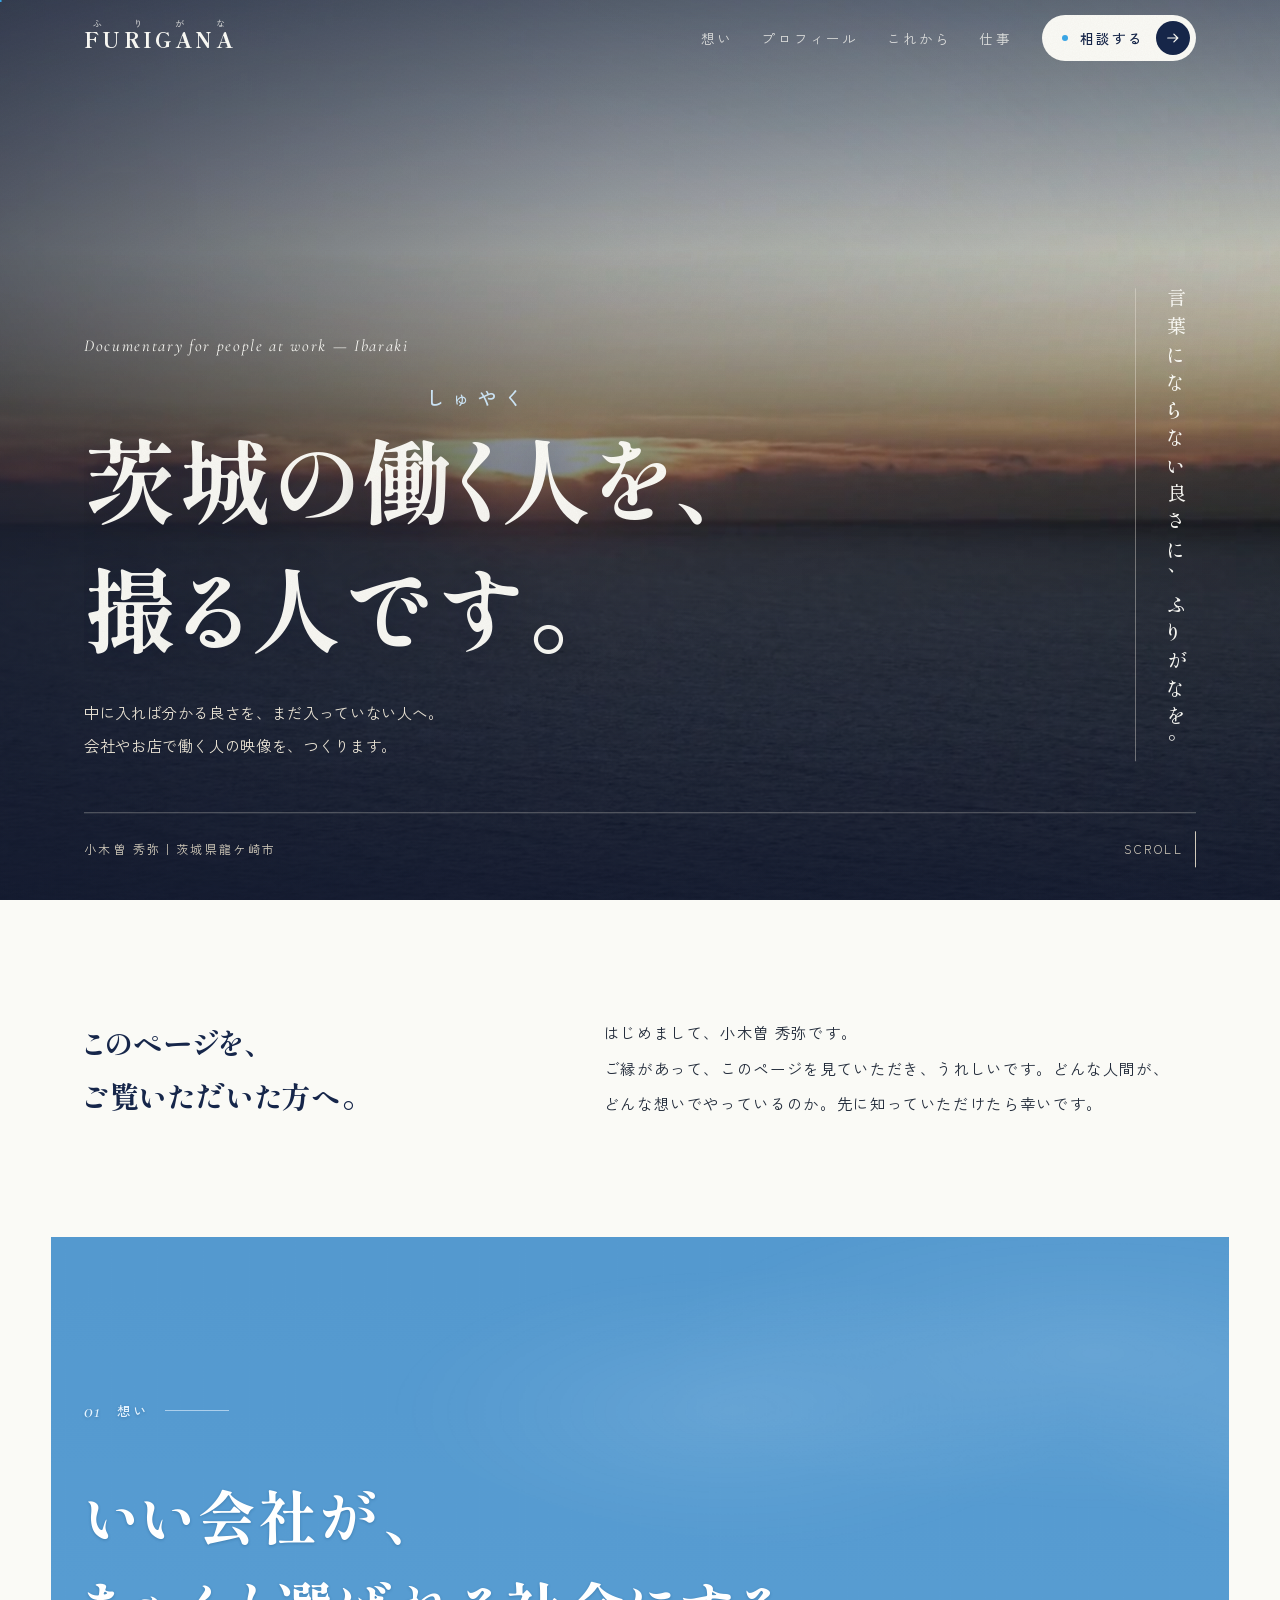
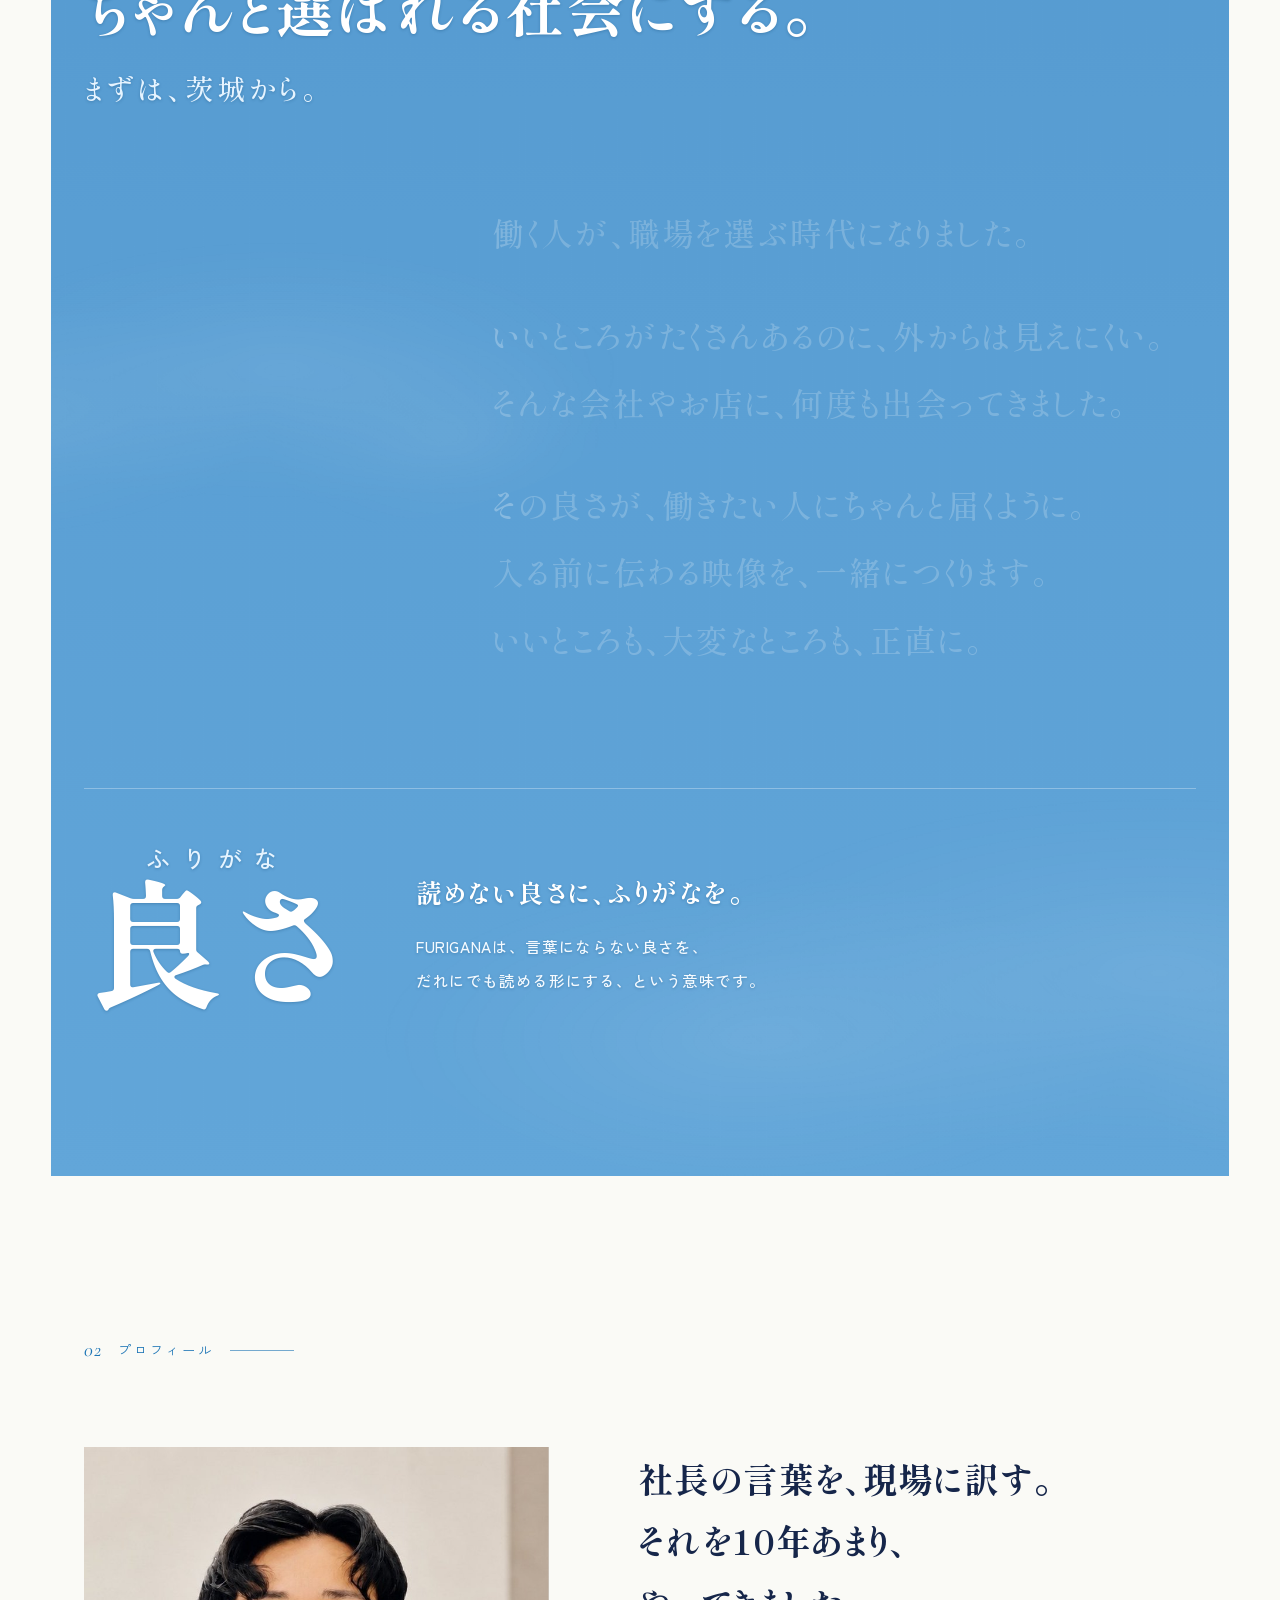
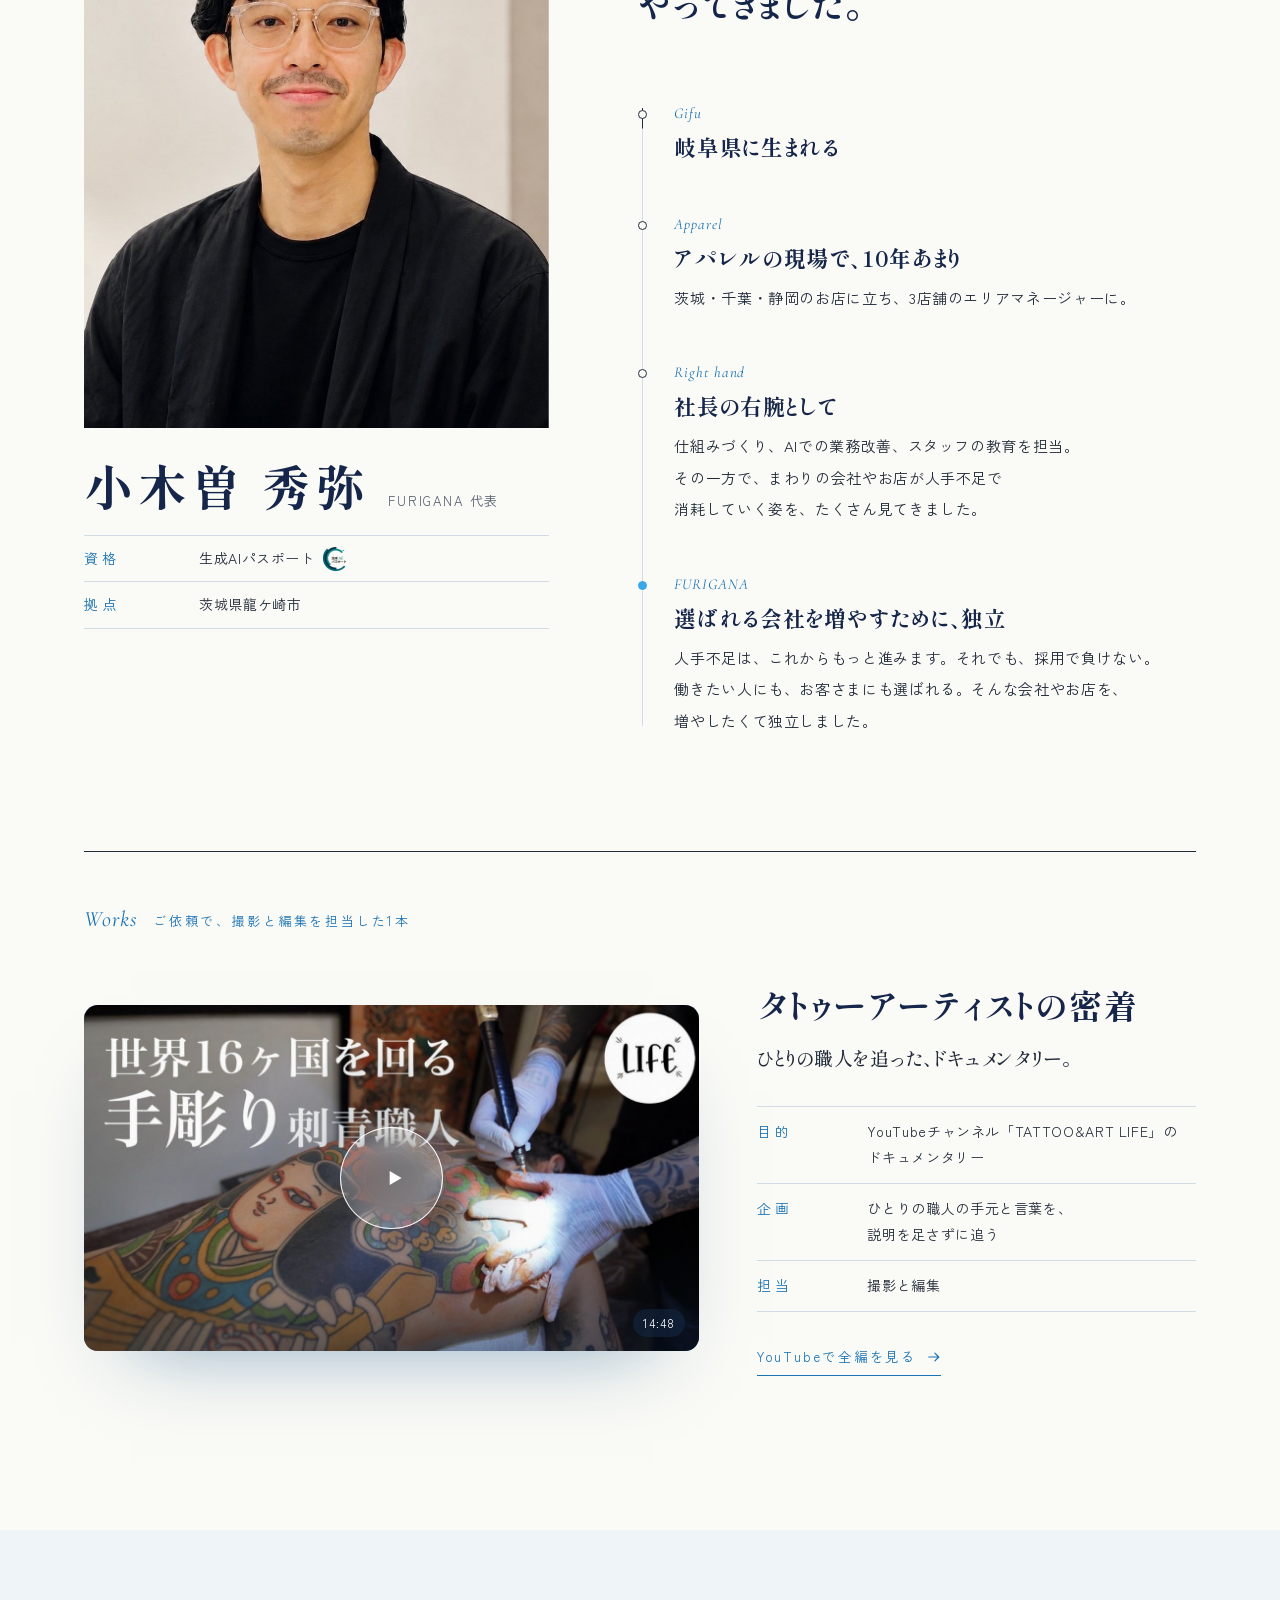
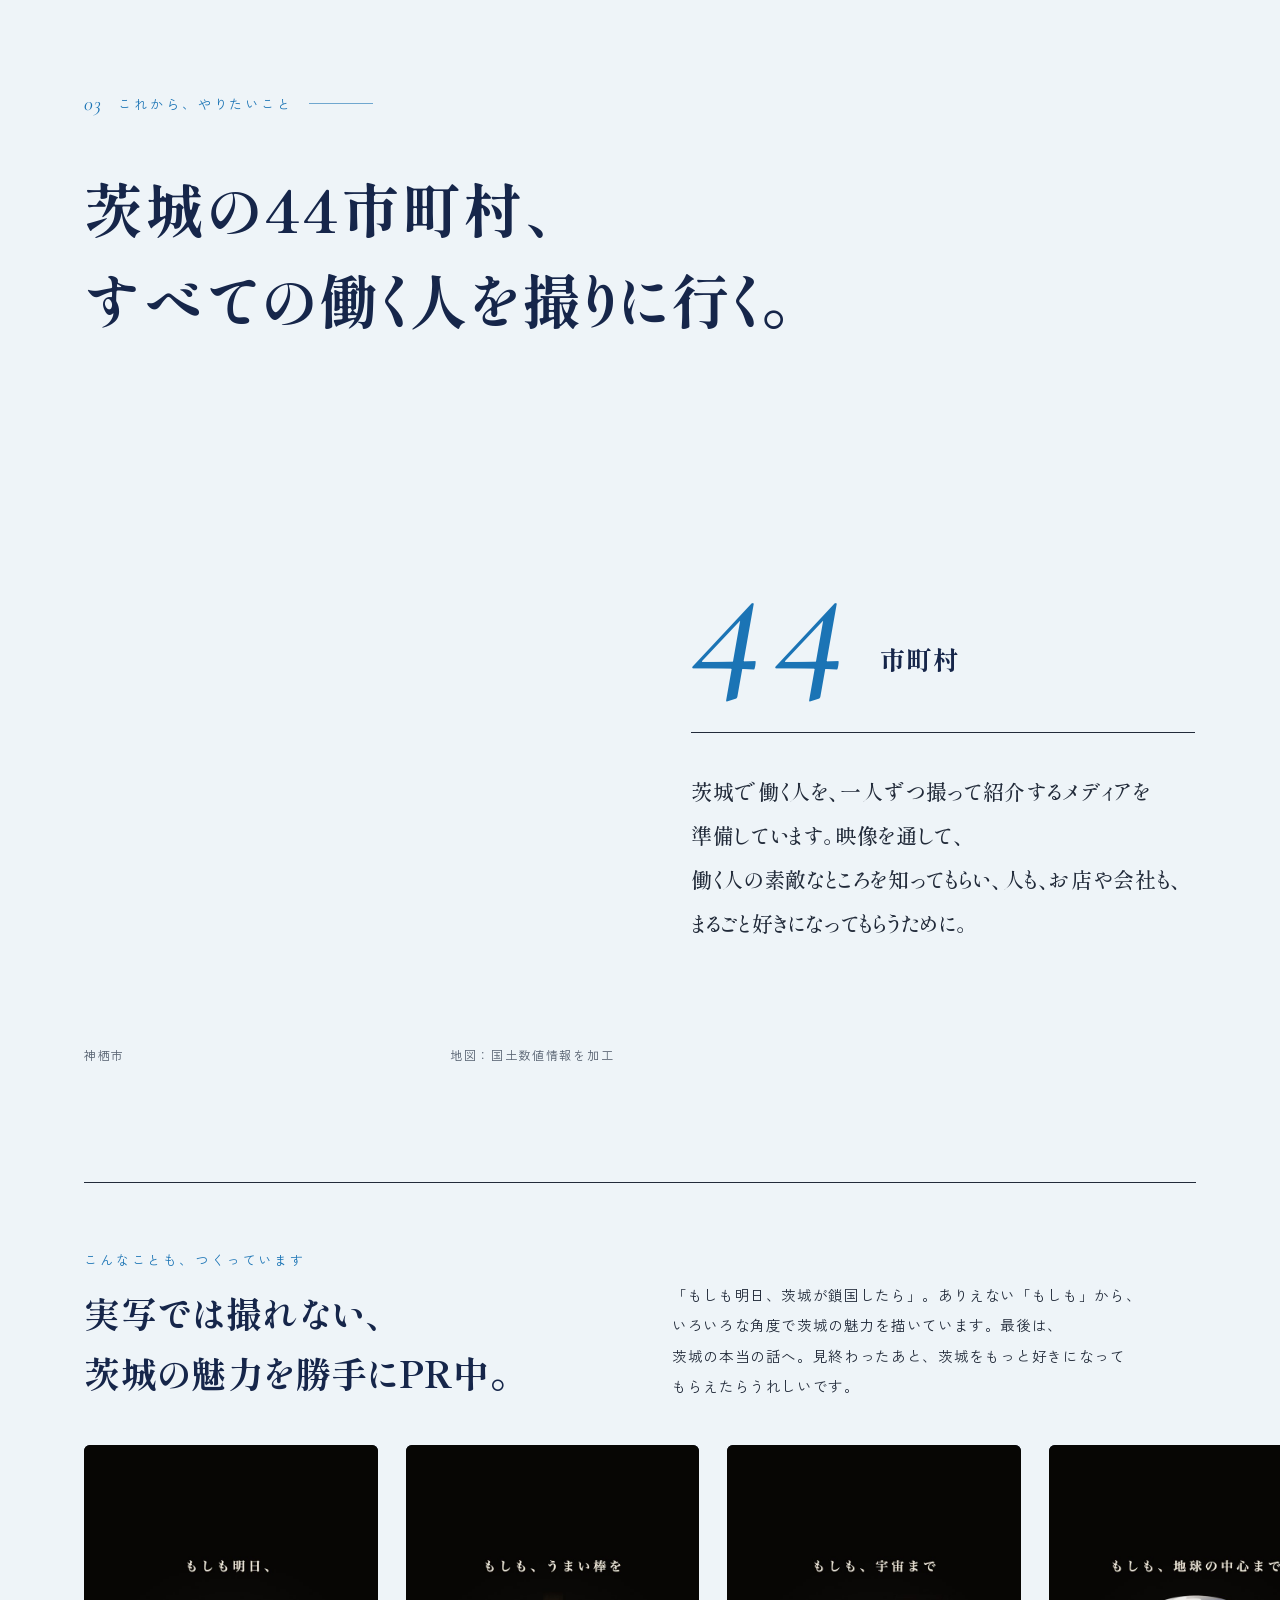
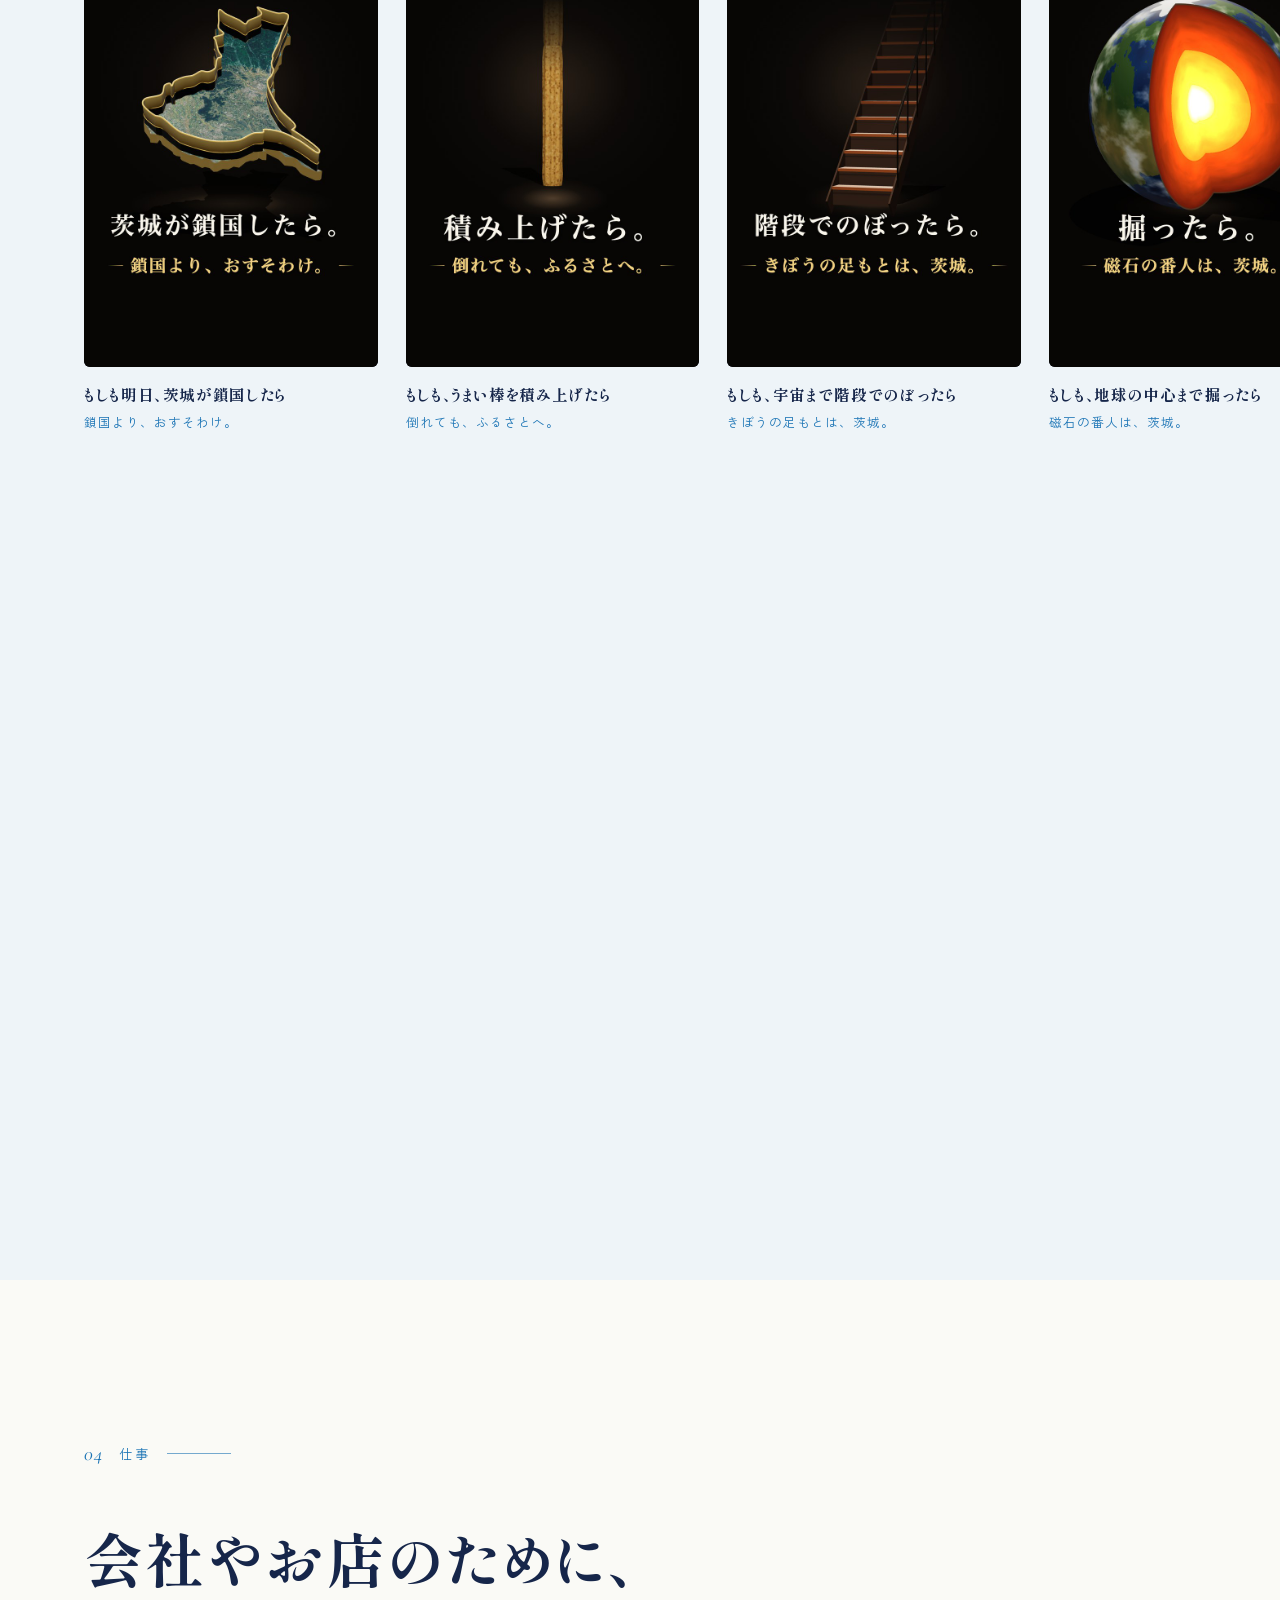
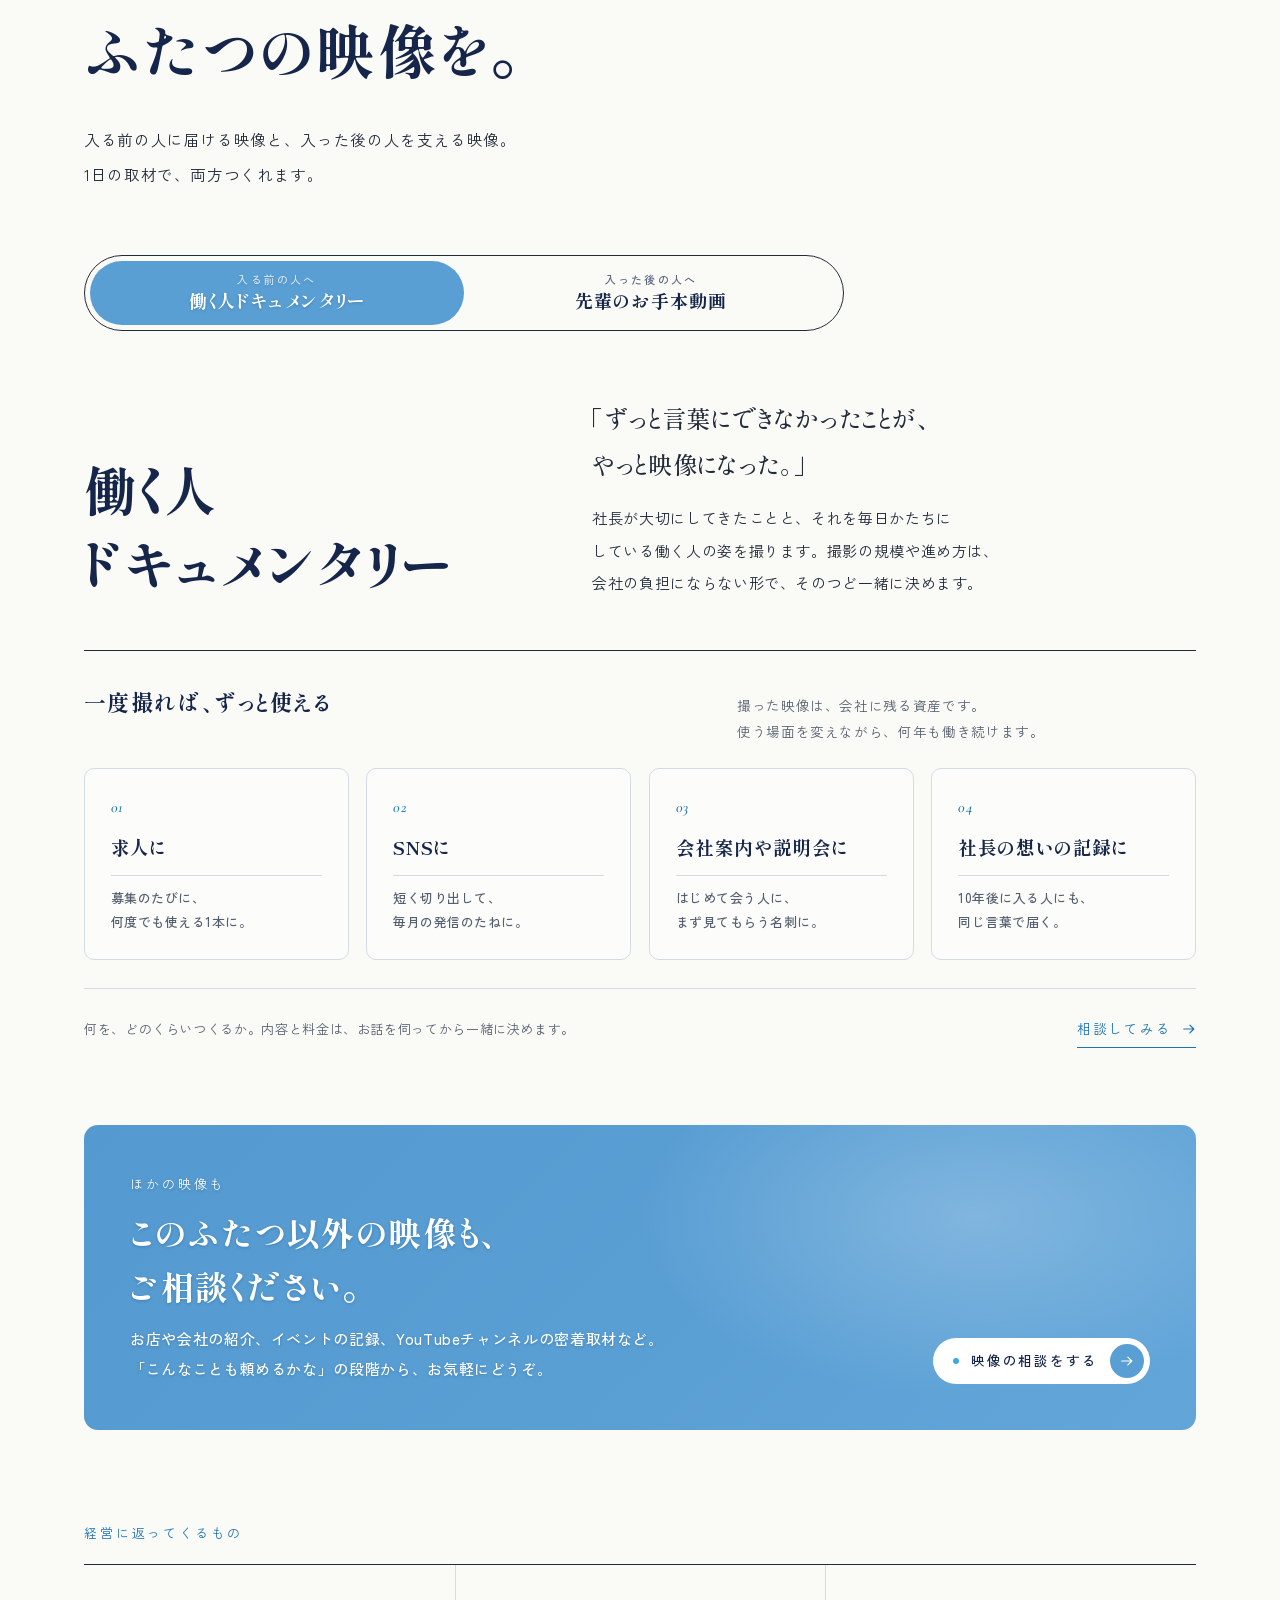
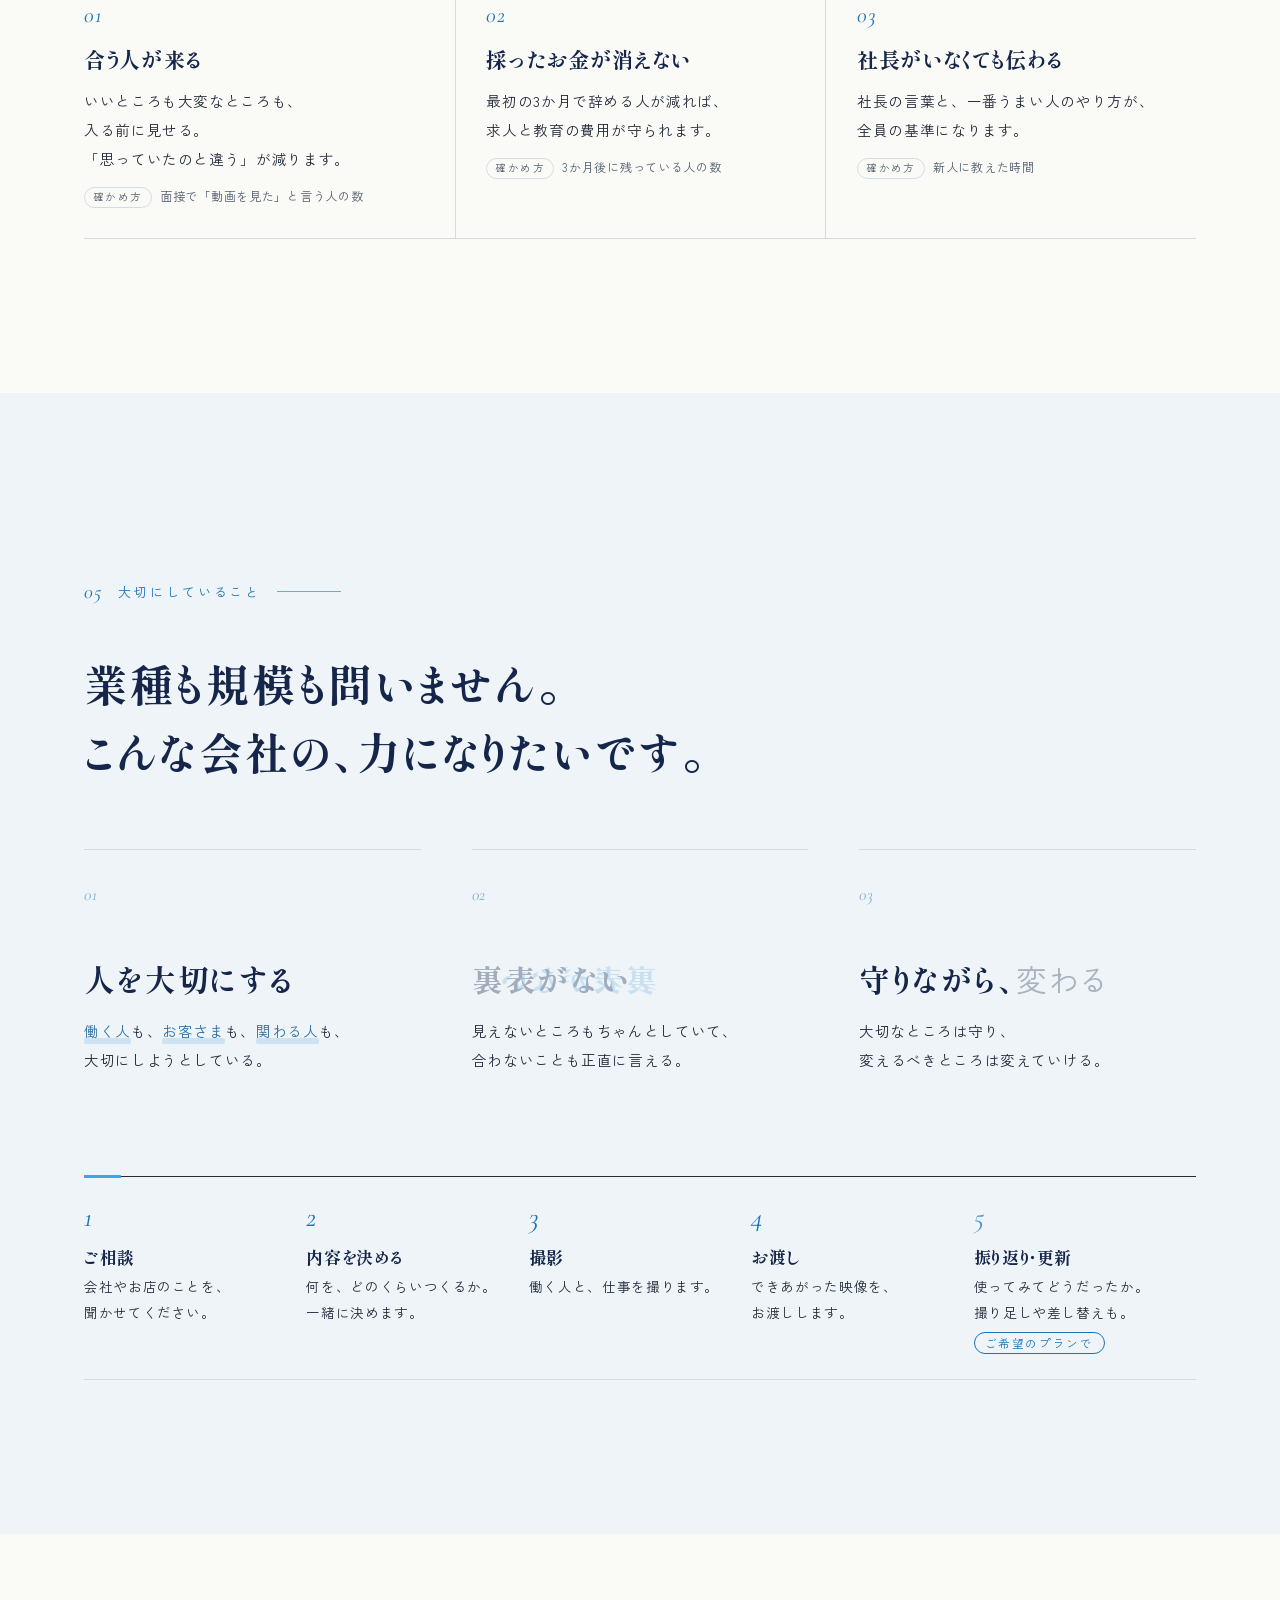
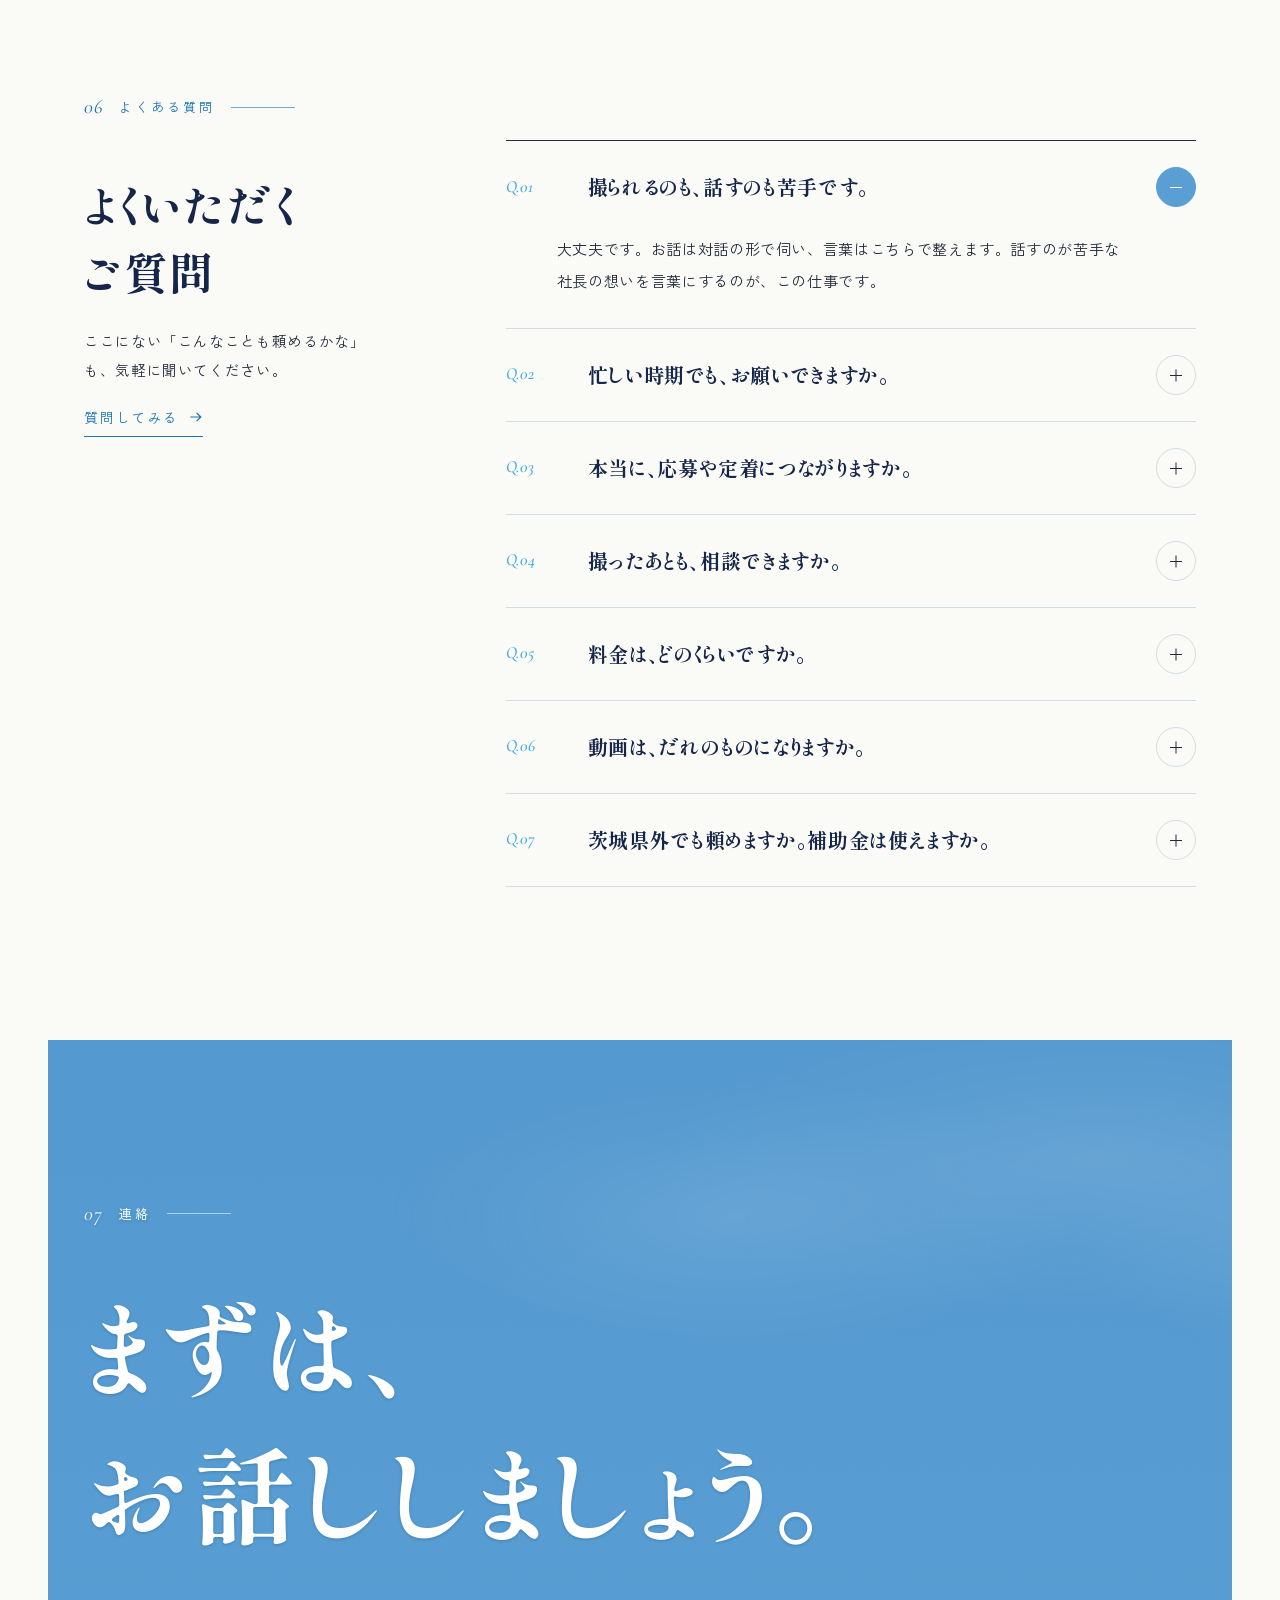
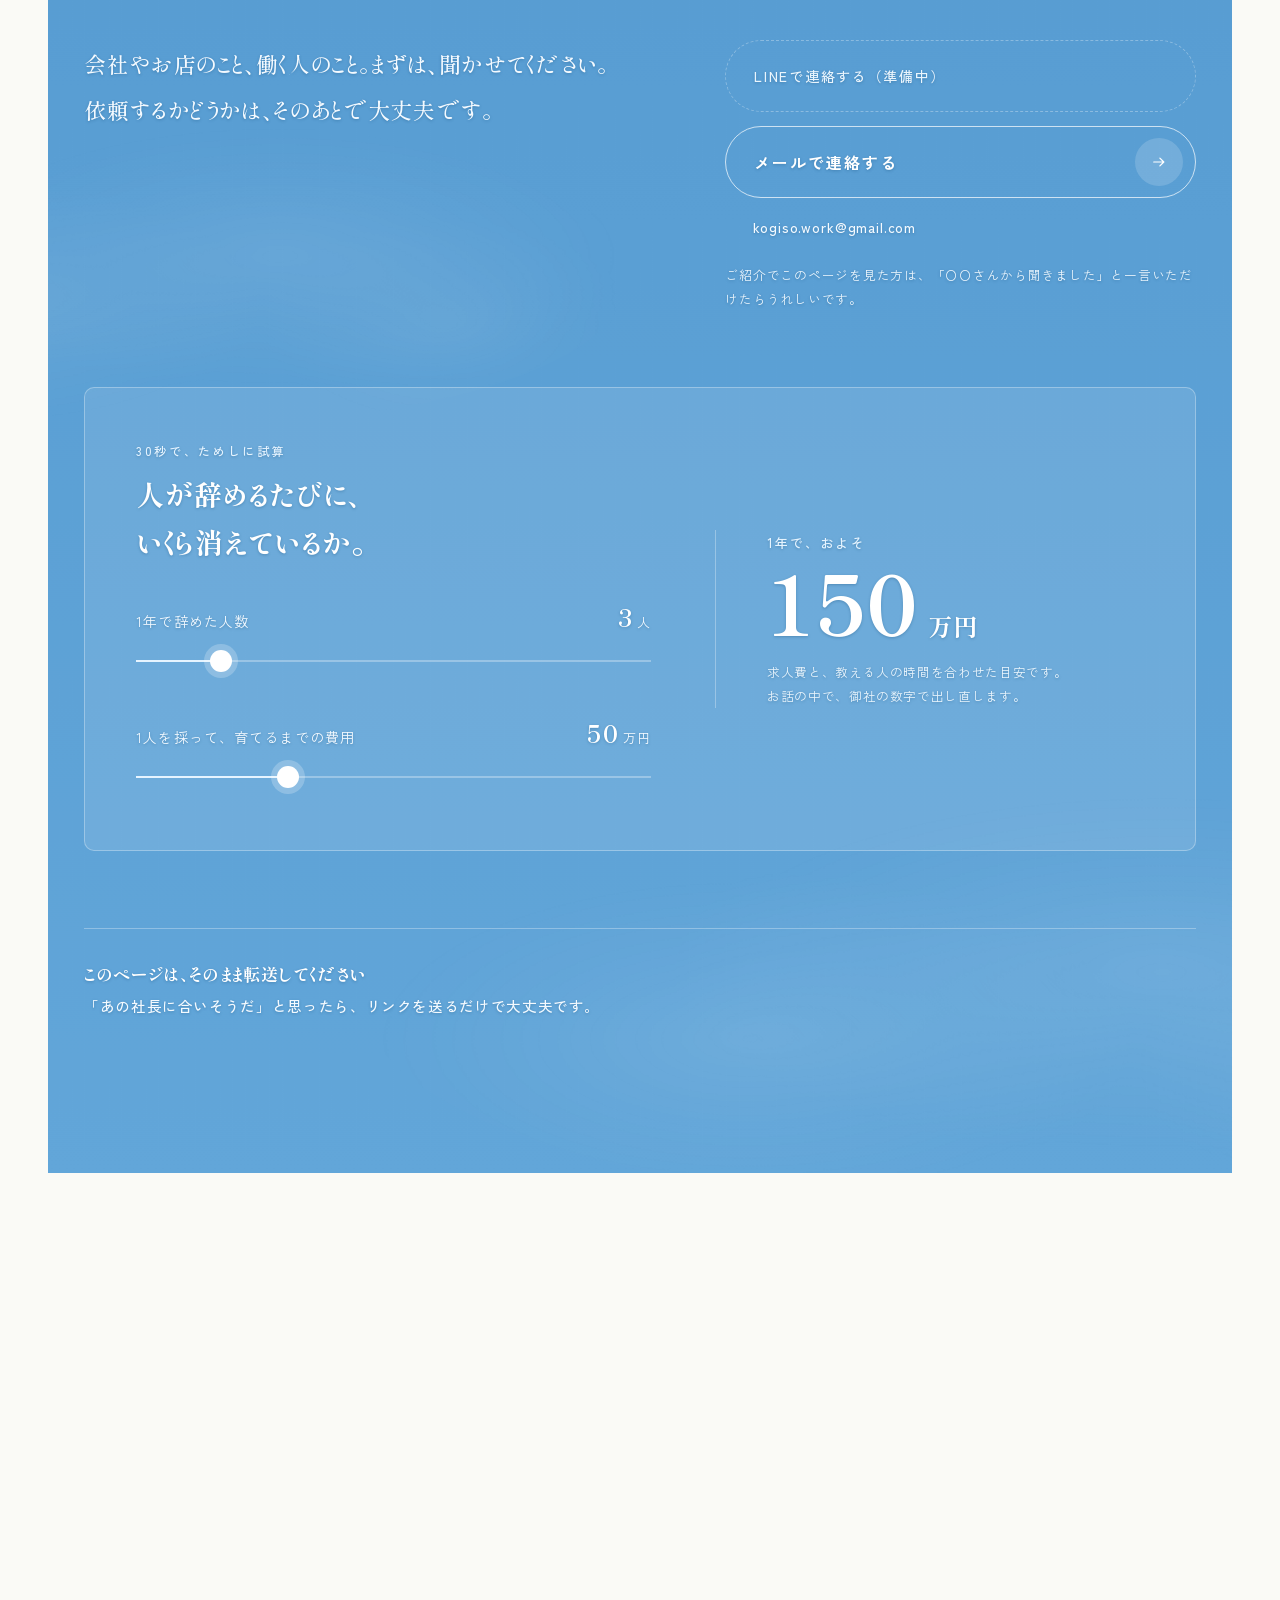
<file: index.html>
<!DOCTYPE html>
<html lang="ja"> <head><meta charset="utf-8"/><meta content="width=device-width, initial-scale=1, viewport-fit=cover" name="viewport"/><title>FURIGANA｜小木曽 秀弥　茨城の働く人を、撮る人です。</title><meta content="茨城県龍ケ崎市を拠点に、会社やお店で働く人の映像をつくります。働く人ドキュメンタリーと、新人のための先輩のお手本動画。いい会社が、ちゃんと選ばれる社会にする。まずは、茨城から。" name="description"/><meta content="FURIGANA｜茨城の働く人を、撮る人です。" property="og:title"/><meta content="言葉にならない良さに、ふりがなを。働く人ドキュメンタリーと、先輩のお手本動画。" property="og:description"/><meta content="website" property="og:type"/><meta content="https://furigana-lp.pages.dev/" property="og:url"/><meta content="summary_large_image" name="twitter:card"/><meta content="https://furigana-lp.pages.dev/images/ogp2.jpg" property="og:image"/><meta content="#5A9FD4" name="theme-color"/><link href="/apple-touch-icon.png" rel="icon" type="image/png"/><link href="/apple-touch-icon.png" rel="apple-touch-icon"/><link href="https://fonts.googleapis.com" rel="preconnect"/><link crossorigin="" href="https://fonts.gstatic.com" rel="preconnect"/><link href="https://fonts.googleapis.com/css2?family=Shippori+Mincho+B1:wght@500;700;800&amp;family=Zen+Kaku+Gothic+New:wght@400;500;700&amp;family=Cormorant+Garamond:ital,wght@0,500;1,500&amp;display=swap" rel="stylesheet"/><script>
  if (!window.matchMedia('(prefers-reduced-motion: reduce)').matches) {
    document.documentElement.classList.add('js-motion');
    // 万一スクリプトが動かなくても、ページが隠れたままにならないように
    setTimeout(function () { if (!window.__ready) document.documentElement.classList.remove('js-motion'); }, 5000);
  }
</script><style>:root{--paper:#fafaf6;--paper2:#eef4f8;--paper3:#e1eaf0;--ink:#222b3a;--sub:#55606f;--rule:#d3dce4;--indigo:#16264a;--indigoRule:#ffffff4d;--night:#131a30;--sky:#5a9fd4;--skyA:#5499cf;--skyB:#62a6d9;--sky2:#5197ce;--skyV:#3aa7e8;--onSoft:#f4faff;--onMute:#eaf5fd;--copper:#1b74b5;--copperL:#bfe3f8;--cream:#fafaf6;--mincho:"Shippori Mincho B1","Hiragino Mincho ProN","Yu Mincho",serif;--gothic:"Zen Kaku Gothic New","Hiragino Sans","Yu Gothic",sans-serif;--latin:"Cormorant Garamond",Georgia,serif;--pad:clamp(20px,5vw,64px);--ease:cubic-bezier(.2,.7,.2,1);--io:cubic-bezier(.76,0,.24,1)}*,:before,:after{box-sizing:border-box}html{-webkit-text-size-adjust:100%}html.lenis,html.lenis body{height:auto}.lenis.lenis-smooth{scroll-behavior:auto!important}.lenis.lenis-stopped{overflow:hidden}body{background:var(--paper);color:var(--ink);font-family:var(--gothic);letter-spacing:.04em;font-feature-settings:"palt" 1;-webkit-font-smoothing:antialiased;text-rendering:optimizelegibility;margin:0;font-size:16px;line-height:2;overflow-x:hidden}body:before{content:"";pointer-events:none;z-index:100;opacity:.3;mix-blend-mode:multiply;background-image:url("data:image/svg+xml,%3Csvg xmlns='http://www.w3.org/2000/svg' width='180' height='180'%3E%3Cfilter id='n'%3E%3CfeTurbulence type='fractalNoise' baseFrequency='.85' numOctaves='3' stitchTiles='stitch'/%3E%3CfeColorMatrix values='0 0 0 0 .35 0 0 0 0 .3 0 0 0 0 .2 0 0 0 .22 0'/%3E%3C/filter%3E%3Crect width='100%25' height='100%25' filter='url(%23n)'/%3E%3C/svg%3E");position:fixed;inset:0}a{color:inherit}img{max-width:100%;display:block}p{margin:0}h1,h2,h3,h4{font-weight:inherit;margin:0}button{font:inherit;color:inherit;cursor:pointer;background:0 0;border:0;padding:0}ruby rt{font-family:var(--gothic);color:var(--copper);letter-spacing:.2em;font-weight:500}::selection{background:var(--copperL);color:var(--indigo)}:focus-visible{outline:2px solid var(--copper);outline-offset:3px}.wrap{max-width:1240px;padding-inline:var(--pad);margin-inline:auto}.latin{font-family:var(--latin);letter-spacing:.04em;font-style:italic}.eyebrow{letter-spacing:.22em;color:var(--copper);align-items:center;gap:16px;font-size:13px;display:flex}.eyebrow:after{content:"";opacity:.6;background:currentColor;flex:0 0 64px;height:1px}.eyebrow .num{font-family:var(--latin);letter-spacing:.06em;font-size:20px;font-style:italic}.dark .eyebrow{color:var(--copperL)}.line{margin-top:-.18em;padding-top:.18em;display:block;overflow:hidden}.line>span{display:inline-block}.intro{z-index:200;color:#fff;pointer-events:none;justify-content:center;align-items:center;display:none;position:fixed;inset:0}.js-motion .intro{pointer-events:auto;display:flex}.intro-p{background:var(--sky);will-change:transform;height:50.5%;position:absolute;left:0;right:0}.intro-top{top:0}.intro-bot{bottom:0}.intro-logo{z-index:1;text-shadow:0 1px 3px #1446734d;flex-direction:column;align-items:center;display:flex;position:relative}.intro b{font-family:var(--mincho);letter-spacing:.22em;margin-right:-.22em;font-size:clamp(30px,4.4vw,52px);font-weight:800}.intro .im{vertical-align:bottom;padding-top:.1em;display:inline-block;overflow:hidden}.intro .im>span{display:inline-block}.js-motion .intro .im>span{transform:translateY(110%)}.js-motion .intro rt span{opacity:0}.js-motion .intro-tag{visibility:hidden}.intro rt{font-family:var(--gothic);letter-spacing:.9em;color:#fff;opacity:.95;font-size:.3em;font-weight:500}.intro rt span{display:inline-block}.intro-line{background:#ffffff47;width:clamp(140px,16vw,220px);height:1px;margin-top:22px;display:block;overflow:hidden}.intro-line i{transform-origin:0;background:#fff;height:100%;display:block;transform:scaleX(0)}.intro-tag{font-family:var(--mincho);letter-spacing:.24em;margin-top:18px;font-size:clamp(13px,1.2vw,15px);font-weight:500}.intro-tag span{display:inline-block}.dark,.menu,.intro,.recommend,.card.is-pick,footer{--cream:#fff;--copper:#e6f4ff;--copperL:#e6f4ff}.wb{display:inline-block}:lang(ja) p,:lang(ja) h1,:lang(ja) h2,:lang(ja) h3,:lang(ja) h4,:lang(ja) dd,:lang(ja) li,:lang(ja) figcaption,:lang(ja) .tab,:lang(ja) .card em,:lang(ja) .card b,:lang(ja) summary{word-break:keep-all;text-wrap:pretty;overflow-wrap:anywhere;line-break:strict}.cursor{will-change:transform;z-index:150;pointer-events:none;background:var(--skyV);min-width:10px;height:10px;color:var(--indigo);letter-spacing:.14em;white-space:nowrap;transition:height .35s var(--ease),min-width .35s var(--ease),padding .35s var(--ease),background .35s,opacity .3s;opacity:0;border-radius:999px;justify-content:center;align-items:center;font-size:12px;font-weight:500;display:none;position:fixed;top:0;left:0;transform:translate(-50%,-50%)}.cursor.on{opacity:1}.cursor:not(.is-link):not(.has-label){box-shadow:0 0 0 2px #ffffffd9}.cursor.is-link{background:#3aa7e833;border:1px solid #ffffffb3;min-width:44px;height:44px}.cursor.has-label{background:var(--cream);height:38px;padding:0 16px;box-shadow:0 6px 24px #131a3038}@media (hover:hover) and (pointer:fine){.js-motion .cursor{display:flex}}.progress{z-index:60;background:var(--skyV);transform-origin:0;height:2px;position:fixed;top:0;left:0;right:0;transform:scaleX(0)}.nav{z-index:50;color:var(--cream);border-bottom:1px solid #0000;transition:background .5s,color .5s,border-color .5s;position:fixed;top:0;left:0;right:0}.nav.is-scrolled{color:var(--indigo);background:#fafaf6f5;border-bottom-color:#d3dce4cc}.nav.menu-open{color:#fff;-webkit-backdrop-filter:none;background:0 0;border-bottom-color:#0000}.nav .wrap{justify-content:space-between;align-items:center;gap:16px;height:76px;display:flex}.brand{align-items:baseline;text-decoration:none;display:flex}.brand b{font-family:var(--mincho);letter-spacing:.16em;font-size:21px;font-weight:800;line-height:1.6}.brand rt{color:currentColor;opacity:.7;font-size:9px}.nav-r{align-items:center;gap:clamp(20px,2.4vw,36px);display:flex}.nav ul{letter-spacing:.16em;align-items:center;gap:clamp(20px,2.2vw,32px);margin:0;padding:0;font-size:13.5px;list-style:none;display:flex}.nav ul a{opacity:.82;padding:8px 0;text-decoration:none;transition:opacity .3s;position:relative}.nav ul a:hover,.nav ul a.is-active{opacity:1}.nav ul a:after{content:"";transform-origin:100%;height:1px;transition:transform .5s var(--ease);background:currentColor;position:absolute;bottom:2px;left:0;right:0;transform:scaleX(0)}.nav ul a:hover:after,.nav ul a.is-active:after{transform-origin:0;transform:scaleX(1)}.pill{letter-spacing:.14em;white-space:nowrap;background:var(--cream);height:46px;color:var(--indigo);transition:background .4s,color .4s,transform .4s var(--ease);border-radius:999px;align-items:center;gap:12px;padding:0 6px 0 20px;font-size:13.5px;font-weight:500;text-decoration:none;display:inline-flex}.pill .dot{background:var(--skyV);border-radius:50%;width:6px;height:6px;animation:2.4s ease-out infinite dot;box-shadow:0 0 #3aa7e880}@keyframes dot{0%{box-shadow:0 0 #3aa7e88c}70%,to{box-shadow:0 0 0 9px #3aa7e800}}.pill .arr{background:var(--indigo);width:34px;height:34px;color:var(--cream);border-radius:50%;place-items:center;transition:background .4s,color .4s;display:grid;overflow:hidden}.pill .arr svg{transition:transform .5s var(--ease)}.pill:hover .arr svg{transform:translate(3px)}.pill:hover{background:var(--copperL)}.nav.is-scrolled:not(.menu-open) .pill{background:var(--sky);color:#fff}.nav.is-scrolled:not(.menu-open) .pill .arr{color:var(--sky);background:#fff}.nav.is-scrolled:not(.menu-open) .pill .dot{background:#fff}.nav.is-scrolled:not(.menu-open) .pill:hover{background:var(--sky2)}.menu-btn{opacity:.9;border:1px solid;border-radius:50%;width:46px;height:46px;display:none;position:relative}.menu-btn i{height:1px;transition:transform .5s var(--ease),top .5s var(--ease);background:currentColor;position:absolute;left:14px;right:14px}.menu-btn i:first-child{top:19px}.menu-btn i:last-child{top:26px}.menu-open .menu-btn i:first-child{top:22px;transform:rotate(45deg)}.menu-open .menu-btn i:last-child{top:22px;transform:rotate(-45deg)}.menu{z-index:49;background:var(--sky);color:var(--cream);padding:96px var(--pad) 40px;clip-path:inset(0 0 100%);visibility:hidden;transition:clip-path .8s var(--io),visibility 0s .8s;flex-direction:column;justify-content:center;display:flex;position:fixed;inset:0}.menu.is-open{clip-path:inset(0);visibility:visible;transition:clip-path .8s var(--io)}.menu a{border-bottom:1px solid var(--indigoRule);font-family:var(--mincho);letter-spacing:.1em;opacity:0;transition:opacity .6s,transform .8s var(--ease);align-items:baseline;gap:18px;padding:14px 0;font-size:30px;font-weight:700;text-decoration:none;display:flex;transform:translateY(18px)}.menu.is-open a{opacity:1;transform:none}.menu a:first-child{transition-delay:.25s}.menu a:nth-child(2){transition-delay:.31s}.menu a:nth-child(3){transition-delay:.37s}.menu a:nth-child(4){transition-delay:.43s}.menu a:nth-child(5){transition-delay:.49s}.menu a .latin{color:var(--copperL);font-size:16px;font-weight:500}.menu p{letter-spacing:.2em;color:var(--onMute);margin-top:32px;font-size:12.5px}@media (width<=860px){.nav ul{display:none}.menu-btn{flex:0 0 42px;width:42px;height:42px;display:block}.menu-btn i{left:13px;right:13px}.menu-btn i:first-child{top:17px}.menu-btn i:last-child{top:24px}.menu-open .menu-btn i:first-child,.menu-open .menu-btn i:last-child{top:20px}.nav .wrap{height:68px}.nav-r{gap:10px}.nav .pill{gap:10px;height:42px;padding:0 5px 0 16px;font-size:13px}.nav .pill .arr{width:32px;height:32px}.brand b{font-size:19px}}@media (width<=430px){.nav .pill .dot{display:none}}.hero{height:100svh;min-height:600px;max-height:1100px;color:var(--cream);background:var(--night);align-items:flex-end;display:flex;position:relative;overflow:hidden}.hero-media{will-change:transform;position:absolute;inset:0}.hero-media video{object-fit:cover;width:100%;height:100%;position:absolute;inset:0}.hero:after{content:"";pointer-events:none;background:linear-gradient(90deg,#131a309e 0%,#131a3047 48%,#131a300d 100%),linear-gradient(#131a308c 0%,#131a301a 28%,#131a304d 58%,#131a30e6 100%);position:absolute;inset:0}.hero-inner{z-index:2;width:100%;padding-bottom:clamp(20px,3vw,32px);position:relative}.hero-grid{grid-template-columns:minmax(0,1fr) auto;align-items:end;gap:clamp(32px,6vw,96px);display:grid}.hero-kicker{font-family:var(--latin);color:var(--cream);opacity:.92;letter-spacing:.1em;font-size:clamp(15px,1.3vw,18px);font-style:italic}.hero h1{font-family:var(--mincho);letter-spacing:.03em;text-shadow:0 2px 40px #131a3059;margin-top:clamp(14px,1.6vw,22px);font-size:clamp(40px,7.2vw,108px);font-weight:700;line-height:1.4}.hero h1 rt{letter-spacing:.42em;color:#cfe8fa;font-size:.2em}.hero-lead{color:#ede7d9;max-width:30em;margin-top:clamp(18px,2vw,28px);font-size:clamp(15px,1.2vw,17px);line-height:2.1}.hero-v{writing-mode:vertical-rl;font-family:var(--mincho);letter-spacing:.46em;border-left:1px solid #f3eee366;padding-left:22px;font-size:clamp(17px,1.5vw,21px);font-weight:500;line-height:2}.hero-foot{letter-spacing:.2em;color:#d9d2c2;border-top:1px solid #f3eee359;justify-content:space-between;align-items:center;gap:16px;margin-top:clamp(28px,4vw,52px);padding-top:18px;font-size:12px;display:flex}.scroll-cue{align-items:center;gap:12px;display:flex}.scroll-cue i{transform-origin:top;width:1px;height:36px;animation:cue 2.4s var(--ease) infinite;background:currentColor;display:block}@keyframes cue{0%{transform:scaleY(0)}45%{transform-origin:top;transform:scaleY(1)}55%{transform-origin:bottom;transform:scaleY(1)}to{transform-origin:bottom;transform:scaleY(0)}}@media (width<=760px){.hero-grid{grid-template-columns:1fr}.hero-v{display:none}.hero h1{line-height:1.5}}@media (width<=380px){.hero h1{font-size:9.4vw}}.hero h1 .line>span{white-space:nowrap}.referral{grid-template-columns:minmax(0,1fr) minmax(0,1.3fr);align-items:center;gap:clamp(20px,5vw,80px);padding-block:clamp(72px,9vw,128px);display:grid}.referral h2{font-family:var(--mincho);color:var(--indigo);font-size:clamp(22px,2.3vw,30px);font-weight:700;line-height:1.8}.referral p{font-size:15.5px;line-height:2.3}@media (width<=760px){.referral{grid-template-columns:1fr}}.from{letter-spacing:.16em;color:var(--copper);align-items:center;gap:10px;margin-bottom:14px;font-size:13px;display:inline-flex}.from:before{content:"";background:currentColor;width:28px;height:1px}.from[hidden]{display:none}.sec{padding-block:clamp(96px,12vw,176px)}.dark{background:var(--paper);color:var(--onSoft);position:relative;overflow:hidden}.dark>.sky-fx{background:linear-gradient(180deg,var(--skyA) 0%,var(--sky) 45%,var(--skyB) 100%);transform-origin:50% 0;backface-visibility:hidden}.js-motion main .dark>.sky-fx{will-change:transform}.dark>.wrap{z-index:1;position:relative}.dark,.menu,.recommend,.card.is-pick,footer,.tab.is-on,.nav.is-scrolled:not(.menu-open) .pill{text-shadow:0 1px 3px #14467352}.omoi-body{text-shadow:none}.dark p,.dark li,footer p,.card.is-pick li,.recommend p{font-weight:500}.dark .primary,.recommend .pill,.card .pick{text-shadow:none}.sky-fx{pointer-events:none;z-index:0;position:absolute;inset:0;overflow:hidden}.sky-fx i{will-change:transform;display:block;position:absolute}.sky-fx i:before{content:"";opacity:.5;will-change:transform;background:radial-gradient(closest-side at 30% 60%,#fff3,#ffffff12 55%,#0000 100%),radial-gradient(closest-side at 62% 44%,#ffffff38,#ffffff14 55%,#0000 100%),radial-gradient(closest-side at 80% 66%,#ffffff24,#ffffff0d 55%,#0000 100%);border-radius:50%;position:absolute;inset:-20%}.sky-fx i:first-child{width:min(70vw,900px);height:260px;top:4%;right:-12%}.sky-fx i:nth-child(2){width:min(60vw,720px);height:220px;top:46%;left:-18%}.sky-fx i:nth-child(3){width:min(80vw,1000px);height:300px;bottom:-6%;right:-20%}.sky-fx i:first-child:before{animation:90s linear infinite alternate drift}.sky-fx i:nth-child(2):before{opacity:.38;animation:120s linear infinite alternate-reverse drift}.sky-fx i:nth-child(3):before{opacity:.42;animation:150s linear infinite alternate drift}.sky-fx b{opacity:0;will-change:transform;background:radial-gradient(closest-side,#ffffff21,#0000 100%);border-radius:50%;width:560px;height:560px;margin:-280px 0 0 -280px;transition:opacity .6s;position:absolute;top:0;left:0}.sky-fx.lit b{opacity:1}@keyframes drift{0%{transform:translate(-6%)}to{transform:translate(10%)}}@media (prefers-reduced-motion:reduce){.sky-fx i:before{animation:none}}.tone{background:var(--paper2)}.h2{font-family:var(--mincho);letter-spacing:.04em;color:var(--indigo);margin-top:clamp(28px,3vw,40px);font-size:clamp(30px,4.6vw,64px);font-weight:700;line-height:1.55}.h2.m{font-size:clamp(26px,3.4vw,44px)}.dark .h2{color:var(--cream)}.h2 .sub{color:var(--copper);letter-spacing:.14em;margin-top:.5em;font-size:.48em;font-weight:500;display:block}.dark .h2 .sub{color:var(--copperL)}.lead{max-width:34em;margin-top:28px;font-size:15.5px;line-height:2.2}.omoi-body{max-width:22em;font-family:var(--mincho);letter-spacing:.06em;color:var(--cream);margin-top:clamp(56px,7vw,104px);margin-left:auto;font-size:clamp(20px,2.5vw,34px);font-weight:500;line-height:2.1}.omoi-body p+p{margin-top:1.1em}.furigana-demo{border-top:1px solid var(--indigoRule);grid-template-columns:auto minmax(0,1fr);align-items:center;gap:clamp(24px,5vw,80px);margin-top:clamp(72px,9vw,136px);padding-top:clamp(36px,4vw,56px);display:grid}.furigana-demo .big{font-family:var(--mincho);color:var(--cream);letter-spacing:.06em;font-size:clamp(72px,11vw,168px);font-weight:700;line-height:1.2}.furigana-demo .big rt{color:var(--copperL);letter-spacing:.5em;font-size:.17em}.furigana-demo p{max-width:28em;font-size:15.5px;line-height:2.2}.furigana-demo strong{font-family:var(--mincho);color:var(--cream);letter-spacing:.08em;margin-bottom:12px;font-size:clamp(20px,2vw,26px);font-weight:700;display:block}@media (width<=700px){.furigana-demo{grid-template-columns:1fr}.omoi-body{margin-left:0}}.kogiso-grid{grid-template-columns:minmax(0,5fr) minmax(0,6fr);align-items:start;gap:clamp(40px,7vw,120px);margin-top:clamp(48px,6vw,80px);display:grid}.kogiso-side{position:sticky;top:112px}.portrait{aspect-ratio:4/5;background:var(--paper3);margin:0;position:relative;overflow:hidden}.portrait img{object-fit:cover;width:100%;height:100%;position:absolute;inset:0}.js-motion .portrait{clip-path:inset(0 0 100%)}.name{flex-wrap:wrap;align-items:baseline;gap:18px;margin-top:26px;display:flex}.name b{font-family:var(--mincho);letter-spacing:.1em;color:var(--indigo);font-size:clamp(34px,3.8vw,50px);font-weight:800;line-height:1.3}.name span{color:var(--sub);letter-spacing:.14em;font-size:13px}.creds{border-top:1px solid var(--rule);margin:18px 0 0}.creds div{border-bottom:1px solid var(--rule);grid-template-columns:4.5em minmax(0,1fr);gap:12px;padding:10px 0;font-size:14px;line-height:1.8;display:grid}.creds dt{color:var(--copper);letter-spacing:.3em}.creds div:has(.cred-pass){align-items:center}.cred-pass{align-items:center;gap:8px;display:flex}.cred-pass img{flex:none;width:auto;height:1.7em}.kogiso-lead{font-family:var(--mincho);color:var(--indigo);font-size:clamp(24px,2.7vw,36px);font-weight:700;line-height:1.8}.timeline{margin:clamp(40px,5vw,64px) 0 0;padding:0 0 0 36px;list-style:none;position:relative}.timeline .track{background:var(--rule);width:1px;position:absolute;top:10px;bottom:10px;left:4px}.timeline .fill{background:var(--ink);transform-origin:top;width:1px;position:absolute;top:10px;bottom:10px;left:4px}.timeline li{padding-bottom:clamp(30px,3.6vw,44px);position:relative}.timeline li:last-child{padding-bottom:0}.timeline li:before{content:"";background:var(--paper);border:1px solid var(--ink);border-radius:50%;width:9px;height:9px;position:absolute;top:12px;left:-36px}.timeline li.now:before{background:var(--skyV);border-color:var(--skyV)}.timeline .when{font-family:var(--latin);color:var(--copper);letter-spacing:.06em;font-size:15px;font-style:italic}.timeline h3{font-family:var(--mincho);color:var(--indigo);font-size:clamp(19px,1.7vw,22px);font-weight:700;line-height:1.7}.timeline p:not(.when){margin-top:6px;font-size:15px;line-height:2.1}@media (width<=860px){.kogiso-grid{grid-template-columns:1fr}.kogiso-side{position:static}.portrait{max-width:440px}}.ima-grid{grid-template-columns:minmax(0,1.05fr) minmax(0,1fr);align-items:center;gap:clamp(40px,6vw,104px);margin-top:clamp(48px,6vw,80px);display:grid}.map-wrap{-webkit-user-select:none;user-select:none;-webkit-touch-callout:none;-webkit-tap-highlight-color:transparent;position:relative}@media (hover:none){.map-wrap svg,.map-wrap .map3d{pointer-events:none}}.map-wrap svg{width:100%;height:auto;display:block;overflow:visible}.map-wrap .map3d{touch-action:pan-y;-webkit-tap-highlight-color:transparent;display:block;position:absolute;top:0;left:0}.map-wrap.is-3d svg{visibility:hidden}.map-wrap .city{fill:#1d284706;stroke:var(--ink);stroke-width:.6px;stroke-linejoin:round;transition:fill .4s}.map-wrap .city:hover{fill:#3aa7e829}.map-wrap .home{fill:#3aa7e83d;stroke:var(--copper);stroke-width:1.1px}.home-key{vertical-align:-1px;border:1px solid var(--copper);background:#3aa7e859;width:10px;height:10px;margin-right:8px;display:inline-block}.map-caption{letter-spacing:.14em;color:var(--sub);flex-wrap:wrap;justify-content:space-between;gap:4px 16px;margin-top:16px;font-size:12px;display:flex}.big44{color:var(--indigo);align-items:baseline;gap:14px;display:flex}.big44 b{font-family:var(--latin);color:var(--copper);font-variant-numeric:tabular-nums;min-width:1.05em;font-size:clamp(104px,13vw,184px);font-style:italic;font-weight:500;line-height:.9}.big44 span{font-family:var(--mincho);font-size:clamp(20px,2vw,26px);font-weight:700}.ima-lead{border-top:1px solid var(--ink);font-family:var(--mincho);max-width:24em;margin-top:clamp(24px,3vw,40px);padding-top:clamp(24px,3vw,36px);font-size:clamp(17px,1.7vw,21px);font-weight:500;line-height:2.1}.acts{border-top:1px solid var(--ink);margin:clamp(32px,4vw,48px) 0 0;padding:0;list-style:none}.acts li{border-bottom:1px solid var(--rule);grid-template-columns:52px minmax(0,1fr);gap:6px 16px;padding:24px 0;display:grid}.acts .n{font-family:var(--latin);color:var(--copper);font-size:22px;font-style:italic;line-height:1.6}.acts h3{font-family:var(--mincho);color:var(--indigo);font-size:19px;font-weight:700;line-height:1.7}.acts p{grid-column:2;font-size:14.5px;line-height:2}.acts .tag{letter-spacing:.18em;color:var(--copper);border:1px solid;border-radius:999px;grid-column:2;justify-self:start;margin-top:4px;padding:1px 12px;font-size:11.5px;text-decoration:none}@media (width<=900px){.ima-grid{grid-template-columns:1fr}}.ig{border-top:1px solid var(--ink);margin-top:clamp(80px,9vw,136px);padding-top:clamp(40px,5vw,64px)}.ig-head{grid-template-columns:minmax(0,1fr) minmax(0,1fr);align-items:end;gap:20px clamp(32px,5vw,80px);display:grid}.ig-k{letter-spacing:.22em;color:var(--copper);font-size:13px}.ig-head h3{font-family:var(--mincho);color:var(--indigo);margin-top:10px;font-size:clamp(24px,2.8vw,36px);font-weight:700;line-height:1.65}.ig-d{font-size:14.5px;line-height:2.1}.ig-row{grid-template-columns:repeat(4,minmax(0,1fr));gap:clamp(12px,1.8vw,24px);margin-top:clamp(28px,3.4vw,44px);display:grid}.ig-card{color:inherit;text-decoration:none;display:block}.ig-img{aspect-ratio:9/16;background:var(--night);border-radius:6px;display:block;position:relative;overflow:hidden}.ig-img img,.ig-img video{object-fit:cover;width:100%;height:100%;transition:transform 1.4s var(--ease),opacity .8s;position:absolute;inset:0}.ig-img video{opacity:0}.ig-img video.on{opacity:1}.ig-card:hover .ig-img img,.ig-card:hover .ig-img video{transform:scale(1.05)}.ig-t{font-family:var(--mincho);color:var(--indigo);margin-top:14px;font-size:15.5px;font-weight:700;line-height:1.7;display:block}.ig-s{letter-spacing:.08em;color:var(--copper);margin-top:2px;font-size:12.5px;display:block}.ig-more{text-align:right;margin-top:28px}.tlink{letter-spacing:.14em;color:var(--copper);transition:background-size .5s var(--ease);background:linear-gradient(currentColor,currentColor) 0 100%/100% 1px no-repeat;align-items:center;gap:10px;padding:6px 0;font-size:13.5px;text-decoration:none;display:inline-flex}.tlink:hover{background-position:100% 100%;background-size:0 1px}.tlink svg{transition:transform .5s var(--ease)}.tlink:hover svg{transform:translate(4px)}@media (width<=760px){.ig-head{grid-template-columns:1fr}.ig-row{margin-inline:calc(var(--pad) * -1);padding-inline:var(--pad);scroll-snap-type:x mandatory;scroll-padding-inline:var(--pad);-webkit-overflow-scrolling:touch;scrollbar-width:none;gap:14px;display:flex;overflow-x:auto}.ig-row::-webkit-scrollbar{display:none}.ig-card{scroll-snap-align:start;flex:0 0 64%}.ig-more{text-align:left}}.svcs{margin-top:clamp(56px,6vw,88px)}.svc{border-top:1px solid var(--ink);grid-template-columns:minmax(0,5fr) minmax(0,7fr);align-items:start;gap:clamp(36px,6vw,96px);padding-block:clamp(56px,7vw,96px);display:grid}.svc+.svc{border-top:1px solid var(--rule)}.svc-l{position:sticky;top:120px}.svc .for{letter-spacing:.22em;color:var(--copper);align-items:center;gap:10px;font-size:12.5px;display:inline-flex}.svc .for:before{content:"";background:currentColor;border-radius:50%;width:6px;height:6px}.svc h3{font-family:var(--mincho);color:var(--indigo);letter-spacing:.06em;margin-top:14px;font-size:clamp(30px,3.7vw,50px);font-weight:800;line-height:1.4}.svc .quote{font-family:var(--mincho);margin-top:22px;font-size:clamp(19px,1.9vw,24px);font-weight:500;line-height:1.95}.svc .quote rt{font-size:.42em}.svc .desc{margin-top:18px;font-size:15px;line-height:2.15}.plans{border-top:1px solid var(--ink)}.plan{border-bottom:1px solid var(--rule);transition:padding .5s var(--ease);grid-template-columns:minmax(0,1fr) auto;align-items:baseline;gap:6px 24px;padding:24px 0;display:grid;position:relative}.plan:before{content:"";inset:0 calc(var(--pad) * -.4);opacity:0;pointer-events:none;background:#1d28470a;transition:opacity .4s;position:absolute}.plan:hover:before{opacity:1}.plan>*{position:relative}.plan .pn{flex-wrap:wrap;align-items:baseline;gap:12px;display:flex}.plan .pn b{font-family:var(--mincho);color:var(--indigo);font-size:21px;font-weight:700}.plan .pn em{color:var(--sub);letter-spacing:.08em;font-size:13px;font-style:normal}.plan .pick{letter-spacing:.18em;color:var(--cream);background:var(--copper);border-radius:999px;padding:1px 12px;font-size:11px;line-height:1.8}.plan .pr{text-align:right;white-space:nowrap}.plan .pr b{font-family:var(--mincho);color:var(--indigo);letter-spacing:.02em;font-size:27px;font-weight:700}.plan .pr span{font-size:13px}.plan .pi{font-size:14px;line-height:1.95}.plan .ph2{text-align:right;color:var(--sub);letter-spacing:.08em;white-space:nowrap;font-size:11.5px}.plans-note{color:var(--sub);margin-top:16px;font-size:13px;line-height:2}@media (width<=900px){.svc{grid-template-columns:1fr}.svc-l{position:static}}@media (width<=560px){.plan .pi{grid-column:1/-1}.plan .ph2{text-align:left;grid-column:1/-1}}.price-note{border-top:1px solid var(--rule);color:var(--sub);margin-top:28px;padding-top:20px;font-size:13px;line-height:2}.returns-k{letter-spacing:.22em;color:var(--copper);margin-top:clamp(64px,7vw,104px);font-size:13px}.returns{border-top:1px solid var(--ink);grid-template-columns:repeat(3,minmax(0,1fr));margin-top:18px;display:grid}.returns div{border-bottom:1px solid var(--rule);padding:28px clamp(16px,2.4vw,32px) 30px 0}.returns div+div{border-left:1px solid var(--rule);padding-left:clamp(16px,2.4vw,32px)}.returns .n{font-family:var(--latin);color:var(--copper);font-size:22px;font-style:italic}.returns h4{font-family:var(--mincho);color:var(--indigo);margin-top:6px;font-size:21px;font-weight:700;line-height:1.6}.returns p{margin-top:10px;font-size:14.5px;line-height:2}.returns small{color:var(--sub);letter-spacing:.06em;margin-top:12px;font-size:12px;line-height:1.8;display:block}.returns small:before{content:"確かめ方";border:1px solid var(--rule);letter-spacing:.14em;border-radius:999px;margin-right:8px;padding:0 8px;font-size:10.5px;display:inline-block}@media (width<=860px){.returns{grid-template-columns:1fr}.returns div+div{border-left:0;padding-left:0}}.recommend{background:var(--sky);color:var(--onSoft);border-radius:8px;grid-template-columns:minmax(0,1fr) auto;align-items:center;gap:24px 48px;margin-top:clamp(48px,5vw,72px);padding:clamp(28px,3.4vw,48px);display:grid}.recommend .k{letter-spacing:.22em;color:var(--copperL);font-size:12px}.recommend h4{font-family:var(--mincho);color:var(--cream);letter-spacing:.06em;margin-top:8px;font-size:clamp(22px,2.6vw,32px);font-weight:700;line-height:1.6}.recommend h4 i{color:var(--copperL);margin-inline:.3em;font-style:normal}.recommend .d{max-width:38em;margin-top:10px;font-size:14px;line-height:2}@media (width<=760px){.recommend{grid-template-columns:1fr}.recommend .pill{justify-self:start}}.tabs{border:1px solid var(--ink);border-radius:999px;grid-template-columns:1fr 1fr;max-width:760px;margin-top:clamp(48px,5vw,72px);padding:5px;display:grid;position:relative}.tab{z-index:1;min-height:64px;font-family:var(--mincho);letter-spacing:.06em;color:var(--indigo);border-radius:999px;flex-direction:column;justify-content:center;align-items:center;gap:0;padding:6px 10px;font-size:clamp(13.5px,1.5vw,18px);font-weight:700;line-height:1.5;transition:color .5s;display:flex;position:relative}.tab .tl>span{display:inline-block}.tab small{font-family:var(--gothic);letter-spacing:.2em;opacity:.7;font-size:11px;font-weight:500}.tab.is-on{color:#fff}.tab-ind{z-index:0;background:var(--sky);width:calc(50% - 5px);transition:transform .7s var(--io);border-radius:999px;position:absolute;top:5px;bottom:5px;left:5px}.tabs.is-2 .tab-ind{transform:translate(100%)}.panels{margin-top:clamp(40px,5vw,72px)}.panel+.panel{margin-top:clamp(64px,7vw,96px)}.js-tabs .panel{margin-top:0;display:none}.js-tabs .panel.is-on{display:block}.panel-head{grid-template-columns:minmax(0,5fr) minmax(0,7fr);align-items:end;gap:clamp(20px,6vw,96px);display:grid}.works{border-top:1px solid var(--ink);margin-top:clamp(80px,9vw,140px);padding-top:clamp(32px,3.5vw,48px)}.works-k{letter-spacing:.2em;color:var(--copper);align-items:baseline;gap:16px;font-size:13px;display:flex}.works-k .latin{letter-spacing:.04em;font-size:22px}.works-grid{grid-template-columns:minmax(0,7fr) minmax(0,5fr);align-items:center;gap:clamp(28px,4.5vw,72px);margin-top:clamp(24px,3vw,40px);display:grid}.works-text h3{font-family:var(--mincho);color:var(--indigo);letter-spacing:.06em;font-size:clamp(24px,2.6vw,34px);font-weight:700;line-height:1.5}.works-lead{font-family:var(--mincho);margin-top:10px;font-size:clamp(16px,1.5vw,19px);font-weight:500;line-height:1.9}.works-text dl{border-top:1px solid var(--rule);margin:clamp(20px,2.4vw,32px) 0 clamp(18px,2vw,26px)}.works-text dl div{border-bottom:1px solid var(--rule);grid-template-columns:4.2em minmax(0,1fr);gap:12px;padding:12px 0;font-size:14px;line-height:1.85;display:grid}.works-text dt{color:var(--copper);letter-spacing:.3em}.film-len{z-index:3;letter-spacing:.08em;font-variant-numeric:tabular-nums;background:#1428468c;border-radius:999px;padding:2px 10px;font-size:12px;position:absolute;bottom:14px;right:14px}@media (width<=900px){.works-grid{grid-template-columns:1fr}}.film-play{aspect-ratio:16/9;color:#fff;isolation:isolate;background:linear-gradient(160deg,#6fb0e0 0%,var(--sky) 55%,#4e95cc 100%);border-radius:14px;text-decoration:none;display:block;position:relative;overflow:hidden;transform:translateZ(0);box-shadow:0 40px 80px -48px #1e5a8c8c}.film-sky{z-index:0;position:absolute;inset:0;overflow:hidden}.film-sky i{filter:blur(40px);background:#ffffff38;border-radius:50%;width:70%;height:46%;position:absolute}.film-sky i:first-child{animation:40s linear infinite alternate drift;top:6%;left:-12%}.film-sky i:last-child{opacity:.7;animation:55s linear infinite alternate-reverse drift;bottom:-4%;right:-16%}.film-thumb{z-index:1;object-fit:cover;width:100%;height:100%;transition:transform 1.4s var(--ease);position:absolute;inset:0;transform:scale(1.02)}.film-shade{z-index:2;background:radial-gradient(circle,#0a1e3247,#0a1e3200 40%),linear-gradient(#0a1e3200 70%,#0a1e3259 100%);transition:opacity .6s;position:absolute;inset:0}.film-play:hover .film-shade{opacity:.6}.film-k{z-index:3;letter-spacing:.18em;text-shadow:0 1px 3px #14467366;align-items:baseline;gap:14px;font-size:13px;display:flex;position:absolute;top:clamp(16px,2.4vw,32px);left:clamp(18px,2.6vw,36px)}.film-k .latin{letter-spacing:.06em;font-size:17px}.film-t{z-index:3;font-family:var(--mincho);letter-spacing:.06em;text-shadow:0 2px 12px #14467373;font-size:clamp(20px,2.8vw,40px);font-weight:700;line-height:1.4;position:absolute;bottom:clamp(16px,2.4vw,32px);left:clamp(18px,2.6vw,36px)}.film-btn{z-index:3;-webkit-backdrop-filter:blur(10px);width:clamp(68px,8vw,104px);height:clamp(68px,8vw,104px);transition:transform .7s var(--ease),background .4s,color .4s;background:#ffffff38;border:1px solid #ffffffbf;border-radius:50%;place-items:center;margin:calc(clamp(68px,8vw,104px)/-2) 0 0 calc(clamp(68px,8vw,104px)/-2);display:grid;position:absolute;top:50%;left:50%}.film-btn svg{margin-left:4px}.film-btn:after{content:"";border:1px solid #fff9;border-radius:50%;animation:2.6s ease-out infinite ring;position:absolute;inset:-1px}@keyframes ring{0%{opacity:.8;transform:scale(1)}to{opacity:0;transform:scale(1.55)}}.film-play:hover .film-thumb{transform:scale(1.06)}.film-play:hover .film-btn{color:var(--sky);background:#fff;transform:scale(1.08)}.film-play.is-playing{cursor:default}.film-play.is-playing .film-len{display:none}.film-play iframe{z-index:5;border:0;width:100%;height:100%;position:absolute;inset:0}.film figcaption{letter-spacing:.12em;color:var(--sub);flex-wrap:wrap;justify-content:space-between;align-items:center;gap:8px 24px;margin-top:14px;font-size:12.5px;display:flex}@media (prefers-reduced-motion:reduce){.film-sky i,.film-btn:after{animation:none}}@media (width<=560px){.film-play{border-radius:10px}.film-btn{width:56px;height:56px;margin:-28px 0 0 -28px}.film-btn svg{width:20px;height:20px}}.panel-head h3{font-family:var(--mincho);color:var(--indigo);letter-spacing:.04em;white-space:nowrap;font-size:clamp(32px,4.1vw,58px);font-weight:800;line-height:1.4}.panel .quote{font-family:var(--mincho);font-size:clamp(19px,1.9vw,24px);font-weight:500;line-height:1.95}.panel .quote rt{font-size:.42em}.panel .desc{max-width:34em;margin-top:14px;font-size:15px;line-height:2.15}.cards{gap:clamp(12px,1.6vw,20px);margin-top:clamp(36px,4vw,56px);display:grid}.cards.c3{grid-template-columns:repeat(3,minmax(0,1fr))}.cards.c4{grid-template-columns:repeat(4,minmax(0,1fr))}.card{border:1px solid var(--rule);transition:transform .7s var(--ease),border-color .4s,background .4s,box-shadow .7s var(--ease);background:#ffffff47;border-radius:10px;flex-direction:column;padding:clamp(22px,2.2vw,32px);display:flex;position:relative}.card:hover{border-color:var(--indigo);background:#ffffff8c;transform:translateY(-6px);box-shadow:0 24px 48px -28px #1d284773}.card.is-pick{background:var(--sky);border-color:var(--sky);color:var(--onSoft)}.card.is-pick:hover{background:var(--sky);border-color:var(--sky)}.card .cn{color:var(--copper);justify-content:space-between;align-items:center;font-size:15px;display:flex}.card.is-pick .cn{color:var(--copperL)}.card .pick{letter-spacing:.18em;color:var(--indigo);background:var(--copperL);border-radius:999px;padding:1px 12px;font-size:11px;line-height:1.8}.card b{font-family:var(--mincho);color:var(--indigo);margin-top:14px;font-size:clamp(22px,2.2vw,28px);font-weight:700;line-height:1.5}.card.is-pick b{color:var(--cream)}.card em{letter-spacing:.08em;color:var(--sub);font-size:13px;font-style:normal}.card.is-pick em{color:var(--onMute)}.card ul{border-top:1px solid var(--rule);margin:18px 0 0;padding:16px 0 0;font-size:14px;line-height:1.8;list-style:none}.card.is-pick ul{border-top-color:var(--indigoRule)}.card li{padding:4px 0 4px 18px;position:relative}.card li:before{content:"";background:var(--copper);width:8px;height:1px;position:absolute;top:.95em;left:0}.card.is-pick li:before{background:var(--copperL)}.price-note{flex-wrap:wrap;justify-content:space-between;align-items:center;gap:8px 24px;display:flex}@media (width<=900px){.cards.c3,.cards.c4{grid-template-columns:repeat(2,minmax(0,1fr))}.panel-head{grid-template-columns:1fr;align-items:start}}@media (width<=560px){.cards.c3,.cards.c4{grid-template-columns:1fr}.tab small{display:none}.tab{min-height:52px}}.other{background:linear-gradient(135deg,var(--skyA),var(--sky) 55%,var(--skyB));color:#fff;text-shadow:0 1px 3px #1446734d;border-radius:14px;grid-template-columns:minmax(0,1fr) auto;align-items:end;gap:24px 56px;margin-top:clamp(56px,6vw,88px);padding:clamp(28px,3.6vw,52px);display:grid;position:relative;overflow:hidden}.other:before{content:"";pointer-events:none;background:radial-gradient(closest-side,#ffffff38,#0000);border-radius:50%;width:60%;height:120%;position:absolute;top:-30%;right:-10%}.other>*{position:relative}.other-k{letter-spacing:.22em;opacity:.95;font-size:13px}.other h3{font-family:var(--mincho);letter-spacing:.05em;margin-top:8px;font-size:clamp(22px,2.6vw,34px);font-weight:700;line-height:1.6}.other p:not(.other-k){max-width:36em;margin-top:12px;font-size:15px;font-weight:500;line-height:2}.other .pill{color:var(--indigo);text-shadow:none;background:#fff}.other .pill .arr{background:var(--sky);color:#fff}.other .pill .dot{background:var(--skyV)}@media (width<=760px){.other{grid-template-columns:1fr}.other .pill{justify-self:start}}.uses{border-top:1px solid var(--ink);margin-top:clamp(36px,4vw,56px);padding-top:clamp(20px,2.4vw,28px)}.uses-head{flex-wrap:wrap;justify-content:space-between;align-items:baseline;gap:6px 32px;display:flex}.uses-k{font-family:var(--mincho);letter-spacing:.06em;color:var(--indigo);font-size:clamp(18px,1.8vw,22px);font-weight:700}.uses-d{color:var(--sub);max-width:34em;font-size:13.5px;line-height:1.9}.uses li b{font-weight:700}.uses li .uv{border-top:1px solid var(--rule);font-family:var(--gothic);color:var(--sub);letter-spacing:.04em;margin-top:auto;padding-top:10px;font-size:13px;font-weight:500;line-height:1.85}.uses ul{grid-template-columns:repeat(4,minmax(0,1fr));gap:clamp(10px,1.4vw,18px);margin:clamp(16px,2vw,24px) 0 0;padding:0;list-style:none;display:grid}.uses li{border:1px solid var(--rule);min-height:clamp(170px,15vw,200px);font-family:var(--mincho);color:var(--indigo);transition:transform .7s var(--ease),border-color .4s,background .4s;background:#fff6;border-radius:10px;flex-direction:column;gap:10px;padding:clamp(18px,2vw,26px);font-size:clamp(16px,1.45vw,19px);font-weight:700;line-height:1.7;display:flex}.uses li .latin{color:var(--copper);font-size:15px;font-style:italic;font-weight:500}.uses li:hover{border-color:var(--sky);background:#fff;transform:translateY(-4px)}@media (width<=900px){.uses ul{grid-template-columns:repeat(2,minmax(0,1fr))}}@media (width<=420px){.uses li{min-height:0}}.ig-end{aspect-ratio:9/16;border:1px solid var(--ink);color:var(--indigo);border-radius:6px;flex-direction:column;justify-content:space-between;padding:22px;text-decoration:none;transition:background .5s,color .5s;display:none}.ig-end:hover{background:var(--sky);border-color:var(--sky);color:#fff}.ig-end:hover .latin{color:#e6f4ff}.ig-end .latin{color:var(--copper);font-size:18px}.ig-end b{font-family:var(--mincho);font-size:clamp(20px,2vw,26px);font-weight:700;line-height:1.7}.ig-end .arr{border:1px solid;border-radius:50%;align-self:flex-end;place-items:center;width:52px;height:52px;display:grid}@media (width<=760px){.ig-end{scroll-snap-align:start;flex:0 0 64%;display:flex}}@media (width>=900px) and (height>=820px){.js-motion .ig-row{will-change:transform;gap:28px;width:max-content;display:flex}.js-motion .ig-card,.js-motion .ig-end{flex:none;width:calc(min(58vh,600px)/1.77778)}.js-motion .ig-end{display:flex}.js-motion .ig-more{display:none}.js-motion .ig{padding-bottom:24px}}#ima{overflow-x:clip}.steps{position:relative}.steps-line{background:var(--skyV);transform-origin:0;height:3px;position:absolute;top:-2px;left:0;right:0;transform:scaleX(0)}main{z-index:1;background:var(--paper);position:relative}footer{z-index:0;position:sticky;bottom:0}footer>.wrap{z-index:1;position:relative}.values .val{border-top:1px solid var(--rule);padding-top:clamp(20px,2.4vw,28px);position:relative}.values .vn{color:#7fafd6;font-size:17px;font-style:italic;display:block}.values .val h3{letter-spacing:.06em;white-space:nowrap;margin-top:clamp(30px,3.4vw,48px);line-height:1.5;font-size:clamp(25px,2.4vw,34px)!important}.values .val p{margin-top:14px}.v-care .hl{isolation:isolate;display:inline-block;position:relative}.v-care .hl:after{content:"";height:.42em;transform:scaleX(var(--k,1));transform-origin:0;z-index:-1;background:#7fb8e247;border-radius:2px;position:absolute;bottom:.05em;left:0;right:0}.js-motion .v-care .hl{--k:0}.v-honest .hw{perspective:700px;display:inline-block;position:relative}.v-honest .ghost{color:#7fb8e2;opacity:0;pointer-events:none;transform-origin:50%;position:absolute;top:0;left:0}.js-motion .v-honest .ghost{opacity:.35;transform:translate(26px)rotateY(180deg)}.v-keep .chg{perspective:600px;display:inline-block}.v-keep .c{display:inline-block;position:relative}.v-keep .c .n{color:#3f87c2;backface-visibility:hidden;transform-origin:50% 50% -.4em;display:inline-block}.v-keep .c .o{font-family:var(--gothic);color:#a9b3bf;backface-visibility:hidden;transform-origin:50% 50% -.4em;opacity:0;font-weight:400;display:inline-block;position:absolute;top:0;left:0}.js-motion .v-keep .c .o{opacity:1}.js-motion .v-keep .c .n{opacity:0;transform:rotateX(-90deg)}.marquee{border-block:1px solid var(--ink);white-space:nowrap;padding-block:clamp(18px,2.4vw,32px);overflow:hidden}.marquee-track{will-change:transform;font-family:var(--mincho);color:var(--indigo);letter-spacing:.08em;gap:clamp(40px,5vw,80px);font-size:clamp(40px,6vw,88px);font-weight:800;line-height:1.4;animation:48s linear infinite mq;display:inline-flex}.marquee-track span{align-items:center;gap:clamp(40px,5vw,80px);display:inline-flex}.marquee-track span:after{content:"";background:var(--skyV);border-radius:50%;width:.28em;height:.28em}@keyframes mq{to{transform:translate(-50%)}}.values{grid-template-columns:repeat(3,minmax(0,1fr));gap:clamp(24px,4vw,56px);margin-top:clamp(40px,5vw,64px);display:grid}.values h3{font-family:var(--mincho);color:var(--indigo);font-size:21px;font-weight:700}.values p{margin-top:8px;font-size:14.5px;line-height:2}@media (width<=760px){.values{grid-template-columns:1fr}}.steps{border-top:1px solid var(--ink);grid-template-columns:repeat(5,minmax(0,1fr));margin:clamp(72px,8vw,112px) 0 0;padding:0;list-style:none;display:grid}.steps li{border-bottom:1px solid var(--rule);padding:24px 16px 24px 0;position:relative}.steps .n{font-family:var(--latin);color:var(--copper);font-size:28px;font-style:italic;line-height:1.2}.steps b{font-family:var(--mincho);color:var(--indigo);margin-top:8px;font-size:17px;font-weight:700;line-height:1.6;display:block}.steps p{margin-top:4px;font-size:13.5px;line-height:1.9}.steps p em{letter-spacing:.14em;color:var(--copper);border:1px solid;border-radius:999px;margin-top:6px;padding:0 10px;font-size:11.5px;font-style:normal;line-height:1.8;display:inline-block}.steps .opt .n{opacity:.75}@media (width<=900px){.steps{grid-template-columns:1fr}.steps li{grid-template-columns:44px minmax(0,1fr);gap:0 12px;padding:18px 0;display:grid}.steps .n{grid-row:1/3}.steps b{margin-top:0}}.faq-grid{grid-template-columns:minmax(0,4fr) minmax(0,8fr);align-items:start;gap:clamp(32px,6vw,96px);margin-top:clamp(8px,1vw,16px);display:grid}.faq-side{position:sticky;top:120px}.faq-side .h2{margin-top:clamp(20px,2.4vw,32px)}.faq-note{max-width:20em;margin-top:20px;font-size:14.5px;line-height:2}.faq-side .tlink{margin-top:14px}.faq summary .qn{width:3.4em;color:var(--skyV);letter-spacing:.02em;flex:none;font-size:17px;font-weight:500}.faq summary .q{flex:1}@media (width<=900px){.faq-grid{grid-template-columns:1fr}.faq-side{position:static}}@media (width<=600px){.faq summary .qn{width:2.9em;font-size:15px}.faq summary{gap:12px}.faq details .a{padding:0 0 26px}}.faq{border-top:1px solid var(--ink)}.faq details{border-bottom:1px solid var(--rule)}.faq summary{cursor:pointer;font-family:var(--mincho);color:var(--indigo);justify-content:space-between;align-items:center;gap:24px;padding:26px 0;font-size:clamp(17px,1.6vw,20px);font-weight:700;line-height:1.7;list-style:none;transition:color .3s;display:flex}.faq summary:hover{color:var(--copper)}.faq summary::-webkit-details-marker{display:none}.faq summary i{border:1px solid var(--rule);border-radius:50%;flex:0 0 40px;height:40px;transition:background .4s,border-color .4s;position:relative}.faq summary:hover i{border-color:var(--copper)}.faq details[open] summary i{background:var(--sky);border-color:var(--sky)}.faq summary i:before,.faq summary i:after{content:"";background:var(--ink);height:1px;transition:transform .5s var(--ease),background .4s;position:absolute;top:50%;left:13px;right:13px}.faq summary i:after{transform:rotate(90deg)}.faq details[open] summary i:before,.faq details[open] summary i:after{background:#fff}.faq details[open] summary i:after{transform:rotate(0)}.faq .aw{overflow:hidden}.faq .a{max-width:46em;padding:0 64px 30px 3.4em;font-size:15px;line-height:2.15}.calc{isolation:isolate;border:1px solid var(--indigoRule);background:#ffffff1a;border-radius:10px;grid-template-columns:minmax(0,1.2fr) minmax(0,1fr);align-items:center;gap:clamp(28px,5vw,80px);margin-top:clamp(56px,6vw,88px);padding:clamp(28px,4vw,56px);display:grid}.calc .k{letter-spacing:.22em;color:var(--copperL);font-size:12px}.calc h3{font-family:var(--mincho);color:var(--cream);margin-top:8px;font-size:clamp(20px,2.2vw,28px);font-weight:700;line-height:1.7}.calc label{letter-spacing:.08em;margin-top:26px;font-size:14px;display:block}.calc label>span{justify-content:space-between;align-items:baseline;gap:12px;display:flex}.calc label em{word-break:keep-all;font-style:normal;line-height:1.7}.calc label>span>span{white-space:nowrap;flex:none}.calc output{font-family:var(--mincho);color:var(--cream);font-variant-numeric:tabular-nums;font-size:24px;font-weight:700}.calc output+i{margin-left:4px;font-size:13px;font-style:normal}.calc input[type=range]{-webkit-appearance:none;appearance:none;cursor:pointer;background:0 0;width:100%;height:28px;margin:6px 0 0}.calc input[type=range]::-webkit-slider-runnable-track{background:linear-gradient(90deg,var(--copperL) var(--p,15%),var(--indigoRule) var(--p,15%));height:2px}.calc input[type=range]::-moz-range-track{background:var(--indigoRule);height:2px}.calc input[type=range]::-moz-range-progress{background:var(--copperL);height:2px}.calc input[type=range]::-webkit-slider-thumb{-webkit-appearance:none;background:var(--cream);border:0;border-radius:50%;width:22px;height:22px;margin-top:-10px;transition:box-shadow .3s;box-shadow:0 0 0 6px #ffffff38}.calc input[type=range]::-moz-range-thumb{background:var(--cream);border:0;border-radius:50%;width:22px;height:22px}.calc input[type=range]:hover::-webkit-slider-thumb,.calc input[type=range]:active::-webkit-slider-thumb{box-shadow:0 0 0 10px #ffffff47}.calc-out{border-left:1px solid var(--indigoRule);padding-left:clamp(0px,4vw,56px)}.calc-out .pre{letter-spacing:.16em;color:var(--copperL);font-size:13px}.calc-out .big{font-family:var(--mincho);color:var(--cream);align-items:baseline;gap:8px;font-size:clamp(18px,2vw,24px);font-weight:700;line-height:1.3;display:flex}.calc-out .big b{font-family:var(--mincho);letter-spacing:.02em;color:var(--cream);font-variant-numeric:tabular-nums lining-nums;font-size:clamp(56px,6.4vw,92px);font-style:normal;font-weight:700;line-height:1.1}.calc-out small{color:var(--onMute);margin-top:14px;font-size:12.5px;line-height:1.9;display:block}@media (width<=860px){.calc{grid-template-columns:1fr}.calc-out{border-left:0;border-top:1px solid var(--indigoRule);padding-top:24px;padding-left:0}}.contact-title .line>span{white-space:nowrap}.contact-title{font-family:var(--mincho);letter-spacing:.04em;color:var(--cream);margin-top:clamp(28px,3vw,40px);font-size:clamp(30px,8.4vw,104px);font-weight:700;line-height:1.4}.contact-grid{grid-template-columns:minmax(0,1.2fr) minmax(0,1fr);gap:clamp(40px,6vw,96px);margin-top:clamp(48px,6vw,80px);display:grid}.contact-grid p{font-size:15.5px;line-height:2.2}.contact-grid .contact-lead{font-family:var(--mincho);font-size:clamp(18px,1.8vw,22px);font-weight:500;line-height:2.1}.gives{border-top:1px solid var(--indigoRule);margin:28px 0 0;padding:0;list-style:none}.gives li{border-bottom:1px solid var(--indigoRule);grid-template-columns:44px minmax(0,1fr);gap:0 12px;padding:18px 0;font-size:14.5px;line-height:1.9;display:grid}.gives .n{font-family:var(--latin);color:var(--copperL);grid-row:1/3;font-size:22px;font-style:italic}.gives b{font-family:var(--mincho);color:var(--cream);font-size:19px}.cta{flex-direction:column;gap:14px;display:flex}.cta a,.cta .todo{letter-spacing:.12em;border-radius:999px;justify-content:space-between;align-items:center;gap:16px;min-height:72px;padding:0 12px 0 28px;font-weight:700;text-decoration:none;transition:color .5s;display:flex;position:relative;overflow:hidden}.cta a .arr{border-radius:50%;flex:0 0 48px;place-items:center;height:48px;transition:background .5s,color .5s;display:grid}.cta a svg{transition:transform .5s var(--ease)}.cta a:hover svg{transform:translate(4px)}.cta .primary{background:var(--cream);color:var(--indigo)}.cta .primary .arr{background:var(--indigo);color:var(--cream)}.cta .primary:hover{background:var(--copperL)}.cta .secondary{color:var(--cream);border:1px solid #ffffffb3}.cta .secondary .arr{background:#ffffff29}.cta .secondary:hover{background:#ffffff1f}.cta .todo{border:1px dashed var(--indigoRule);color:var(--onMute);padding-right:28px;font-size:14px;font-weight:500}.cta small{color:var(--onMute);letter-spacing:.06em;margin-top:6px;font-size:12.5px;line-height:1.9}.cta .mail{color:var(--onSoft);letter-spacing:.06em;padding-left:28px;font-size:14px}.contact-foot{border-top:1px solid var(--indigoRule);grid-template-columns:minmax(0,1fr);gap:24px 64px;margin-top:clamp(56px,6vw,88px);padding-top:28px;font-size:14.5px;line-height:2;display:grid}.contact-foot b{color:var(--cream);font-family:var(--mincho);font-size:17px;display:block}@media (width<=860px){.contact-grid,.contact-foot{grid-template-columns:1fr}}footer{background:linear-gradient(180deg,var(--sky) 0%,var(--sky2) 100%);color:var(--onMute);font-size:12.5px;line-height:2;overflow:hidden}.foot-tag{font-family:var(--mincho);letter-spacing:.06em;color:var(--cream);padding-top:clamp(56px,7vw,96px);font-size:clamp(26px,5.2vw,76px);font-weight:700;line-height:1.5}.foot-tag rt{color:var(--copperL);letter-spacing:.4em;font-size:.2em}.foot-row{border-top:1px solid var(--indigoRule);flex-wrap:wrap;justify-content:space-between;align-items:flex-end;gap:24px;margin-top:clamp(40px,5vw,64px);padding-block:28px 40px;display:flex}.foot-row .fb{font-family:var(--mincho);letter-spacing:.16em;color:var(--cream);font-size:18px;font-weight:800}.to-top{color:var(--cream);letter-spacing:.2em;align-items:center;gap:10px;font-size:12px;text-decoration:none;display:inline-flex}.to-top svg{transition:transform .5s var(--ease);transform:rotate(-90deg)}.to-top:hover svg{transform:rotate(-90deg)translate(4px)}.js-motion [data-reveal]{opacity:0;transform:translateY(28px)}.js-motion .line>span{transform:translateY(105%)}@media (prefers-reduced-motion:reduce){.marquee-track,.scroll-cue i,.pill .dot{animation:none}}
</style></head> <body> <div aria-hidden="true" class="intro" id="intro"> <i class="intro-p intro-top"></i><i class="intro-p intro-bot"></i> <div class="intro-logo"><b><ruby><span class="im"><span>F</span></span><span class="im"><span>U</span></span><span class="im"><span>R</span></span><span class="im"><span>I</span></span><span class="im"><span>G</span></span><span class="im"><span>A</span></span><span class="im"><span>N</span></span><span class="im"><span>A</span></span><rt><span>ふ</span><span>り</span><span>が</span><span>な</span></rt></ruby></b><span class="intro-line"><i></i></span><p class="intro-tag">いい会社が、ちゃんと選ばれる社会にする。</p></div> </div> <div aria-hidden="true" class="progress" id="progress"></div> <div aria-hidden="true" class="cursor" id="cursor"></div> <header class="nav" id="nav"> <div class="wrap"> <a aria-label="FURIGANA トップへ" class="brand" href="#top"><b><ruby>FURIGANA<rt>ふりがな</rt></ruby></b></a> <div class="nav-r"> <nav aria-label="メイン"> <ul> <li><a href="#omoi">想い</a></li><li><a href="#kogiso">プロフィール</a></li><li><a href="#ima">これから</a></li><li><a href="#shigoto">仕事</a></li> </ul> </nav> <a class="pill" href="#renraku"><i aria-hidden="true" class="dot"></i><span>相談する</span><span class="arr"><svg aria-hidden="true" height="14" viewbox="0 0 16 16" width="14"><path d="M2 8h11M9 3.5 13.5 8 9 12.5" fill="none" stroke="currentColor" stroke-linecap="round" stroke-linejoin="round" stroke-width="1.4"></path></svg></span></a> <button aria-controls="menu" aria-expanded="false" aria-label="メニュー" class="menu-btn" id="menu-btn"><i></i><i></i></button> </div> </div> </header> <div class="menu" data-lenis-prevent="" id="menu"> <nav aria-label="メニュー"> <a href="#omoi"><span class="latin">01</span>想い</a><a href="#kogiso"><span class="latin">02</span>プロフィール</a><a href="#ima"><span class="latin">03</span>これから</a><a href="#shigoto"><span class="latin">04</span>仕事</a> <a href="#renraku"><span class="latin">05</span>相談する</a> </nav> <p><span class="wb">言葉に<wbr/>ならない<wbr/>良さに、</span><span class="wb">ふりがなを。</span></p> </div> <main id="top"> <section aria-labelledby="hero-title" class="hero" id="hero"> <div class="hero-media" id="hero-media"> <video aria-label="夜明けの海から、実りの田んぼへ（イメージ映像）" autoplay="" id="hero-video" loop="" muted="" playsinline="" preload="auto"></video> </div> <script>(function(){var v=document.getElementById('hero-video');var m=window.innerWidth<761||window.innerHeight>window.innerWidth;v.poster=m?'images/hero-poster-m2.jpg':'images/hero-poster.jpg';v.src=m?'images/hero-loop-m2.mp4':'images/hero-loop.mp4';})();</script> <div class="hero-inner" id="hero-inner"> <div class="wrap"> <div class="hero-grid"> <div> <p class="hero-kicker" data-reveal="">Documentary for people at work — Ibaraki</p> <h1 id="hero-title"> <span class="line"><span>茨城の<ruby>働く人<rt>しゅやく</rt></ruby>を、</span></span> <span class="line"><span>撮る<wbr/>人です。</span></span> </h1> <p class="hero-lead" data-reveal=""><span class="wb">中に<wbr/>入れば<wbr/>分かる<wbr/>良さを、</span><span class="wb">まだ<wbr/>入っていない人へ。</span><span class="wb">会社や<wbr/>お店で働く人の<wbr/>映像を、</span><span class="wb">つくります。</span></p> </div> <p aria-hidden="true" class="hero-v" data-reveal="">言葉にならない良さに、ふりがなを。</p> </div> <div class="hero-foot" data-reveal=""> <span>小木曽 秀弥｜茨城県龍ケ崎市</span> <span class="scroll-cue">SCROLL<i aria-hidden="true"></i></span> </div> </div> </div> </section> <div class="wrap"> <section aria-labelledby="referral-title" class="referral"> <div><p class="from" hidden="" id="from"></p><h2 id="referral-title"><span class="line"><span>この<wbr/>ページを、</span></span><span class="line"><span>ご覧いただいた方へ。</span></span></h2></div> <p data-reveal=""><span class="wb">はじめまして、</span><span class="wb">小木曽 秀弥です。</span><br/><span class="wb">ご縁が<wbr/>あって、</span><span class="wb">この<wbr/>ページを<wbr/>見ていただき、</span><span class="wb">うれしいです。</span><span class="wb">どんな<wbr/>人間が、</span><span class="wb">どんな<wbr/>想いで<wbr/>やっているのか。</span><span class="wb">先に<wbr/>知っていただけたら<wbr/>幸いです。</span></p> </section> </div> <section aria-labelledby="omoi-title" class="sec dark" id="omoi"> <div aria-hidden="true" class="sky-fx"><i></i><i></i><i></i><b></b></div> <div class="wrap"> <p class="eyebrow"><span class="num">01</span>想い</p> <h2 class="h2" id="omoi-title"> <span class="line"><span>いい<wbr/>会社が、</span></span> <span class="line"><span>ちゃんと<wbr/>選ばれる<wbr/>社会にする。</span></span> <span class="sub" data-reveal="">まずは、茨城から。</span> </h2> <div class="omoi-body"> <p data-scrub=""><span class="wb">働く人が、</span><span class="wb">職場を選ぶ<wbr/>時代に<wbr/>なりました。</span></p> <p data-scrub=""><span class="wb">いい<wbr/>ところが<wbr/>たくさん<wbr/>あるのに、</span><span class="wb">外からは<wbr/>見えにくい。</span><span class="wb">そんな<wbr/>会社や<wbr/>お店に、</span><span class="wb">何度も<wbr/>出会ってきました。</span></p> <p data-scrub=""><span class="wb">その<wbr/>良さが、</span><span class="wb">働きたい人に<wbr/>ちゃんと<wbr/>届くように。</span><span class="wb">入る前に<wbr/>伝わる<wbr/>映像を、</span><span class="wb">一緒に<wbr/>つくります。</span><span class="wb">いい<wbr/>ところも、</span><span class="wb">大変な<wbr/>ところも、</span><span class="wb">正直に。</span></p> </div> <div class="furigana-demo"> <p aria-label="良さ（ふりがな）" class="big"><ruby>良さ<rt id="demo-rt">ふりがな</rt></ruby></p> <div data-reveal=""> <strong>読めない良さに、ふりがなを。</strong> <p><span class="wb">FURIGANAは、</span><span class="wb">言葉に<wbr/>ならない<wbr/>良さを、</span><span class="wb">だれにでも<wbr/>読める形にする、</span><span class="wb">という<wbr/>意味です。</span></p> </div> </div> </div> </section> <section aria-labelledby="kogiso-title" class="sec" id="kogiso"> <div class="wrap"> <p class="eyebrow"><span class="num">02</span>プロフィール</p> <div class="kogiso-grid"> <div class="kogiso-side"> <figure class="portrait" id="portrait"><img alt="小木曽 秀弥" loading="lazy" src="images/portrait.jpg"/></figure> <div class="name" data-reveal=""><b id="kogiso-title">小木曽 秀弥</b><span>FURIGANA 代表</span></div> <dl class="creds" data-reveal=""><div><dt>資格</dt><dd class="cred-pass">生成AIパスポート<img alt="生成AIパスポートのマーク" height="24" loading="lazy" src="images/genai-passport.png" width="24"/></dd></div><div><dt>拠点</dt><dd>茨城県龍ケ崎市</dd></div></dl> </div> <div> <p class="kogiso-lead"><span class="line"><span><span class="wb">社長の<wbr/>言葉を、</span><span class="wb">現場に訳す。</span></span></span><span class="line"><span>それを<wbr/>10年あまり、</span></span><span class="line"><span>やってきました。</span></span></p> <ol class="timeline" id="timeline"> <span aria-hidden="true" class="track"></span><span aria-hidden="true" class="fill"></span> <li data-reveal=""><p class="when">Gifu</p><h3>岐阜県に<wbr/>生まれる</h3></li> <li data-reveal=""><p class="when">Apparel</p><h3><span class="wb">アパレルの<wbr/>現場で、</span><span class="wb">10年あまり</span></h3><p><span class="wb">茨城・千葉・静岡の<wbr/>お店に立ち、</span><span class="wb">3店舗の<wbr/>エリアマネージャーに。</span></p></li> <li data-reveal=""><p class="when">Right hand</p><h3>社長の<wbr/>右腕として</h3><p><span class="wb">仕組みづくり、</span><span class="wb">AIでの<wbr/>業務改善、</span><span class="wb">スタッフの<wbr/>教育を担当。</span><span class="wb">その<wbr/>一方で、</span>まわりの<wbr/>会社や<wbr/>お店が<wbr/>人手不足で<wbr/>消耗していく姿を、<span class="wb">たくさん<wbr/>見てきました。</span></p></li> <li class="now" data-reveal=""><p class="when">FURIGANA</p><h3><span class="wb">選ばれる<wbr/>会社を<wbr/>増やすために、</span><span class="wb">独立</span></h3><p><span class="wb">人手不足は、</span><span class="wb">これから<wbr/>もっと<wbr/>進みます。</span><span class="wb">それでも、</span><span class="wb">採用で<wbr/>負けない。</span><span class="wb">働きたい<wbr/>人にも、</span><span class="wb">お客さまにも<wbr/>選ばれる。</span><span class="wb">そんな<wbr/>会社や<wbr/>お店を、</span><span class="wb">増やしたくて<wbr/>独立しました。</span></p></li> </ol> </div> </div> <div class="works"> <p class="works-k" data-reveal=""><span class="latin">Works</span><span><span class="wb">ご依頼で、</span><span class="wb">撮影と<wbr/>編集を<wbr/>担当した1本</span></span></p> <div class="works-grid"> <a aria-label="タトゥーアーティストの密着ドキュメンタリーを再生する（YouTube）" class="film-play" data-cursor="再生する" data-reveal="" data-yt="OuwXJvPyk7M" href="https://www.youtube.com/watch?v=OuwXJvPyk7M" rel="noopener" target="_blank"> <img alt="手彫りの刺青職人の作業風景" class="film-thumb" decoding="async" height="718" loading="lazy" src="images/works-tattoo.jpg" width="1280"/> <span aria-hidden="true" class="film-shade"></span> <span aria-hidden="true" class="film-btn"><svg height="26" viewbox="0 0 24 24" width="26"><path d="M8 5.5v13l11-6.5z" fill="currentColor"></path></svg></span> <span aria-hidden="true" class="film-len">14:48</span> </a> <div class="works-text" data-reveal=""> <h3>タトゥーアーティストの密着</h3> <p class="works-lead"><span class="wb">ひとりの<wbr/>職人を<wbr/>追った、</span><span class="wb">ドキュメンタリー。</span></p> <dl> <div><dt>目的</dt><dd>YouTubeチャンネル<wbr/>「TATTOO&amp;ART LIFE」の<wbr/>ドキュメンタリー</dd></div> <div><dt>企画</dt><dd><span class="wb">ひとりの<wbr/>職人の<wbr/>手元と<wbr/>言葉を、</span><span class="wb">説明を<wbr/>足さずに追う</span></dd></div> <div><dt>担当</dt><dd>撮影と編集</dd></div> </dl> <a class="tlink" href="https://www.youtube.com/watch?v=OuwXJvPyk7M" rel="noopener" target="_blank">YouTubeで全編を見る<svg aria-hidden="true" height="14" viewbox="0 0 16 16" width="14"><path d="M2 8h11M9 3.5 13.5 8 9 12.5" fill="none" stroke="currentColor" stroke-linecap="round" stroke-linejoin="round" stroke-width="1.4"></path></svg></a> </div> </div> </div> </div> </section> <section aria-labelledby="ima-title" class="sec tone" id="ima"> <div class="wrap"> <p class="eyebrow"><span class="num">03</span>これから、やりたいこと</p> <h2 class="h2" id="ima-title"><span class="line"><span>茨城の<wbr/>44市町村、</span></span><span class="line"><span>すべての働く人を<wbr/>撮りに行く。</span></span></h2> <div class="ima-grid"> <div class="map-wrap" data-reveal=""> <svg aria-label="茨城県の44市町村の地図。龍ケ崎市が拠点です。" role="img" viewbox="0 0 560 640"> <g id="map-cities"> <path class="city" d="M341.1,260.2L345.8,266.7L355.2,265.4L359.5,273.5L357.6,279.7L360.6,286.1L366,292L369.8,287.6L371.7,292.7L370.1,296.6L373.5,304.5L377,300.5L382.6,306L387.2,308.8L394.8,310.4L399.5,313.1L402.8,317.2L408.4,320.1L412.5,324.1L407.6,328.9L401.8,332.6L401,336.1L394.9,333.1L389.3,340.3L385,339.6L379.4,342.6L375.5,340L373.8,332.7L369.9,331.4L364.7,335.2L352.7,332.4L345.5,335L342.9,327.1L339.1,322.9L332.8,326.1L329.2,329.6L331.3,336.5L322.4,336.2L312,330.6L307.4,320.2L310.9,310L308.6,304.5L302.8,299.8L303.7,294.6L312.4,294.4L316.3,291.5L313.4,280.9L309,276.5L312,275.1L322.7,274.9L332.7,271.7L333.1,267.1L329.3,265.2L327.4,258.4L332.8,259.6L333.8,262Z" data-name="水戸市"></path><path class="city" d="M466.2,140.6L465.2,150.2L466,156.1L461.1,159.7L456.8,165.4L455,177.7L451.1,180.7L447.5,189.5L444.6,193L443,199.5L440.5,201.1L436.3,213.4L437,217.2L434,220.2L431.8,229.1L431.7,235.2L426.5,247L423.7,249.5L419.6,249.3L414.3,245.5L414,243.1L404,243L401.3,242.8L403.2,236L407.4,236.4L417.9,229L416.6,221.2L413.8,217.6L414.8,212.4L410.6,206.4L411,201.9L408.8,195.7L413.1,184.8L411,177.7L408,175.9L403.8,177.3L392.3,178.4L383.4,162.9L393.5,160.3L393.4,154.4L397.1,153.6L397.2,147.8L394.6,146.4L392,138.2L393.5,132.1L399.2,129.8L408.4,134.6L417.5,135.1L426.5,131.6L432.6,136.5L439.4,133.8L444.2,133.9L447.1,137.1L455.2,138.6L458.6,137.3Z" data-name="日立市"></path><path class="city" d="M242.5,408.8L244.3,412.3L250.2,413.6L253.4,418L254.6,424.5L249.6,430.6L268,434.3L285.5,440.9L284.3,448.4L281.4,446.6L277,449L279.8,452.7L278,470.1L269.7,468.5L258,468.4L256.1,472.6L252,476L248.6,475.7L247.6,481L241.1,476.1L238.9,483.7L235.1,489.3L229.2,482.5L228.9,473.7L237,464.7L240.5,462.2L234.1,458.8L234.3,446.7L235.2,441.2L231.6,438.7L226.9,438.6L222,433.8L222.2,426.6L228.4,420.6L226.7,414.3L223.3,411L226.3,406.9L228.7,408.7L234.4,406.9L239.1,409.4Z" data-name="土浦市"></path><path class="city" d="M108.9,387.4L108.8,391.1L113.9,398.5L109.9,404.8L107.6,413.8L109.9,421.4L99.3,418.9L98.7,424.4L92.3,426.7L89.2,425.7L89.2,419.3L87.5,417L76.8,418.1L78.6,422.5L78.4,428.2L72.6,427.4L69.6,432.2L64.4,429.2L53.7,429L49.3,427.2L43.5,416.7L41.4,407L42.5,398.6L40.2,394.2L42.5,391L47.8,393.3L48.2,388.7L56.6,391.3L65.1,388.6L70,384.4L95.5,373.9L93.2,385.8L95.9,391.7L99.5,392L98.3,385.3L103.3,384.1Z" data-name="古河市"></path><path class="city" d="M242.5,408.8L239.1,409.4L234.4,406.9L228.7,408.7L226.3,406.9L222.4,399.7L222.6,392.7L220.2,385.5L215.1,378.2L221.9,371.9L227.7,358.3L232.5,349.4L229,343.7L229.7,339.5L233.5,334.6L240.3,331.9L244.2,332.1L249.3,333.9L253.1,331.6L257.4,334.1L261.6,340.6L262.2,345L267.5,351L271.9,351.1L276.6,357.3L291.1,358.9L295.4,356.8L295.6,360.8L290.8,365.8L285.6,366.1L282,378.2L283.3,382.2L287.4,383.8L293.8,389L298.5,389.4L299.5,393.7L307.8,400.4L300.2,402.6L296.6,412.1L297.7,416.9L306.2,421.4L312.6,429.9L306.7,431.5L290.9,428.9L279.2,427.9L272.1,428.8L276.5,422.1L280.1,419.5L284.9,412L280.5,405.2L271.4,399.4L267.4,391.5L256.4,389.7L257,393.3L262.3,397L256,398.5L255.2,401.7L249.4,403.6Z" data-name="石岡市"></path><path class="city" d="M108.9,387.4L103.3,384.1L98.3,385.3L99.5,392L95.9,391.7L93.2,385.8L95.5,373.9L97.7,369.9L99.8,360.9L103.8,354.6L101.1,347.1L107.3,336.9L110.1,337.5L116.6,335.2L126.6,337.9L125.6,341.9L129.2,343.6L128.7,349.4L131.5,353.4L127.8,361.7L123.1,367.1L130,374.5L130.3,376.5L124.1,386.7L121.8,388L115,384.2Z" data-name="結城市"></path><path class="city" d="M216.9,507.2L217.4,515L222.9,520.9L232.7,525.3L234.7,521.5L239.4,524.2L241.8,529.7L245.4,524.5L246.8,519L250.2,515.6L258.8,519.7L263.3,523.3L269.2,523L275.4,528.6L272.3,544.5L267.1,546.8L258.7,555.9L252.9,560.9L250.7,562.1L246.3,555.7L237.4,554.7L236.2,558.6L225,558.4L222.2,557.1L229.3,551.5L232.3,546.5L222.4,537.8L224.3,529.5L216.8,523.5L209.4,518.8L206.3,513.1L206.2,505.5L207,513.2L211.6,519.6L217.6,521.4L214.8,514.9Z" data-name="龍ケ崎市"></path><path class="city" d="M184.5,394.5L179.1,397.3L177.5,400.9L179.6,404.9L172.5,408.9L170.8,423.8L168.6,427.3L165.3,427.3L157.2,424.2L149.5,422.8L149.6,425.9L143.4,427.9L137.1,428.3L135.6,422.1L136.2,416.1L133.9,414.4L137.7,409.8L139.6,414.8L139,419.2L144.8,418.1L146.3,410.7L142.2,407.1L143.4,399.3L142.4,396.6L137.4,396.6L134.3,390L134.9,384.8L130.3,378.7L134.2,378.1L139.5,372L144.3,371.6L145.7,378.3L149,379.9L156.9,379.2L161.6,377.1L168.7,378.9L170.9,383.8L170.5,390.3L180.1,394.9Z" data-name="下妻市"></path><path class="city" d="M135.6,422.1L137.1,428.3L143.4,427.9L149.6,425.9L149.5,422.8L157.2,424.2L165.3,427.3L168.6,427.3L167.7,431.1L170.3,433.7L168.9,441.7L172.4,448.1L168.7,450.6L173,460.4L171.8,464.7L176,466.5L180.5,473.5L181.5,479.6L165.8,490.7L166.5,496.1L162.4,498L158.4,497.1L158.9,506.7L157.6,508.3L154.4,509.7L145.2,507.7L142.1,513L137.8,511.9L137.2,501.6L134.8,491.6L136.1,485.7L145.6,482.4L149.9,478.7L152,469.6L147.7,467.7L142.7,461.4L144,451.6L140.9,450.7L126.2,434.8L125.5,429.3L128.8,426.6L134.8,428.7Z" data-name="常総市"></path><path class="city" d="M399.2,129.8L393.5,132.1L392,138.2L394.6,146.4L397.2,147.8L397.1,153.6L393.4,154.4L393.5,160.3L383.4,162.9L392.3,178.4L403.8,177.3L408,175.9L411,177.7L413.1,184.8L408.8,195.7L411,201.9L410.6,206.4L414.8,212.4L413.8,217.6L416.6,221.2L417.9,229L407.4,236.4L403.2,236L401.3,242.8L398.5,238.4L383.1,238.3L378.3,243.1L372.1,243.3L359.8,234.9L359.1,229.5L355.4,227.3L353.3,222.3L351.4,209.3L348.3,205.3L349.5,201L346.4,192.4L349.5,181L341.1,172L342.1,168.2L354.2,160.4L357,153.8L353,149.4L355.7,146.9L356.7,140.7L353.7,139.8L352.9,134.9L347.6,130.5L345.1,124.5L341.4,120.2L346.3,118.8L352.3,121.9L355.7,120.2L354.8,112.7L364,106.1L361.2,92.3L361.5,89.5L368.3,85.2L372,80.3L371.9,75.5L377.7,75.3L383.4,71.4L384.4,66.4L388.3,64.4L388.1,60L392.2,54.7L395.3,55L404.4,52.4L405.4,54.2L399.7,63.1L401.5,69.6L399.2,71.3L393.4,82.3L393,86.6L394.7,92.9L392.1,95.8L395.5,104.2L400.4,104.9L399.3,113.4L402.2,119.1Z" data-name="常陸太田市"></path><path class="city" d="M466.2,140.6L458.6,137.3L455.2,138.6L447.1,137.1L444.2,133.9L439.4,133.8L432.6,136.5L426.5,131.6L417.5,135.1L408.4,134.6L399.2,129.8L402.2,119.1L399.3,113.4L400.4,104.9L395.5,104.2L392.1,95.8L394.7,92.9L393,86.6L393.4,82.3L399.2,71.3L401.5,69.6L399.7,63.1L405.4,54.2L404.4,52.4L414.6,47.4L417.3,48.6L419.9,56.4L423.4,60.7L427.8,61.7L439.9,75.1L441.7,79.3L448.7,81.1L451,84.5L447.1,86.7L444.1,92.7L438,94.5L439.2,99.5L443,99.8L447.6,103.5L449.2,107.1L456,111.1L460.7,109.3L463.7,110.8L469.4,110L473.1,111.7L471,123L471.5,128.1L468.7,132.3Z" data-name="高萩市"></path><path class="city" d="M473.1,111.7L469.4,110L463.7,110.8L460.7,109.3L456,111.1L449.2,107.1L447.6,103.5L443,99.8L439.2,99.5L438,94.5L444.1,92.7L447.1,86.7L451,84.5L448.7,81.1L441.7,79.3L439.9,75.1L427.8,61.7L423.4,60.7L419.9,56.4L417.3,48.6L414.6,47.4L415.1,43.8L409.4,35.4L410,31.1L403.7,24.9L405.7,17.2L404.4,14.4L412.4,10L417.1,20.4L424,31L433.4,34.6L437.5,32.9L452.6,38.2L460.3,41.9L465.2,47.4L476.1,46L482.4,49.1L487,53.3L491.3,50.3L500,57.5L499.6,63L501.7,64.7L500.5,71.1L497.2,69.7L489.7,73.2L487.7,75.6L478.6,95.3Z" data-name="北茨城市"></path><path class="city" d="M309,276.5L313.4,280.9L316.3,291.5L312.4,294.4L303.7,294.6L302.8,299.8L308.6,304.5L310.9,310L307.4,320.2L312,330.6L322.4,336.2L317.2,339.3L318.2,342.6L311.4,360.5L300.3,355.2L295.4,356.8L291.1,358.9L276.6,357.3L271.9,351.1L267.5,351L262.2,345L261.6,340.6L257.4,334.1L253.1,331.6L249.3,333.9L244.2,332.1L245.2,329.9L241.1,323.8L237.5,323.9L237,319.5L239.4,311.6L243.5,311.3L243.9,303.8L247.9,298.9L246.1,292.4L249.1,289.1L253.6,280.8L253.1,274.6L265.7,271.3L267.9,275.3L274.5,275.6L276.2,273.7L288.1,272.4L290.1,267.7L296.8,268.5L301.4,270.6Z" data-name="笠間市"></path><path class="city" d="M216.8,523.5L224.3,529.5L222.4,537.8L232.3,546.5L229.3,551.5L222.2,557.1L222.1,562.9L212,557.8L205.9,556.2L200.2,559.9L194.7,554.1L189.1,552.1L182.3,547.7L177.2,542.8L167.4,543.1L170.8,534.4L176.1,531.6L177.7,520.3L181.4,526.5L187.9,531.8L192.8,528.7L196.6,528.9L203.6,525.1L208.4,526.6Z" data-name="取手市"></path><path class="city" d="M229.2,482.5L235.1,489.3L242.2,496.1L243.7,503.8L247.8,507.8L255.8,512.9L259.5,505.3L263.9,509.1L273.1,503.7L276.1,507.5L277.8,508.3L282.5,525.8L275.4,528.6L269.2,523L263.3,523.3L258.8,519.7L250.2,515.6L246.8,519L245.4,524.5L241.8,529.7L239.4,524.2L234.7,521.5L232.7,525.3L222.9,520.9L217.4,515L216.9,507.2L222.1,508.5L224,504.2L227.8,502.9L224.5,496.4L229.6,493.7Z" data-name="牛久市"></path><path class="city" d="M226.3,406.9L223.3,411L226.7,414.3L228.4,420.6L222.2,426.6L222,433.8L226.9,438.6L231.6,438.7L235.2,441.2L234.3,446.7L234.1,458.8L240.5,462.2L237,464.7L228.9,473.7L229.2,482.5L229.6,493.7L224.5,496.4L227.8,502.9L224,504.2L222.1,508.5L216.9,507.2L214.8,514.9L217.6,521.4L211.6,519.6L207,513.2L206.2,505.5L203.4,497.8L196.4,490.2L190.4,492.5L188.1,486.6L190,480.6L180.5,473.5L176,466.5L171.8,464.7L173,460.4L168.7,450.6L172.4,448.1L168.9,441.7L170.3,433.7L167.7,431.1L168.6,427.3L170.8,423.8L172.5,408.9L179.6,404.9L177.5,400.9L179.1,397.3L184.5,394.5L190,392.3L189.7,388.3L194,387.7L191.3,379.8L194.4,376.5L194.3,381.1L203.6,379.9L207.5,380.6L215.1,378.2L220.2,385.5L222.6,392.7L222.4,399.7Z" data-name="つくば市"></path><path class="city" d="M412.5,324.1L408.4,320.1L402.8,317.2L399.5,313.1L394.8,310.4L387.2,308.8L382.6,306L377,300.5L373.5,304.5L370.1,296.6L371.7,292.7L369.8,287.6L374.3,284.7L380.3,277.8L384.3,277.1L382.7,271.9L383.8,265.7L388.7,264L388.9,259L394.1,261L395.1,267.1L399,271.5L406.3,273.8L412.3,274.3L421.3,278.9L422.1,277.5L421.9,288.8L424.1,297.2L429.1,301.3L426.7,312.3L422,315.4L420.8,319.3L415.6,324.3Z" data-name="ひたちなか市"></path><path class="city" d="M458.5,530.1L458.3,530.2L456.9,530.9L441,533L440.1,533.5L430.1,532.4L426.4,529.7L427.8,527.3L423.7,523.4L421.7,518.4L417.8,514.8L414.8,514.7L413.4,510.3L416.3,505.6L410.7,497.5L404.1,490.6L404.5,486.5L402.5,471.3L398.8,468.7L398.8,465.2L402.2,465.2L413.6,457.4L422.6,454.7L430.9,475.2L442,500.7L447.2,510.7L453.1,515L459.8,528.6Z" data-name="鹿嶋市"></path><path class="city" d="M404.1,490.6L410.7,497.5L416.3,505.6L413.4,510.3L414.8,514.7L417.8,514.8L421.7,518.4L423.7,523.4L427.8,527.3L426.4,529.7L424.8,535.3L418.4,538.9L417.5,546.4L413.2,544.9L410.2,539.6L405.8,535.7L392,528.2L381.2,517.9L375.8,518.4L370.4,512.2L379.3,508.9L382.1,504.2L381.1,495.3L388.3,495.5L392.3,502.1L393.3,495.5L396.4,492.3Z" data-name="潮来市"></path><path class="city" d="M142.1,513L145.2,507.7L154.4,509.7L157.6,508.3L160.5,512.7L168.2,515.5L170.7,517.9L177.7,520.3L176.1,531.6L170.8,534.4L167.4,543.1L160.1,536.4L155.1,534.3L149.3,529.5L144,527.2L141.1,522L143.7,516.3Z" data-name="守谷市"></path><path class="city" d="M352.9,134.9L353.7,139.8L356.7,140.7L355.7,146.9L353,149.4L357,153.8L354.2,160.4L342.1,168.2L341.1,172L349.5,181L346.4,192.4L349.5,201L348.3,205.3L351.4,209.3L353.3,222.3L355.4,227.3L359.1,229.5L359.8,234.9L350.2,231.9L339.4,234.5L340.4,239.9L335.8,241.4L332.8,244.8L328.6,239.1L321.8,225.5L311.4,217.4L304,214.4L301.4,216.1L299.8,221.3L293.5,221.2L292.2,227.1L285.1,229.2L280,224.7L274.8,228.5L272,222.2L271.7,215.3L273.6,211.9L270.4,207.6L271.7,205.2L270.2,196.4L272.6,188.8L272.3,182.8L266.5,170.6L269.9,169.6L269.2,162.2L264.4,156.3L265.3,152.3L260.7,143.5L266.1,136.7L280.3,135.7L281.7,133.3L290.4,130.3L295.1,131.8L299.2,130L300.6,125.1L304.8,125.7L307.5,132.6L318.2,136.7L324.6,142.4L331.9,144.8L346.6,144L347,139.1Z" data-name="常陸大宮市"></path><path class="city" d="M369.8,287.6L366,292L360.6,286.1L357.6,279.7L359.5,273.5L355.2,265.4L345.8,266.7L341.1,260.2L338.4,257.8L339.1,250.5L332.8,244.8L335.8,241.4L340.4,239.9L339.4,234.5L350.2,231.9L359.8,234.9L372.1,243.3L378.3,243.1L383.1,238.3L398.5,238.4L401.3,242.8L404,243L397.2,247.6L396.3,251.9L392.8,257.8L394.1,261L388.9,259L388.7,264L383.8,265.7L382.7,271.9L384.3,277.1L380.3,277.8L374.3,284.7Z" data-name="那珂市"></path><path class="city" d="M130.3,376.5L130,374.5L123.1,367.1L127.8,361.7L131.5,353.4L128.7,349.4L129.2,343.6L132.4,342.3L132.3,337.9L133.9,324.1L142.5,320.6L147.1,317.6L154.7,316.7L155,308.2L158.9,304.6L165.2,308.4L170.1,307.9L174.7,303.6L186.6,304.3L186.2,310.6L190.2,312.1L186.1,317.2L190.4,324.1L191.8,334.6L189.9,351.5L197.3,355.4L195.6,363.9L194.4,376.5L191.3,379.8L194,387.7L189.7,388.3L190,392.3L184.5,394.5L180.1,394.9L170.5,390.3L170.9,383.8L168.7,378.9L161.6,377.1L156.9,379.2L149,379.9L145.7,378.3L144.3,371.6L139.5,372L134.2,378.1L130.3,378.7Z" data-name="筑西市"></path><path class="city" d="M98.7,424.4L99.3,418.9L109.9,421.4L115.6,422.2L120.1,426L126.2,434.8L140.9,450.7L144,451.6L142.7,461.4L147.7,467.7L152,469.6L149.9,478.7L145.6,482.4L136.1,485.7L134.8,491.6L137.2,501.6L137.8,511.9L134.9,512L127.7,508.3L121.4,502.5L119,492.9L110.2,481.8L102,475.8L94.9,467.5L99.3,465.1L104.5,464.4L107,458.9L103.2,457.2L102.4,451.1L104.4,446.8L103.9,438.5L104.8,431.8Z" data-name="坂東市"></path><path class="city" d="M272.3,544.5L275.4,528.6L282.5,525.8L277.8,508.3L276.1,507.5L278.6,506L288.6,505.7L296.4,509.3L302.6,502.2L306.2,494.2L318,497.7L320.3,501.9L330.1,498.8L339,484.9L357.2,501L362.5,509.5L370.4,512.2L375.8,518.4L381.2,517.9L376.4,525.3L375.4,530.7L371.2,533.4L372.6,540.1L370.1,543L359.3,534.4L355.2,540.3L342.5,544.7L333.6,543.4L326.4,546.4L323.5,540L306.9,549.7L302.8,553.7L291.9,556L292.7,552.3L286.2,552L276.4,548.7Z" data-name="稲敷市"></path><path class="city" d="M278,470.1L279.8,452.7L277,449L281.4,446.6L284.3,448.4L285.5,440.9L268,434.3L249.6,430.6L254.6,424.5L253.4,418L250.2,413.6L244.3,412.3L242.5,408.8L249.4,403.6L255.2,401.7L256,398.5L262.3,397L257,393.3L256.4,389.7L267.4,391.5L271.4,399.4L280.5,405.2L284.9,412L280.1,419.5L276.5,422.1L272.1,428.8L279.2,427.9L290.9,428.9L306.7,431.5L312.6,429.9L321.3,429.9L329.3,438.3L331.4,446.5L337,454.5L333.6,468.7L333.4,477.6L317.9,473.9L309.7,473.8L298,471.7L293,474.1L281.2,470.6Z" data-name="かすみがうら市"></path><path class="city" d="M244.2,332.1L240.3,331.9L233.5,334.6L229.7,339.5L229,343.7L232.5,349.4L227.7,358.3L221.9,371.9L215.1,378.2L207.5,380.6L203.6,379.9L194.3,381.1L194.4,376.5L195.6,363.9L197.3,355.4L189.9,351.5L191.8,334.6L190.4,324.1L186.1,317.2L190.2,312.1L186.2,310.6L186.6,304.3L195.8,300.7L198,297.1L197.6,289.8L207.6,290.7L211.5,293L215.5,292.5L216.7,285.9L224,283.8L229.5,285.5L234.1,292.5L238,291.5L246.1,292.4L247.9,298.9L243.9,303.8L243.5,311.3L239.4,311.6L237,319.5L237.5,323.9L241.1,323.8L245.2,329.9Z" data-name="桜川市"></path><path class="city" d="M441,533L456.9,530.9L456.8,533.2L449.8,538.2ZM464,527.2L464.1,527.2L463.7,534.3L462.6,537.1L476.6,561.2L476.7,564.8L492.4,590.8L505.1,610.8L511.3,619.3L518.5,626.4L519.8,629.8L509.9,630L507.1,628.9L495.9,620.3L476.6,606.7L470.1,598.7L466.5,587.5L462.1,580.6L453.9,574.7L445.4,571.9L430.6,568.9L429.8,566.1L421.2,550.1L417.5,546.4L418.4,538.9L424.8,535.3L426.4,529.7L430.1,532.4L440.1,533.5L450,541.7L459.4,534.8L463.6,534.2Z" data-name="神栖市"></path><path class="city" d="M398.8,465.2L398.8,468.7L402.5,471.3L404.5,486.5L404.1,490.6L396.4,492.3L393.3,495.5L392.3,502.1L388.3,495.5L381.1,495.3L382.1,504.2L379.3,508.9L370.4,512.2L362.5,509.5L357.2,501L339,484.9L333.4,477.6L333.6,468.7L337,454.5L331.4,446.5L329.3,438.3L321.3,429.9L319.8,424.5L319.9,416.3L324,417.8L332.9,416.9L337.9,426.3L343.5,423.7L349.3,417.4L350.2,411.8L353.2,414.6L358.2,415.6L358.2,419.2L354.9,426.8L355.9,429.7L361.6,433.7L373,431.8L379.6,429L381.8,432.9L386.4,433.4L389.2,437.5L388.5,447.4L393.3,452.7L394.6,461.5Z" data-name="行方市"></path><path class="city" d="M422.6,454.7L413.6,457.4L402.2,465.2L398.8,465.2L394.6,461.5L393.3,452.7L388.5,447.4L389.2,437.5L386.4,433.4L381.8,432.9L379.6,429L373,431.8L361.6,433.7L355.9,429.7L354.9,426.8L358.2,419.2L358.2,415.6L353.2,414.6L350.2,411.8L353.2,402.2L355.6,401.1L352.6,392.8L343,387.9L341.1,384.1L343.7,377.9L348.5,379.8L352.1,374.3L354.7,379.5L358.3,376.2L366.9,374.5L373.9,368.6L374.9,355.3L385.8,354.1L387.5,359.9L392.3,362.4L400.1,363.3L401.2,365.7L402.7,383.3L407.3,407.1L411.2,422L415.6,436.5Z" data-name="鉾田市"></path><path class="city" d="M206.2,505.5L206.3,513.1L209.4,518.8L216.8,523.5L208.4,526.6L203.6,525.1L196.6,528.9L192.8,528.7L187.9,531.8L181.4,526.5L177.7,520.3L170.7,517.9L168.2,515.5L160.5,512.7L157.6,508.3L158.9,506.7L158.4,497.1L162.4,498L166.5,496.1L165.8,490.7L181.5,479.6L180.5,473.5L190,480.6L188.1,486.6L190.4,492.5L196.4,490.2L203.4,497.8Z" data-name="つくばみらい市"></path><path class="city" d="M312.6,429.9L306.2,421.4L297.7,416.9L296.6,412.1L300.2,402.6L307.8,400.4L299.5,393.7L298.5,389.4L293.8,389L287.4,383.8L283.3,382.2L282,378.2L285.6,366.1L290.8,365.8L295.6,360.8L295.4,356.8L300.3,355.2L311.4,360.5L317.1,359.4L328.6,365.3L328.6,373.8L333,375.4L341.1,384.1L343,387.9L352.6,392.8L355.6,401.1L353.2,402.2L350.2,411.8L349.3,417.4L343.5,423.7L337.9,426.3L332.9,416.9L324,417.8L319.9,416.3L319.8,424.5L321.3,429.9Z" data-name="小美玉市"></path><path class="city" d="M322.4,336.2L331.3,336.5L329.2,329.6L332.8,326.1L339.1,322.9L342.9,327.1L345.5,335L352.7,332.4L364.7,335.2L369.9,331.4L373.8,332.7L375.5,340L379.4,342.6L385,339.6L389.3,340.3L389.4,345.3L385.8,354.1L374.9,355.3L373.9,368.6L366.9,374.5L358.3,376.2L354.7,379.5L352.1,374.3L348.5,379.8L343.7,377.9L341.1,384.1L333,375.4L328.6,373.8L328.6,365.3L317.1,359.4L311.4,360.5L318.2,342.6L317.2,339.3Z" data-name="茨城町"></path><path class="city" d="M389.3,340.3L394.9,333.1L401,336.1L401.8,332.6L407.6,328.9L412.5,324.1L415.6,324.3L414.9,333.1L412.5,337.1L408.6,337.4L406.7,341.6L401.6,347.2L400.7,350.5L401.2,365.7L400.1,363.3L392.3,362.4L387.5,359.9L385.8,354.1L389.4,345.3Z" data-name="大洗町"></path><path class="city" d="M341.1,260.2L333.8,262L332.8,259.6L327.4,258.4L329.3,265.2L333.1,267.1L332.7,271.7L322.7,274.9L312,275.1L309,276.5L301.4,270.6L296.8,268.5L290.1,267.7L288.1,272.4L276.2,273.7L274.5,275.6L267.9,275.3L265.7,271.3L253.1,274.6L254.8,267.6L253.4,263.5L259.1,250.8L264.5,244.7L264.9,238.5L269.4,238.4L272.5,236.1L272,232.2L274.8,228.5L280,224.7L285.1,229.2L292.2,227.1L293.5,221.2L299.8,221.3L301.4,216.1L304,214.4L311.4,217.4L321.8,225.5L328.6,239.1L332.8,244.8L339.1,250.5L338.4,257.8Z" data-name="城里町"></path><path class="city" d="M404,243L414,243.1L414.3,245.5L419.6,249.3L423.7,249.5L422.5,252.9L421.4,264.7L422.2,269.1L429.2,270.2L429.2,275.4L422.1,277.5L421.3,278.9L412.3,274.3L406.3,273.8L399,271.5L395.1,267.1L394.1,261L392.8,257.8L396.3,251.9L397.2,247.6Z" data-name="東海村"></path><path class="city" d="M361.5,89.5L361.2,92.3L364,106.1L354.8,112.7L355.7,120.2L352.3,121.9L346.3,118.8L341.4,120.2L345.1,124.5L347.6,130.5L352.9,134.9L347,139.1L346.6,144L331.9,144.8L324.6,142.4L318.2,136.7L307.5,132.6L304.8,125.7L300.6,125.1L299.2,130L295.1,131.8L290.4,130.3L288.4,127.5L286.8,119.2L278,111.9L275,105.7L277.5,101.9L274.5,98.3L274.5,93.6L279.8,89.8L279.5,70.1L275,63.4L273.6,58L275.7,47.3L274.7,38L272.4,28.8L272.3,22.3L274.4,18L279.5,16.2L282.5,17.7L287.9,15L294.8,19.4L296.9,23.4L302.7,29.3L303.6,36.8L313,41.1L320.7,41.5L323.5,48.8L322.9,56.6L325.6,65.5L336.3,68.9L340.7,68.5L347.9,76.2L351.4,74.5Z" data-name="大子町"></path><path class="city" d="M339,484.9L330.1,498.8L320.3,501.9L318,497.7L306.2,494.2L302.6,502.2L296.4,509.3L288.6,505.7L284,498.8L285.7,496.3L282,485.3L281.2,470.6L293,474.1L298,471.7L309.7,473.8L317.9,473.9L333.4,477.6Z" data-name="美浦村"></path><path class="city" d="M235.1,489.3L238.9,483.7L241.1,476.1L247.6,481L248.6,475.7L252,476L256.1,472.6L258,468.4L269.7,468.5L278,470.1L281.2,470.6L282,485.3L285.7,496.3L284,498.8L288.6,505.7L278.6,506L276.1,507.5L273.1,503.7L263.9,509.1L259.5,505.3L255.8,512.9L247.8,507.8L243.7,503.8L242.2,496.1Z" data-name="阿見町"></path><path class="city" d="M252.9,560.9L258.7,555.9L267.1,546.8L272.3,544.5L276.4,548.7L286.2,552L292.7,552.3L291.9,556L302.8,553.7L306.9,549.7L323.5,540L326.4,546.4L320.1,548.3L315.7,552.1L313.7,556.6L308.1,562.1L303.2,565.3L297.1,566.1L287.9,561.8L283.8,561.5L279.5,563.7L270.3,570.8L265.7,571.4L257.9,567.4L259.4,561.2Z" data-name="河内町"></path><path class="city" d="M109.9,421.4L107.6,413.8L109.9,404.8L113.9,398.5L108.8,391.1L108.9,387.4L115,384.2L121.8,388L124.1,386.7L130.3,376.5L130.3,378.7L134.9,384.8L134.3,390L137.4,396.6L142.4,396.6L143.4,399.3L142.2,407.1L146.3,410.7L144.8,418.1L139,419.2L139.6,414.8L137.7,409.8L133.9,414.4L136.2,416.1L135.6,422.1L134.8,428.7L128.8,426.6L125.5,429.3L126.2,434.8L120.1,426L115.6,422.2Z" data-name="八千代町"></path><path class="city" d="M49.3,427.2L53.7,429L64.4,429.2L69.6,432.2L75.9,439.8L81.1,443.5L77.4,446.3L74.9,454.7L72.4,455.6L64.5,452.2L58.3,452.5L56.9,450.6L56.1,439.2L50.8,432.1Z" data-name="五霞町"></path><path class="city" d="M69.6,432.2L72.6,427.4L78.4,428.2L78.6,422.5L76.8,418.1L87.5,417L89.2,419.3L89.2,425.7L92.3,426.7L98.7,424.4L104.8,431.8L103.9,438.5L104.4,446.8L102.4,451.1L103.2,457.2L107,458.9L104.5,464.4L99.3,465.1L94.9,467.5L90,460.8L88.1,452.3L85.5,447.5L81.1,443.5L75.9,439.8Z" data-name="境町"></path><path class="city" d="M222.2,557.1L225,558.4L236.2,558.6L237.4,554.7L246.3,555.7L250.7,562.1L252.9,560.9L259.4,561.2L257.9,567.4L251.9,568.9L246.7,572.6L234.3,577.3L230.1,575.7L225,569L222.1,562.9Z" data-name="利根町"></path> </g> </svg> <div class="map-caption"><span aria-live="polite" id="map-name">地図にふれると、市町村名が出ます</span><span>地図：国土数値情報を加工</span></div> </div> <div> <div class="big44" data-reveal=""><b id="count44">44</b><span>市町村</span></div> <p class="ima-lead" data-reveal=""><span class="wb">茨城で働く人を、</span>一<wbr/>人ずつ<wbr/>撮って<wbr/>紹介する<wbr/>メディアを<wbr/>準備しています。<span class="wb">映像を<wbr/>通して、</span><span class="wb">働く人の<wbr/>素敵な<wbr/>ところを<wbr/>知って<wbr/>もらい、</span><span class="wb">人も、</span><span class="wb">お店や<wbr/>会社も、</span><span class="wb">まるごと<wbr/>好きに<wbr/>なって<wbr/>もらう<wbr/>ために。</span></p> </div> </div> <div class="ig"> <div class="ig-head" data-reveal=""> <div> <p class="ig-k"><span class="wb">こんな<wbr/>ことも、</span><span class="wb">つくっています</span></p> <h3>実写では<wbr/>撮れない、<br/>茨城の<wbr/>魅力を<wbr/>勝手に<wbr/>PR中。</h3> </div> <p class="ig-d"><span class="wb">「もしも明日、</span><span class="wb">茨城が<wbr/>鎖国したら」。</span><span class="wb">ありえない<wbr/>「もしも」から、</span>いろいろな<wbr/>角度で<wbr/>茨城の<wbr/>魅力を<wbr/>描いています。<span class="wb">最後は、</span><span class="wb">茨城の<wbr/>本当の話へ。</span><span class="wb">見終わったあと、</span>茨城を<wbr/>もっと<wbr/>好きに<wbr/>なって<wbr/>もらえたらうれしいです。</p> </div> <div class="ig-row"> <a class="ig-card" data-cursor="Instagramで見る" data-reveal="" href="https://www.instagram.com/ibaraki_is_a_feeling/" rel="noopener" target="_blank"> <span class="ig-img"> <img alt="" loading="lazy" src="images/pr-sakoku.jpg"/> <video aria-hidden="true" class="ig-vid" data-src="images/ig-sakoku.mp4" loop="" muted="" playsinline="" preload="none"></video> </span> <span class="ig-t">もしも明日、茨城が鎖国したら</span> <span class="ig-s">鎖国より、おすそわけ。</span> </a><a class="ig-card" data-cursor="Instagramで見る" data-reveal="" href="https://www.instagram.com/ibaraki_is_a_feeling/" rel="noopener" target="_blank"> <span class="ig-img"> <img alt="" loading="lazy" src="images/pr-umaibo2.jpg"/> <video aria-hidden="true" class="ig-vid" data-src="images/ig-umaibo.mp4" loop="" muted="" playsinline="" preload="none"></video> </span> <span class="ig-t">もしも、うまい棒を積み上げたら</span> <span class="ig-s">倒れても、ふるさとへ。</span> </a><a class="ig-card" data-cursor="Instagramで見る" data-reveal="" href="https://www.instagram.com/ibaraki_is_a_feeling/" rel="noopener" target="_blank"> <span class="ig-img"> <img alt="" loading="lazy" src="images/pr-kaidan2.jpg"/> <video aria-hidden="true" class="ig-vid" data-src="images/ig-kaidan.mp4" loop="" muted="" playsinline="" preload="none"></video> </span> <span class="ig-t">もしも、宇宙まで階段でのぼったら</span> <span class="ig-s">きぼうの足もとは、茨城。</span> </a><a class="ig-card" data-cursor="Instagramで見る" data-reveal="" href="https://www.instagram.com/ibaraki_is_a_feeling/" rel="noopener" target="_blank"> <span class="ig-img"> <img alt="" loading="lazy" src="images/pr-chikyu2.jpg"/> <video aria-hidden="true" class="ig-vid" data-src="images/ig-chikyu.mp4" loop="" muted="" playsinline="" preload="none"></video> </span> <span class="ig-t">もしも、地球の中心まで掘ったら</span> <span class="ig-s">磁石の番人は、茨城。</span> </a> <a class="ig-end" href="https://www.instagram.com/ibaraki_is_a_feeling/" rel="noopener" target="_blank"><span class="latin">and more</span><b>ほかの動画も、<br/>Instagramで。</b><span class="arr"><svg aria-hidden="true" height="14" viewbox="0 0 16 16" width="14"><path d="M2 8h11M9 3.5 13.5 8 9 12.5" fill="none" stroke="currentColor" stroke-linecap="round" stroke-linejoin="round" stroke-width="1.4"></path></svg></span></a> </div> <p class="ig-more" data-reveal=""><a class="tlink" href="https://www.instagram.com/ibaraki_is_a_feeling/" rel="noopener" target="_blank">Instagramで、ほかの動画も見る<svg aria-hidden="true" height="14" viewbox="0 0 16 16" width="14"><path d="M2 8h11M9 3.5 13.5 8 9 12.5" fill="none" stroke="currentColor" stroke-linecap="round" stroke-linejoin="round" stroke-width="1.4"></path></svg></a></p> </div> </div> </section> <section aria-labelledby="shigoto-title" class="sec" id="shigoto"> <div class="wrap"> <p class="eyebrow"><span class="num">04</span>仕事</p> <h2 class="h2" id="shigoto-title"><span class="line"><span>会社や<wbr/>お店の<wbr/>ために、</span></span><span class="line"><span>ふたつの<wbr/>映像を。</span></span></h2> <p class="lead" data-reveal=""><span class="wb">入る前の人に<wbr/>届ける<wbr/>映像と、</span><span class="wb">入った後の人を<wbr/>支える映像。</span><span class="wb">1日の<wbr/>取材で、</span><span class="wb">両方つくれます。</span></p> <div aria-label="ふたつの映像" class="tabs" data-reveal="" role="tablist"> <button aria-controls="p-doc" aria-selected="true" class="tab is-on" id="t-doc" role="tab"><small>入る前の人へ</small><span class="tl"><span>働く人</span><span>ドキュメンタリー</span></span></button> <button aria-controls="p-senpai" aria-selected="false" class="tab" id="t-senpai" role="tab"><small>入った後の人へ</small><span class="tl"><span>先輩の</span><span>お手本動画</span></span></button> <i aria-hidden="true" class="tab-ind"></i> </div> <div class="panels"> <article aria-labelledby="t-doc" class="panel is-on" id="p-doc" role="tabpanel"> <div class="panel-head"> <h3>働く人<br/>ドキュメンタリー</h3> <div> <p class="quote">「ずっと<wbr/>言葉に<wbr/>できなかったことが、<br/>やっと<wbr/>映像に<wbr/>なった。」</p> <p class="desc"><span class="wb">社長が<wbr/>大切に<wbr/>してきた<wbr/>ことと、</span>それを<wbr/>毎日かたちに<wbr/>している働く人の姿を<wbr/>撮ります。<span class="wb">撮影の<wbr/>規模や<wbr/>進め方は、</span><span class="wb">会社の<wbr/>負担に<wbr/>ならない形で、</span><span class="wb">そのつど<wbr/>一緒に<wbr/>決めます。</span></p> </div> </div> <div class="uses"> <div class="uses-head"> <p class="uses-k"><span class="wb">一度<wbr/>撮れば、</span><span class="wb">ずっと<wbr/>使える</span></p> <p class="uses-d"><span class="wb">撮った<wbr/>映像は、</span><span class="wb">会社に残る<wbr/>資産です。</span><span class="wb">使う<wbr/>場面を<wbr/>変えながら、</span><span class="wb">何年も<wbr/>働き続けます。</span></p> </div> <ul><li><span class="latin">01</span><b>求人に</b><span class="uv"><span class="wb">募集の<wbr/>たびに、</span><span class="wb">何度でも<wbr/>使える<wbr/>1本に。</span></span></li><li><span class="latin">02</span><b>SNSに</b><span class="uv"><span class="wb">短く<wbr/>切り出して、</span><span class="wb">毎月の<wbr/>発信の<wbr/>たねに。</span></span></li><li><span class="latin">03</span><b>会社案内や<wbr/>説明会に</b><span class="uv"><span class="wb">はじめて会う人に、</span><span class="wb">まず見て<wbr/>もらう<wbr/>名刺に。</span></span></li><li><span class="latin">04</span><b>社長の<wbr/>想いの<wbr/>記録に</b><span class="uv"><span class="wb">10年後に入る<wbr/>人にも、</span><span class="wb">同じ<wbr/>言葉で届く。</span></span></li></ul> </div> </article><article aria-labelledby="t-senpai" class="panel" id="p-senpai" role="tabpanel"> <div class="panel-head"> <h3>先輩の<br/>お手本動画</h3> <div> <p class="quote">聞きたい<wbr/>ときに、<br/>何度でも<wbr/>教えてくれる<ruby>動画<rt>せんぱい</rt></ruby>。</p> <p class="desc"><span class="wb">新人は、</span><span class="wb">忙しそうな<wbr/>先輩に<wbr/>2回目を<wbr/>聞けません。</span><span class="wb">社長の<wbr/>言葉と、</span><span class="wb">一番<wbr/>うまい人の<wbr/>やり方を、</span><span class="wb">30秒からの<wbr/>動画に。</span><span class="wb">スマホで、</span><span class="wb">何度でも<wbr/>見返せます。</span></p> </div> </div> <div class="uses"> <div class="uses-head"> <p class="uses-k"><span class="wb">一度<wbr/>撮れば、</span><span class="wb">ずっと<wbr/>使える</span></p> <p class="uses-d"><span class="wb">撮った<wbr/>映像は、</span><span class="wb">会社に残る<wbr/>資産です。</span><span class="wb">使う<wbr/>場面を<wbr/>変えながら、</span><span class="wb">何年も<wbr/>働き続けます。</span></p> </div> <ul><li><span class="latin">01</span><b>新人の<wbr/>最初の<wbr/>1週間に</b><span class="uv"><span class="wb">同じ<wbr/>ことを、</span><span class="wb">何度も<wbr/>教えなくて<wbr/>よくなる。</span></span></li><li><span class="latin">02</span><b>仕事の<wbr/>手順に</b><span class="uv"><span class="wb">一番<wbr/>うまい人の<wbr/>やり方が、</span><span class="wb">全員の<wbr/>基準に。</span></span></li><li><span class="latin">03</span><b>お店や<wbr/>会社の<wbr/>約束ごとに</b><span class="uv"><span class="wb">社長が<wbr/>いない日も、</span><span class="wb">同じ<wbr/>言葉で<wbr/>伝わる。</span></span></li><li><span class="latin">04</span><b>聞きにくいことに</b><span class="uv"><span class="wb">スマホで、</span><span class="wb">自分の<wbr/>ペースで<wbr/>何度でも<wbr/>見返せる。</span></span></li></ul> </div> </article> </div> <p class="price-note" data-reveal=""><span><span class="wb">何を、</span><span class="wb">どの<wbr/>くらいつくるか。</span><span class="wb">内容と<wbr/>料金は、</span><span class="wb">お話を<wbr/>伺ってから<wbr/>一緒に<wbr/>決めます。</span></span><a class="tlink" href="#renraku">相談してみる<svg aria-hidden="true" height="14" viewbox="0 0 16 16" width="14"><path d="M2 8h11M9 3.5 13.5 8 9 12.5" fill="none" stroke="currentColor" stroke-linecap="round" stroke-linejoin="round" stroke-width="1.4"></path></svg></a></p> <div class="other" data-reveal=""> <div> <p class="other-k">ほかの<wbr/>映像も</p> <h3>この<wbr/>ふたつ以外の<wbr/>映像も、<br/>ご相談ください。</h3> <p><span class="wb">お店や<wbr/>会社の紹介、</span><span class="wb">イベントの記録、</span>YouTubeチャンネルの<wbr/>密着取材など。「こんな<wbr/>ことも<wbr/>頼めるかな」の<wbr/>段階から、<span class="wb">お気軽に<wbr/>どうぞ。</span></p> </div> <a class="pill" data-cursor="相談する" href="#renraku"><i aria-hidden="true" class="dot"></i><span>映像の相談をする</span><span class="arr"><svg aria-hidden="true" height="14" viewbox="0 0 16 16" width="14"><path d="M2 8h11M9 3.5 13.5 8 9 12.5" fill="none" stroke="currentColor" stroke-linecap="round" stroke-linejoin="round" stroke-width="1.4"></path></svg></span></a> </div> <p class="returns-k" data-reveal="">経営に<wbr/>返ってくるもの</p> <div class="returns"> <div data-reveal=""><span class="n">01</span><h4>合う人が来る</h4><p><span class="wb">いい<wbr/>ところも<wbr/>大変な<wbr/>ところも、</span><span class="wb">入る前に<wbr/>見せる。</span><span class="wb">「思っていたのと<wbr/>違う」が<wbr/>減ります。</span></p><small>面接で<wbr/>「動画を<wbr/>見た」と言う人の数</small></div> <div data-reveal=""><span class="n">02</span><h4>採った<wbr/>お金が<wbr/>消えない</h4><p><span class="wb">最初の3か月で<wbr/>辞める人が<wbr/>減れば、</span><span class="wb">求人と<wbr/>教育の<wbr/>費用が<wbr/>守られます。</span></p><small>3か<wbr/>月後に<wbr/>残っている人の数</small></div> <div data-reveal=""><span class="n">03</span><h4>社長が<wbr/>いなくても<wbr/>伝わる</h4><p><span class="wb">社長の<wbr/>言葉と、</span><span class="wb">一番<wbr/>うまい人の<wbr/>やり方が、</span><span class="wb">全員の<wbr/>基準に<wbr/>なります。</span></p><small>新人に<wbr/>教えた時間</small></div> </div> </div> </section> <section aria-labelledby="values-title" class="sec tone" style="padding-top:clamp(72px,8vw,120px)"> <div class="wrap"> <p class="eyebrow" style="margin-top:clamp(56px,6vw,88px)"><span class="num">05</span>大切にしていること</p> <h2 class="h2 m" id="values-title"><span class="line"><span>業種も<wbr/>規模も<wbr/>問いません。</span></span><span class="line"><span><span class="wb">こんな<wbr/>会社の、</span><span class="wb">力に<wbr/>なりたいです。</span></span></span></h2> <div class="values"> <div class="val v-care"> <span class="vn latin" data-reveal="">01</span> <h3 data-reveal="">人を<wbr/>大切にする</h3> <p data-reveal=""><span class="hl">働く人</span>も、<span class="hl">お客さま</span>も、<span class="hl">関わる人</span><span class="wb">も、</span><span class="wb">大切に<wbr/>しようと<wbr/>している。</span></p> </div> <div class="val v-honest"> <span class="vn latin" data-reveal="">02</span> <h3 data-reveal=""><span class="hw"><span class="front">裏表がない</span><span aria-hidden="true" class="ghost">裏表がない</span></span></h3> <p data-reveal=""><span class="wb">見えない<wbr/>ところも<wbr/>ちゃんと<wbr/>していて、</span><span class="wb">合わない<wbr/>ことも<wbr/>正直に<wbr/>言える。</span></p> </div> <div class="val v-keep"> <span class="vn latin" data-reveal="">03</span> <h3 aria-label="守りながら、変わる" data-reveal=""><span aria-hidden="true" class="kp">守りながら、</span><span class="chg"><span aria-hidden="true" class="c"><span class="o">変</span><span class="n">変</span></span><span aria-hidden="true" class="c"><span class="o">わ</span><span class="n">わ</span></span><span aria-hidden="true" class="c"><span class="o">る</span><span class="n">る</span></span></span></h3> <p data-reveal=""><span class="wb">大切な<wbr/>ところは守り、</span><span class="wb">変えるべき<wbr/>ところは<wbr/>変えていける。</span></p> </div> </div> <ol aria-label="進め方" class="steps"><i aria-hidden="true" class="steps-line"></i> <li data-reveal=""><span class="n">1</span><b>ご相談</b><p><span class="wb">会社や<wbr/>お店の<wbr/>ことを、</span><span class="wb">聞かせてください。</span></p></li> <li data-reveal=""><span class="n">2</span><b>内容を<wbr/>決める</b><p><span class="wb">何を、</span><span class="wb">どの<wbr/>くらいつくるか。</span><span class="wb">一緒に<wbr/>決めます。</span></p></li> <li data-reveal=""><span class="n">3</span><b>撮影</b><p><span class="wb">働く人と、</span><span class="wb">仕事を<wbr/>撮ります。</span></p></li> <li data-reveal=""><span class="n">4</span><b>お渡し</b><p><span class="wb">できあがった<wbr/>映像を、</span><span class="wb">お渡しします。</span></p></li> <li class="opt" data-reveal=""><span class="n">5</span><b>振り返り・更新</b><p><span class="wb">使ってみて<wbr/>どうだったか。</span><span class="wb">撮り<wbr/>足しや<wbr/>差し替えも。</span><em>ご希望の<wbr/>プランで</em></p></li> </ol> </div> </section> <section aria-labelledby="faq-title" class="sec"> <div class="wrap"> <p class="eyebrow"><span class="num">06</span>よくある質問</p> <div class="faq-grid"> <div class="faq-side"> <h2 class="h2 m" id="faq-title"><span class="line"><span>よく<wbr/>いただく</span></span><span class="line"><span>ご質問</span></span></h2> <p class="faq-note" data-reveal="">ここにない<wbr/>「こんな<wbr/>ことも<wbr/>頼めるかな」も、<span class="wb">気軽に<wbr/>聞いてください。</span></p> <a class="tlink" data-reveal="" href="#renraku">質問してみる<svg aria-hidden="true" height="14" viewbox="0 0 16 16" width="14"><path d="M2 8h11M9 3.5 13.5 8 9 12.5" fill="none" stroke="currentColor" stroke-linecap="round" stroke-linejoin="round" stroke-width="1.4"></path></svg></a> </div> <div class="faq"> <details open=""> <summary><span class="qn latin">Q.01</span><span class="q"><span class="wb">撮られるのも、</span><span class="wb">話すのも<wbr/>苦手です。</span></span><i aria-hidden="true"></i></summary> <div class="aw"><p class="a"><span class="wb">大丈夫です。</span><span class="wb">お話は<wbr/>対話の形で伺い、</span><span class="wb">言葉は<wbr/>こちらで<wbr/>整えます。</span>話すのが<wbr/>苦手な<wbr/>社長の<wbr/>想いを<wbr/>言葉に<wbr/>するのが、<span class="wb">この<wbr/>仕事です。</span></p></div> </details><details> <summary><span class="qn latin">Q.02</span><span class="q"><span class="wb">忙しい<wbr/>時期でも、</span><span class="wb">お願いできますか。</span></span><i aria-hidden="true"></i></summary> <div class="aw"><p class="a"><span class="wb">撮影は、</span>営業や<wbr/>現場の<wbr/>流れを<wbr/>止めない形で<wbr/>組みます。<span class="wb">撮る<wbr/>日数や<wbr/>規模は、</span><span class="wb">会社の<wbr/>負担に<wbr/>合わせて、</span><span class="wb">そのつど<wbr/>一緒に<wbr/>決めます。</span></p></div> </details><details> <summary><span class="qn latin">Q.03</span><span class="q"><span class="wb">本当に、</span><span class="wb">応募や<wbr/>定着に<wbr/>つながりますか。</span></span><i aria-hidden="true"></i></summary> <div class="aw"><p class="a"><span class="wb">お約束は<wbr/>できません。</span><span class="wb">だから、</span><span class="wb">始める前の<wbr/>数字を<wbr/>伺っておき、</span>あとで<wbr/>一緒に<wbr/>振り返れるように<wbr/>しています。</p></div> </details><details> <summary><span class="qn latin">Q.04</span><span class="q"><span class="wb">撮った<wbr/>あとも、</span><span class="wb">相談できますか。</span></span><i aria-hidden="true"></i></summary> <div class="aw"><p class="a"><span class="wb">できます。</span><span class="wb">プランに<wbr/>よっては、</span><span class="wb">映像の<wbr/>使い方の<wbr/>見直しや<wbr/>撮り足し、</span><span class="wb">SNSでの発信、</span><span class="wb">AIを<wbr/>使った<wbr/>日々の<wbr/>仕事の<wbr/>工夫まで、</span><span class="wb">月ごとに<wbr/>ご相談いただけます。</span></p></div> </details><details> <summary><span class="qn latin">Q.05</span><span class="q"><span class="wb">料金は、</span><span class="wb">どの<wbr/>くらいですか。</span></span><i aria-hidden="true"></i></summary> <div class="aw"><p class="a"><span class="wb">何を、</span><span class="wb">どの<wbr/>くらいつくるかで<wbr/>変わります。</span><span class="wb">内容と<wbr/>規模を<wbr/>伺ってから、</span><span class="wb">お見積もりを<wbr/>お渡しします。</span></p></div> </details><details> <summary><span class="qn latin">Q.06</span><span class="q"><span class="wb">動画は、</span><span class="wb">だれの<wbr/>ものに<wbr/>なりますか。</span></span><i aria-hidden="true"></i></summary> <div class="aw"><p class="a"><span class="wb">会社や<wbr/>お店の<wbr/>ものです。</span><span class="wb">出演の<wbr/>同意や、</span><span class="wb">出演した人が<wbr/>辞めた時の<wbr/>扱いは、</span><span class="wb">最初に<wbr/>書面で<wbr/>取り決めます。</span></p></div> </details><details> <summary><span class="qn latin">Q.07</span><span class="q"><span class="wb">茨城県外でも<wbr/>頼めますか。</span><span class="wb">補助金は<wbr/>使えますか。</span></span><i aria-hidden="true"></i></summary> <div class="aw"><p class="a">県外も<wbr/>ご相談ください<wbr/>（移動の<wbr/>費用は<wbr/>別途ご相談）。<span class="wb">補助金は、</span><span class="wb">制度の<wbr/>ご案内までは<wbr/>できますが、</span>申請の<wbr/>手続きや<wbr/>書類の<wbr/>作成は<wbr/>承って<wbr/>おりません。</p></div> </details> </div> </div> </div> </section> <section aria-labelledby="renraku-title" class="sec dark" id="renraku"> <div aria-hidden="true" class="sky-fx"><i></i><i></i><i></i><b></b></div> <div class="wrap"> <p class="eyebrow"><span class="num">07</span>連絡</p> <h2 class="contact-title" id="renraku-title"><span class="line"><span>まずは、</span></span><span class="line"><span>お話ししましょう。</span></span></h2> <div class="contact-grid"> <div data-reveal=""> <p class="contact-lead"><span class="wb">会社や<wbr/>お店のこと、</span><span class="wb">働く人のこと。</span><span class="wb">まずは、</span><span class="wb">聞かせてください。</span><span class="wb">依頼するかどうかは、</span><span class="wb">その<wbr/>あとで<wbr/>大丈夫です。</span></p> </div> <div class="cta" data-reveal=""> <span class="todo">LINEで連絡する（準備中）</span> <a class="secondary" href="mailto:kogiso.work@gmail.com">メールで連絡する<span class="arr"><svg aria-hidden="true" height="14" viewbox="0 0 16 16" width="14"><path d="M2 8h11M9 3.5 13.5 8 9 12.5" fill="none" stroke="currentColor" stroke-linecap="round" stroke-linejoin="round" stroke-width="1.4"></path></svg></span></a> <p class="mail">kogiso.work@gmail.com</p> <small><span class="wb">ご紹介でこの<wbr/>ページを<wbr/>見た方は、</span>「〇〇さんから<wbr/>聞きました」と<wbr/>一言いただけたらうれしいです。</small> </div> </div> <div class="calc" data-reveal=""> <div> <p class="k"><span class="wb">30秒で、</span><span class="wb">ためしに試算</span></p> <h3>人が<wbr/>辞める<wbr/>たびに、<br/>いくら消えているか。</h3> <label><span><em>1年で辞めた人数</em><span><output id="o1">3</output><i>人</i></span></span><input aria-label="1年で辞めた人数" id="r1" max="20" min="0" step="1" type="range" value="3"/></label> <label><span><em>1人を採って、<wbr/>育てるまでの費用</em><span><output id="o2">50</output><i>万円</i></span></span><input aria-label="1人を採って育てるまでの費用（万円）" id="r2" max="150" min="10" step="5" type="range" value="50"/></label> </div> <div class="calc-out"> <p class="pre"><span class="wb">1年で、</span><span class="wb">およそ</span></p> <p class="big"><b id="calc-v">150</b>万円</p> <small><span class="wb">求人費と、</span><span class="wb">教える人の<wbr/>時間を<wbr/>合わせた<wbr/>目安です。</span><span class="wb">お話の中で、</span><span class="wb">御社の<wbr/>数字で<wbr/>出し直します。</span></small> </div> </div> <div class="contact-foot"> <p data-reveal=""><b><span class="wb">この<wbr/>ページは、</span><span class="wb">そのまま<wbr/>転送してください</span></b><span class="wb">「あの<wbr/>社長に<wbr/>合いそうだ」と<wbr/>思ったら、</span><span class="wb">リンクを<wbr/>送るだけで<wbr/>大丈夫です。</span></p> </div> </div> </section> </main> <footer> <div aria-hidden="true" class="sky-fx"><i></i><i></i><i></i><b></b></div> <div class="wrap"> <p class="foot-tag"><span class="line"><span>言葉に<wbr/>ならない<wbr/>良さに、</span></span><span class="line"><span><ruby>ふりがな<rt>FURIGANA</rt></ruby>を。</span></span></p> <div class="foot-row"> <div> <p class="fb">FURIGANA</p> <p>小木曽 秀弥｜茨城県龍ケ崎市</p> <p>地図：国土交通省 国土数値情報を<wbr/>加工して作成</p> <p class="latin" style="font-size:14px">© 2026 FURIGANA</p> </div> <a class="to-top" href="#top">TOP<svg aria-hidden="true" height="14" viewbox="0 0 16 16" width="14"><path d="M2 8h11M9 3.5 13.5 8 9 12.5" fill="none" stroke="currentColor" stroke-linecap="round" stroke-linejoin="round" stroke-width="1.4"></path></svg></a> </div> </div> </footer> <script src="js/gsap.min.js"></script> <script src="js/ScrollTrigger.min.js"></script> <script src="js/lenis.min.js"></script> <script>
(function () {
  var root = document.documentElement;
  var nav = document.getElementById('nav');
  var hero = document.getElementById('hero');
  var menu = document.getElementById('menu');
  var menuBtn = document.getElementById('menu-btn');
  var reduce = window.matchMedia('(prefers-reduced-motion: reduce)').matches;
  var lenis = null;

  // ヘッダー：映像の上では白い文字、その先は紙の色
  function onScroll() {
    nav.classList.toggle('is-scrolled', window.scrollY > hero.offsetHeight - 80);
  }
  window.addEventListener('scroll', onScroll, { passive: true });
  onScroll();

  // メニュー（スマホ）
  function setMenu(open) {
    menu.classList.toggle('is-open', open);
    nav.classList.toggle('menu-open', open);
    menuBtn.setAttribute('aria-expanded', open ? 'true' : 'false');
    if (lenis) { open ? lenis.stop() : lenis.start(); }
    else document.body.style.overflow = open ? 'hidden' : '';
  }
  menuBtn.addEventListener('click', function () { setMenu(!menu.classList.contains('is-open')); });
  document.addEventListener('keydown', function (e) { if (e.key === 'Escape') setMenu(false); });

  // ご紹介者の名前（リンクの最後に ?from=お名前 を付けると表示されます）
  try {
    var who = new URLSearchParams(location.search).get('from');
    if (who) {
      who = who.replace(/[<>]/g, '').replace(/(さん|様|さま)$/, '').trim().slice(0, 20);
      if (who) { var f = document.getElementById('from'); f.textContent = who + 'さんからのご紹介'; f.hidden = false; }
    }
  } catch (e) {}

  // 損失の試算
  var r1 = document.getElementById('r1'), r2 = document.getElementById('r2'), cv = document.getElementById('calc-v'), calcState = { v: 150 };
  function fillTrack(r) { r.style.setProperty('--p', ((r.value - r.min) / (r.max - r.min) * 100) + '%'); }
  function calc() {
    document.getElementById('o1').textContent = r1.value; document.getElementById('o2').textContent = r2.value;
    fillTrack(r1); fillTrack(r2);
    var to = (parseInt(r1.value, 10) || 0) * (parseInt(r2.value, 10) || 0);
    if (window.gsap && !reduce) gsap.to(calcState, { v: to, duration: 0.6, ease: 'power3.out', overwrite: true, onUpdate: function () { cv.textContent = Math.round(calcState.v).toLocaleString(); } });
    else cv.textContent = to.toLocaleString();
  }
  r1.addEventListener('input', calc); r2.addEventListener('input', calc); calc();

  // 地図：市町村の名前を出す
  var mapName = document.getElementById('map-name');
  var isTouch = window.matchMedia('(hover: none)').matches;
  window.__mapRest = isTouch ? '' : '地図にふれると、市町村名が出ます';
  mapName.textContent = window.__mapRest;
  document.querySelectorAll('#map-cities path').forEach(function (c) {
    function show() { mapName.textContent = c.dataset.name + (c.classList.contains('home') ? '（拠点）' : ''); }
    if (!isTouch) c.addEventListener('pointerenter', show);
    c.addEventListener('pointerleave', function () { mapName.textContent = window.__mapRest || ''; });
  });

  // 実例の動画：その場で再生（このページ単体で開いたとき）。埋め込みできない場所では、YouTubeが開く
  document.querySelectorAll('.film-play').forEach(function (a) {
    a.addEventListener('click', function (e) {
      var top = true; try { top = window.top === window.self; } catch (_) { top = false; }
      if (!top || a.classList.contains('is-playing')) return;
      e.preventDefault();
      var f = document.createElement('iframe');
      f.src = 'https://www.youtube-nocookie.com/embed/' + a.dataset.yt + '?autoplay=1&rel=0&playsinline=1';
      f.title = 'タトゥーアーティストの密着（TATTOO&ART LIFE）';
      f.allow = 'autoplay; encrypted-media; picture-in-picture; fullscreen';
      f.allowFullscreen = true;
      a.classList.add('is-playing'); a.removeAttribute('href'); a.appendChild(f);
    });
  });

  // ふたつの映像：切り替え
  var tabsEl = document.querySelector('.tabs'), tabs = document.querySelectorAll('.tab'), panels = document.querySelectorAll('.panel');
  root.classList.add('js-tabs');
  tabs.forEach(function (t, i) {
    t.addEventListener('click', function () {
      if (t.classList.contains('is-on')) return;
      tabs.forEach(function (x, k) { x.classList.toggle('is-on', k === i); x.setAttribute('aria-selected', k === i ? 'true' : 'false'); });
      panels.forEach(function (x, k) { x.classList.toggle('is-on', k === i); });
      tabsEl.classList.toggle('is-2', i === 1);
      if (window.gsap && !reduce) {
        var p = panels[i];
        gsap.fromTo(p.querySelectorAll('.panel-head > *, .uses li'), { opacity: 0, y: 24 }, { opacity: 1, y: 0, duration: 0.9, ease: 'expo.out', stagger: 0.08 });
        gsap.fromTo(p.querySelectorAll('.card'), { opacity: 0, y: 40 }, { opacity: 1, y: 0, duration: 1, ease: 'expo.out', stagger: 0.07, delay: 0.12, clearProps: 'transform' });
      }
      if (window.ScrollTrigger) ScrollTrigger.refresh();
    });
  });

  // 茨城の動画：見えている間だけ、見どころをくり返し流す
  if (!reduce && 'IntersectionObserver' in window) {
    // 近づいたら先に読み込んでおき、見えたら再生（再生の始まりで引っかからないように）
    var pre = new IntersectionObserver(function (es) {
      es.forEach(function (e) {
        var v = e.target;
        if (e.isIntersecting && !v.src) { v.preload = 'auto'; v.src = v.dataset.src; v.load(); v.addEventListener('playing', function () { v.classList.add('on'); }, { once: true }); pre.unobserve(v); }
      });
    }, { rootMargin: '900px 900px' });
    var io = new IntersectionObserver(function (es) {
      es.forEach(function (e) {
        var v = e.target;
        if (e.isIntersecting) {
          if (!v.src) { v.src = v.dataset.src; v.addEventListener('playing', function () { v.classList.add('on'); }, { once: true }); }
          clearTimeout(v._t);
          v._t = setTimeout(function () { var pr = v.play(); if (pr && pr.catch) pr.catch(function () {}); }, 120 + Math.random() * 180);
        } else { clearTimeout(v._t); v.pause(); }
      });
    }, { threshold: 0.5 });
    document.querySelectorAll('.ig-vid').forEach(function (v) { pre.observe(v); io.observe(v); });
  }

  var hv = document.getElementById('hero-video');
  if (hv && reduce) { hv.removeAttribute('autoplay'); hv.pause(); }
  if (hv && !reduce && 'IntersectionObserver' in window) {
    new IntersectionObserver(function (es) { es.forEach(function (e) { if (e.isIntersecting) { var pr = hv.play(); if (pr && pr.catch) pr.catch(function () {}); } else hv.pause(); }); }).observe(hv);
  }

  // ページ内リンク
  function go(id) {
    var t = document.querySelector(id);
    if (!t) return;
    if (lenis) lenis.scrollTo(t, { offset: id === '#top' ? 0 : -60, duration: 1.5 });
    else t.scrollIntoView({ behavior: reduce ? 'auto' : 'smooth' });
  }
  document.querySelectorAll('a[href^="#"]').forEach(function (a) {
    a.addEventListener('click', function (e) {
      var id = a.getAttribute('href');
      if (id.length < 2) return;
      e.preventDefault();
      var wasOpen = menu.classList.contains('is-open');
      setMenu(false);
      setTimeout(function () { go(id); }, wasOpen ? 350 : 0);
    });
  });

  // よくある質問：なめらかに開閉（動きを減らす設定では標準の開閉）
  if (!reduce && window.gsap) {
    document.querySelectorAll('.faq details').forEach(function (d) {
      var s = d.querySelector('summary'), w = d.querySelector('.aw');
      s.addEventListener('click', function (e) {
        e.preventDefault();
        if (d.open) {
          gsap.to(w, { height: 0, duration: 0.5, ease: 'power3.inOut', onComplete: function () { d.open = false; w.style.height = ''; } });
        } else {
          d.open = true;
          gsap.fromTo(w, { height: 0 }, { height: w.scrollHeight, duration: 0.6, ease: 'power3.out', onComplete: function () { w.style.height = ''; if (window.ScrollTrigger) ScrollTrigger.refresh(); } });
        }
      });
    });
  }

  if (reduce || !window.gsap) { root.classList.remove('js-motion'); window.__ready = true; return; }
  window.__ready = true;
  gsap.registerPlugin(ScrollTrigger);

  if (window.Lenis) {
    lenis = new Lenis({ lerp: 0.085, wheelMultiplier: 0.95, smoothWheel: true, syncTouch: false });
    lenis.on('scroll', ScrollTrigger.update);
    lenis.on('scroll', function (e) { window.__lenisVel = e.velocity || 0; });
    gsap.ticker.add(function (time) { lenis.raf(time * 1000); });
    gsap.ticker.lagSmoothing(0);
    ScrollTrigger.config({ ignoreMobileResize: true });
    if (document.fonts && document.fonts.ready) document.fonts.ready.then(function () { ScrollTrigger.refresh(); });
  }

  function chars(el) {
    var out = [];
    (function walk(node) {
      Array.prototype.slice.call(node.childNodes).forEach(function (n) {
        if (n.nodeType === 3) {
          var f = document.createDocumentFragment();
          n.textContent.split('').forEach(function (c) { var s = document.createElement('span'); s.textContent = c; f.appendChild(s); out.push(s); });
          node.replaceChild(f, n);
        } else if (n.nodeType === 1) walk(n);
      });
    })(el);
    return out;
  }

  // 幕開け → ヒーロー
  var intro = document.getElementById('intro');
  var seen = false; try { seen = sessionStorage.getItem('fg-intro') === '1'; sessionStorage.setItem('fg-intro', '1'); } catch (_) {}
  var iL = intro.querySelectorAll('.im > span'), iK = intro.querySelectorAll('rt span');
  var iTag = chars(intro.querySelector('.intro-tag'));
  gsap.set(iTag, { opacity: 0 }); gsap.set('.intro-tag', { visibility: 'visible' });
  var heroLines = document.querySelectorAll('.hero .line > span');
  var heroChars = [], heroRt = [];
  heroLines.forEach(function (l) { chars(l).forEach(function (c) { (c.closest('rt') ? heroRt : heroChars).push(c); }); });
  gsap.set(heroLines, { yPercent: 0, y: 0 });
  gsap.set(heroChars, { yPercent: 115, rotation: 6, display: 'inline-block' });
  gsap.set(heroRt, { opacity: 0, y: -8, display: 'inline-block' });
  if (lenis) lenis.stop();
  var tl = gsap.timeline({ onComplete: function () { if (lenis && !menu.classList.contains('is-open')) lenis.start(); } });
  if (!seen) {
    tl.fromTo(iL, { yPercent: 110, y: 0 }, { yPercent: 0, y: 0, duration: 1.0, ease: 'expo.out', stagger: 0.05 }, 0.1)
      .fromTo(iK, { opacity: 0, y: -10, filter: 'blur(4px)' }, { opacity: 1, y: 0, filter: 'blur(0px)', duration: 0.7, ease: 'power3.out', stagger: 0.1 }, 0.55)
      .to('.intro-line i', { scaleX: 1, duration: 1.1, ease: 'power2.inOut' }, 0.6)
      .fromTo(iTag, { opacity: 0, y: 6 }, { opacity: 1, y: 0, duration: 0.5, ease: 'power2.out', stagger: 0.025 }, 0.8)
      .to('.intro-logo', { y: -24, opacity: 0, filter: 'blur(6px)', duration: 0.7, ease: 'power3.in' }, 2.05)
      .to('.intro-top', { yPercent: -101, duration: 1.15, ease: 'expo.inOut' }, 2.35)
      .to('.intro-bot', { yPercent: 101, duration: 1.15, ease: 'expo.inOut' }, 2.35)
      .set(intro, { display: 'none' });
  } else {
    tl.to('.intro-logo', { opacity: 0, duration: 0.01 }, 0)
      .to('.intro-top', { yPercent: -101, duration: 0.9, ease: 'expo.inOut' }, 0.05)
      .to('.intro-bot', { yPercent: 101, duration: 0.9, ease: 'expo.inOut' }, 0.05)
      .set(intro, { display: 'none' });
  }
  var T = seen ? 0.25 : 2.5;
  tl.fromTo('#hero-media', { scale: 1.28, filter: 'blur(10px) brightness(1.15)' }, { scale: 1, filter: 'blur(0px) brightness(1)', duration: 2.6, ease: 'expo.out', clearProps: 'filter' }, T)
    .to(heroChars, { yPercent: 0, rotation: 0, duration: 1.3, ease: 'expo.out', stagger: 0.035 }, T + 0.45)
    .to(heroRt, { opacity: 1, y: 0, duration: 0.8, ease: 'back.out(2)', stagger: 0.08 }, T + 1.1)
    .to('.hero [data-reveal]', { opacity: 1, y: 0, duration: 1.2, ease: 'expo.out', stagger: 0.1 }, T + 1.0)
    .fromTo('.nav', { yPercent: -100 }, { yPercent: 0, duration: 1, ease: 'expo.out', clearProps: 'transform' }, T + 0.7);
  // 待ちきれない人のために：クリックかスクロールで早送り
  function hurry() { if (tl.isActive()) tl.timeScale(3.2); }
  ['wheel', 'touchstart', 'keydown', 'click'].forEach(function (ev) { window.addEventListener(ev, hurry, { once: true, passive: true }); });

  // ヒーロー：スクロールで映像はゆっくり、文字は先に流れる
  gsap.to('#hero-media', { yPercent: 14, ease: 'none', force3D: true, scrollTrigger: { trigger: hero, start: 'top top', end: 'bottom top', scrub: 0.4 } });
  gsap.to('#hero-inner', { yPercent: -10, opacity: 0, ease: 'none', force3D: true, scrollTrigger: { trigger: hero, start: '25% top', end: 'bottom 20%', scrub: 0.4 } });

  // 進み具合の線
  gsap.to('#progress', { scaleX: 1, ease: 'none', scrollTrigger: { start: 0, end: 'max', scrub: 0.3 } });

  // いま読んでいる章を、メニューに示す
  document.querySelectorAll('.nav ul a').forEach(function (a) {
    var sec = document.querySelector(a.getAttribute('href'));
    if (!sec) return;
    ScrollTrigger.create({ trigger: sec, start: 'top 50%', end: 'bottom 50%', onToggle: function (st) { a.classList.toggle('is-active', st.isActive); } });
  });

  // 見出しの行
  document.querySelectorAll('.line').forEach(function (line) {
    if (line.closest('.hero')) return;
    gsap.fromTo(line.firstElementChild, { yPercent: 105, y: 0 }, {
      yPercent: 0, y: 0, duration: 1.3, ease: 'expo.out',
      scrollTrigger: { trigger: line, start: 'top 90%' }
    });
  });

  // ふわっと現れる要素（同じ行のものは順番に）
  ScrollTrigger.batch(gsap.utils.toArray('[data-reveal]').filter(function (el) { return !el.closest('.hero'); }), {
    start: 'top 90%', once: true,
    onEnter: function (els) { gsap.to(els, { opacity: 1, y: 0, duration: 1.1, ease: 'expo.out', stagger: 0.09, overwrite: true }); }
  });

  // 想い：読む速さで、文字が灯る
  document.querySelectorAll('[data-scrub]').forEach(function (p) {
    var cs = chars(p);
    gsap.fromTo(cs, { opacity: 0.2 }, { opacity: 1, ease: 'none', stagger: 0.06, scrollTrigger: { trigger: p, start: 'top 82%', end: 'bottom 52%', scrub: 0.4 } });
  });

  // 「良さ」に、ふりがなが一文字ずつ振られる
  var rt = document.getElementById('demo-rt');
  if (rt) {
    var rc = chars(rt);
    gsap.set(rc, { opacity: 0, y: 6, display: 'inline-block' });
    gsap.to(rc, { opacity: 1, y: 0, duration: 0.6, stagger: 0.16, ease: 'power2.out', scrollTrigger: { trigger: '.furigana-demo', start: 'top 75%' } });
    gsap.fromTo('.furigana-demo .big', { opacity: 0, y: 30 }, { opacity: 1, y: 0, duration: 1.2, ease: 'expo.out', scrollTrigger: { trigger: '.furigana-demo', start: 'top 82%' } });
  }

  // 人物写真：下から幕が上がる
  var pt = document.getElementById('portrait');
  if (pt) {
    gsap.timeline({ scrollTrigger: { trigger: pt, start: 'top 82%' } })
      .to(pt, { clipPath: 'inset(0 0 0% 0)', duration: 1.5, ease: 'expo.inOut' })
      .fromTo(pt.querySelector('img'), { scale: 1.25 }, { scale: 1, duration: 1.9, ease: 'expo.out' }, 0.1);
  }

  // 年表の線
  var fill = document.querySelector('#timeline .fill');
  if (fill) gsap.fromTo(fill, { scaleY: 0 }, { scaleY: 1, ease: 'none', scrollTrigger: { trigger: '#timeline', start: 'top 70%', end: 'bottom 60%', scrub: 0.5 } });

  // 地図：近づいたら立体の模型を読み込む。使えない環境では、線で描く平らな地図にする
  var cities = document.querySelectorAll('#map-cities path');
  var home = document.querySelector('#map-cities .home');
  var c44 = document.getElementById('count44'), cnt = { v: 0 };
  var mapWrap = document.querySelector('.map-wrap'), mapSvg = mapWrap.querySelector('svg');
  var mapName = document.getElementById('map-name');
  c44.textContent = '0';
  function flatMap() {
    cities.forEach(function (p) { var len = p.getTotalLength(); p.style.strokeDasharray = len; p.style.strokeDashoffset = len; });
    gsap.timeline({ scrollTrigger: { trigger: '.ima-grid', start: 'top 75%' } })
      .to(cities, { strokeDashoffset: 0, duration: 1.6, ease: 'power2.inOut', stagger: { each: 0.03, from: 'random' } }, 0)
      .to(cnt, { v: 44, duration: 2.2, ease: 'power2.out', onUpdate: function () { c44.textContent = Math.round(cnt.v); } }, 0.2)
      ;
  }
  var fxP = null, mapHeld = false, mapTap = 0;
  function loadFx() { return fxP || (fxP = import('./js/fx3d6.min.js')); }
  // 立体の部品は、最初の演出が終わってから、手の空いた時間に先読みしておく（スクロール中に引っかからないように）
  setTimeout(function () { (window.requestIdleCallback || function (f) { setTimeout(f, 1); })(function () { if (canGL()) loadFx().catch(function () {}); }); }, 4200);
  function canGL() { try { var t = document.createElement('canvas'); return !!(t.getContext('webgl2') || t.getContext('webgl')); } catch (_) { return false; } }
  if (canGL() && 'IntersectionObserver' in window && 'ResizeObserver' in window) {
    var mapStarted = false;
    var mio = new IntersectionObserver(function (es) {
      if (!es[0].isIntersecting || mapStarted) return;
      mapStarted = true; mio.disconnect();
      loadFx().then(function (m) {
        m.initMap({
          wrap: mapWrap, svg: mapSvg, W: mapSvg.viewBox.baseVal.width, H: mapSvg.viewBox.baseVal.height,
          gsap: gsap, ScrollTrigger: ScrollTrigger,
          onCount: function (n, name, last) {
            c44.textContent = n;
            mapName.textContent = name;
            if (last) setTimeout(function () { if (!mapHeld) mapName.textContent = window.__mapRest; }, 2600);
          },
          onHover: function (t) {
            clearTimeout(mapTap);
            mapHeld = !!t;
            mapName.textContent = t || window.__mapRest;
            if (t && isTouch) mapTap = setTimeout(function () { mapHeld = false; mapName.textContent = window.__mapRest; }, 2600);
          },
          onLabel: function (t) { if (window.__fgLabel) window.__fgLabel(t); },
        });
        ScrollTrigger.refresh();
      }).catch(function () { flatMap(); });
    }, { rootMargin: '1400px 0px' });
    mio.observe(mapWrap);
  } else flatMap();

  // 茨城の動画：PCでは、たてのスクロールで横に流れる
  var mm = gsap.matchMedia();
  mm.add('(min-width: 900px) and (min-height: 820px)', function () {
    var row = document.querySelector('.ig-row'), box = document.querySelector('.ig');
    function dist() { return Math.max(0, row.scrollWidth - row.parentElement.clientWidth); }
    gsap.to(row, { x: function () { return -dist(); }, ease: 'none',
      scrollTrigger: { trigger: box, start: 'top 84px', end: function () { return '+=' + (dist() + 200); }, pin: true, scrub: 0.6, invalidateOnRefresh: true, anticipatePin: 1 } });
  });

  // プランのカードと、進め方の線
  gsap.utils.toArray('.panel').forEach(function (p) {
    gsap.fromTo(p.querySelectorAll('.uses li'), { opacity: 0, y: 30 }, { opacity: 1, y: 0, duration: 1, ease: 'expo.out', stagger: 0.08, clearProps: 'transform', scrollTrigger: { trigger: p.querySelector('.uses'), start: 'top 88%' } });
  });
  gsap.to('.steps-line', { scaleX: 1, ease: 'none', scrollTrigger: { trigger: '.steps', start: 'top 80%', end: 'bottom 55%', scrub: 0.5 } });

  // 空の章：窓のように現れて、画面いっぱいにひらく
  gsap.utils.toArray('main .dark').forEach(function (sec) {
    var bg = sec.querySelector(':scope > .sky-fx');
    if (!bg) return;
    gsap.fromTo(bg, { scaleX: 0.92 }, { scaleX: 1, ease: 'none', force3D: true,
      scrollTrigger: { trigger: sec, start: 'top 98%', end: 'top 30%', scrub: 0.6 } });
  });
  // 雲は、スクロールより少し遅れて流れる
  gsap.utils.toArray('.sky-fx').forEach(function (fx) {
    fx.querySelectorAll('i').forEach(function (c, k) {
      gsap.fromTo(c, { yPercent: -30 - k * 14 }, { yPercent: 40 + k * 18, ease: 'none', scrollTrigger: { trigger: fx.parentElement, start: 'top bottom', end: 'bottom top', scrub: 0.8 } });
    });
    // カーソルのまわりだけ、少し明るく
    var glow = fx.querySelector('b'), host = fx.parentElement;
    if (!window.matchMedia('(hover:hover) and (pointer:fine)').matches) return;
    var gx = gsap.quickTo(glow, 'x', { duration: 0.9, ease: 'power3.out' }), gy = gsap.quickTo(glow, 'y', { duration: 0.9, ease: 'power3.out' });
    host.addEventListener('mousemove', function (e) { var r = fx.getBoundingClientRect(); gx(e.clientX - r.left); gy(e.clientY - r.top); fx.classList.add('lit'); });
    host.addEventListener('mouseleave', function () { fx.classList.remove('lit'); });
  });

  // ヒーロー：スクロールすると、映像が一枚の写真のように収まる
  gsap.to('#hero-media', { scale: 1.08, ease: 'none', force3D: true, scrollTrigger: { trigger: hero, start: 'top top', end: 'bottom top', scrub: 0.4 } });

  // 大切にしていること：言葉そのものが、意味どおりに動く（スクロールに合わせて）
  (function () {
    // 01 人を大切にする：働く人・お客さま・関わる人が、順番に同じ空色で灯る
    var hls = gsap.utils.toArray('.v-care .hl');
    if (hls.length) {
      var t1 = gsap.timeline({ scrollTrigger: { trigger: '.v-care', start: 'top 78%' } });
      hls.forEach(function (h, k) {
        t1.to(h, { '--k': 1, duration: 1.1, ease: 'power3.inOut' }, 0.5 + k * 0.45)
          .to(h, { color: '#2F6FA3', duration: 1.1, ease: 'power2.out' }, 0.5 + k * 0.45);
      });
    }
    // 02 裏表がない：裏返しの文字がくるりと戻り、表の文字にぴたりと重なって、ひとつになる
    var ghost = document.querySelector('.v-honest .ghost'), front = document.querySelector('.v-honest .front');
    if (ghost) {
      gsap.timeline({ scrollTrigger: { trigger: '.v-honest', start: 'top 85%', end: 'top 45%', scrub: 0.8 } })
        .fromTo(front, { opacity: 0.25 }, { opacity: 1, ease: 'none', duration: 1 }, 0)
        .fromTo(ghost, { x: 26, rotationY: 180, opacity: 0.35 }, { x: 0, rotationY: 0, opacity: 0.6, ease: 'power2.inOut', duration: 0.8 }, 0)
        .to(ghost, { opacity: 0, ease: 'none', duration: 0.2 }, 0.8);
    }
    // 03 守りながら、変わる：「守りながら、」は動かない。「変わる」の3文字だけが、1文字ずつくるりと回って、新しい姿に変わる
    var cs3 = gsap.utils.toArray('.v-keep .c');
    if (cs3.length) {
      var t3 = gsap.timeline({ scrollTrigger: { trigger: '.v-keep', start: 'top 82%', end: 'top 42%', scrub: 0.8 } });
      cs3.forEach(function (c, k) {
        var o = c.querySelector('.o'), n = c.querySelector('.n'), at = k * 0.35;
        t3.to(o, { rotationX: 90, opacity: 0, duration: 0.5, ease: 'power2.in' }, at)
          .fromTo(n, { rotationX: -90, opacity: 0 }, { rotationX: 0, opacity: 1, duration: 0.5, ease: 'power2.out' }, at + 0.5);
      });
    }
  })();

  // マウスに寄りそう印と、吸いつくボタン（マウスのある端末だけ）
  if (window.matchMedia('(hover:hover) and (pointer:fine)').matches) {
    var cs = document.getElementById('cursor');
    var qx = gsap.quickTo(cs, 'x', { duration: 0.35, ease: 'power3' }), qy = gsap.quickTo(cs, 'y', { duration: 0.35, ease: 'power3' });
    window.addEventListener('mousemove', function (e) { cs.classList.add('on'); qx(e.clientX); qy(e.clientY); });
    document.addEventListener('mouseleave', function () { cs.classList.remove('on'); });
    function label(t) { cs.textContent = t || ''; cs.classList.toggle('has-label', !!t); }
    window.__fgLabel = label;
    document.querySelectorAll('[data-cursor]').forEach(function (el) {
      el.addEventListener('mouseenter', function () { label(el.dataset.cursor); });
      el.addEventListener('mouseleave', function () { label(''); });
    });
    document.querySelectorAll('#map-cities path').forEach(function (c) {
      c.addEventListener('mouseenter', function () { label(c.dataset.name); });
      c.addEventListener('mouseleave', function () { label(''); });
    });
    document.querySelectorAll('a:not([data-cursor]),button,summary,input').forEach(function (el) {
      el.addEventListener('mouseenter', function () { cs.classList.add('is-link'); });
      el.addEventListener('mouseleave', function () { cs.classList.remove('is-link'); });
    });
    document.querySelectorAll('.pill,.cta a,.menu-btn').forEach(function (el) {
      el.addEventListener('mousemove', function (e) {
        var r = el.getBoundingClientRect();
        gsap.to(el, { x: (e.clientX - r.left - r.width / 2) * 0.22, y: (e.clientY - r.top - r.height / 2) * 0.3, duration: 0.5, ease: 'power3.out' });
      });
      el.addEventListener('mouseleave', function () { gsap.to(el, { x: 0, y: 0, duration: 0.9, ease: 'elastic.out(1,0.45)' }); });
    });
  }

  window.addEventListener('load', function () { ScrollTrigger.refresh(); });
})();
</script> </body> </html>
</file>
